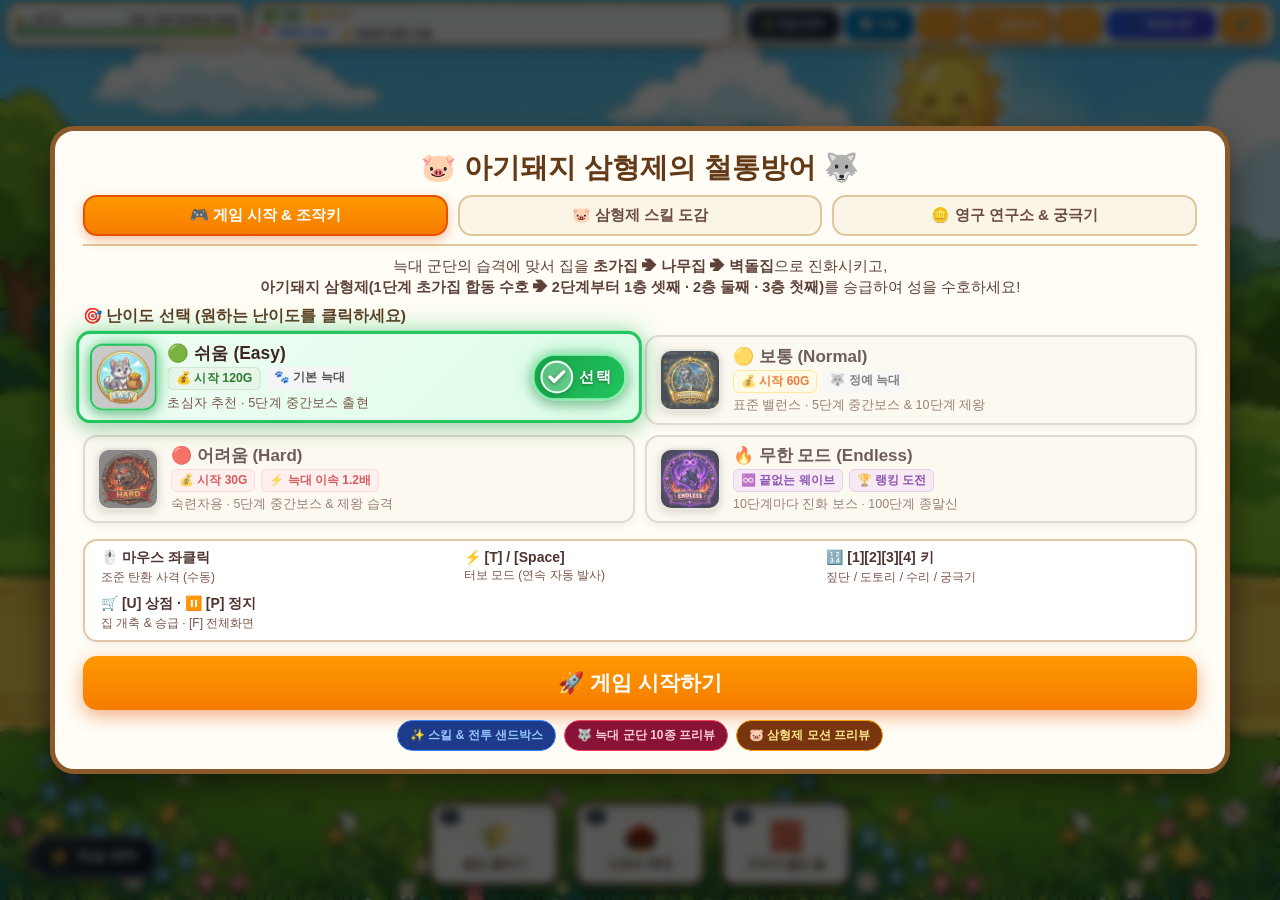
<file: index.html>
<!DOCTYPE html>
<html lang="ko">
<head>
    <meta charset="UTF-8">
    <meta name="viewport" content="width=device-width, initial-scale=1.0, maximum-scale=1.0, user-scalable=no, viewport-fit=cover">
    <title>아기돼지 삼형제의 철통방어 (Three Little Pigs: Home Defense)</title>
    <link rel="stylesheet" href="style.css">
</head>
<body>

<div id="game-container">
    <!-- 모바일 세로모드 시 가로 회전 안내 배너 -->
    <div id="mobile-rotate-notice" class="mobile-rotate-notice hidden">
        <span class="rotate-notice-text">📱 스마트폰을 <strong>가로 모드</strong>로 돌리시면 게임 화면이 훨씬 시원해집니다!</span>
        <button id="banner-landscape-btn" class="banner-rotate-btn" type="button">🔄 가로 전환</button>
    </div>

    <!-- 게임 캔버스 -->
    <canvas id="game-canvas"></canvas>

    <!-- 보스 대형 상단 체력바 -->
    <div id="boss-hud-container" class="boss-hud-container hidden">
        <div class="boss-hud-title">👑 힙스터 빅 배드 울프 제왕</div>
        <div class="boss-hud-bar-bg">
            <div id="boss-hud-bar-fill" class="boss-hud-bar-fill"></div>
        </div>
        <div id="boss-hud-hp-text" class="boss-hud-hp-text">100%</div>
    </div>

    <!-- 상단 HUD -->
    <div id="top-hud">
        <!-- 집 체력 -->
        <div class="hud-panel health-container">
            <div class="health-label">
                <span>🏡 내구도</span>
                <span id="house-hp-text">150 / 150 (따뜻한 짚집)</span>
            </div>
            <div class="health-bar-bg">
                <div id="house-hp-fill" class="health-bar-fill"></div>
            </div>
        </div>

        <!-- 골드 & 웨이브 & 난이도 -->
        <div class="hud-panel">
            <div id="diff-badge" class="diff-badge-pill diff-badge-easy">🟢 쉬움</div>
            <div id="user-title-badge" class="user-title-pill hidden"></div>
            <div class="gold-badge">
                🪙 <span id="gold-display">50</span>G
                <span id="gold-bonus-badge" class="gold-bonus-pill hidden">+0%</span>
            </div>
            <div class="wave-badge">
                🚩 <span id="wave-display">WAVE 1/10</span>
                <span id="stage-theme-display" class="stage-theme-badge">☀️ 화창한 동화 초원</span>
                <span id="stat-awakening-badge" class="stat-awakening-badge hidden" title="스탯 ALL MAX 각성! 5초 주기 50% 확률로 천벌의 벼락 자동 강타">⚡ 요새 신성 각성</span>
            </div>
        </div>

        <!-- 제어 버튼 (상점 & 사운드 & 전체화면 & 일시정지 & 터보 자동 연사) -->
        <div class="hud-panel hud-controls">
            <button id="turbo-btn" class="hud-btn turbo-hud-btn" title="도토리 연속 발사 터보 모드 [단축키: T 또는 스페이스바]" type="button">⚡ 터보 OFF</button>
            <button id="hud-landscape-btn" class="hud-btn landscape-hud-btn" title="가로모드 화면전환">🔄 가로</button>
            <button id="pause-btn" class="hud-btn" title="일시정지 [P]">⏸️</button>
            <button id="shop-btn" class="hud-btn">🔨 상점 [U]</button>
            <button id="fullscreen-btn" class="hud-btn" title="전체화면 [F]">⛶</button>
            <button id="bgm-btn" class="hud-btn bgm-hud-btn" type="button" aria-label="배경음악 끄기" aria-pressed="true" title="배경음악 켜기/끄기">🎵 BGM ON</button>
            <button id="sound-btn" class="hud-btn" type="button" aria-label="전체 사운드 켜기/끄기">🔊</button>
        </div>
    </div>

    <!-- 하단 삼형제 스킬 핫바 -->
    <div id="skills-hotbar">
        <div id="skill-1" class="skill-slot">
            <span class="skill-key">1</span>
            <div class="skill-icon">🌾</div>
            <div id="skill-1-name" class="skill-name">짚단 굴리기</div>
            <span id="skill-1-combo-tag" class="skill-combo-tag hidden">✨연계 1</span>
            <div class="skill-overlay"></div>
            <div class="skill-timer">0.0</div>
        </div>

        <div id="skill-2" class="skill-slot">
            <span class="skill-key">2</span>
            <div class="skill-icon">🌰</div>
            <div id="skill-2-name" class="skill-name">도토리 폭격</div>
            <span id="skill-2-combo-tag" class="skill-combo-tag hidden">✨연계 1</span>
            <div class="skill-overlay"></div>
            <div class="skill-timer">0.0</div>
        </div>

        <div id="skill-3" class="skill-slot">
            <span class="skill-key">3</span>
            <div class="skill-icon">🧱</div>
            <div id="skill-3-name" class="skill-name">수리 & 끓는 솥</div>
            <span id="skill-3-combo-tag" class="skill-combo-tag hidden">✨연계 1</span>
            <div class="skill-overlay"></div>
            <div class="skill-timer">0.0</div>
        </div>

        <div id="skill-4" class="skill-slot ultimate-slot hidden">
            <span class="skill-key">4</span>
            <div class="skill-icon">🌪️</div>
            <div id="skill-4-name" class="skill-name">천지개벽 대회오리</div>
            <div class="skill-overlay"></div>
            <div class="skill-timer">0.0</div>
        </div>
    </div>

    <!-- ⚡ 도토리 자동 연사 퀵 터보 플로팅 버튼 (모바일/PC 어디서나 원클릭 토글) -->
    <button id="quick-turbo-btn" class="quick-turbo-btn" title="도토리 연속 발사 터보 모드 [단축키: T 또는 스페이스바]" type="button">
        <span class="turbo-icon">⚡</span>
        <span class="turbo-label">터보 OFF</span>
    </button>

    <!-- 1. 시작 모달 -->
    <div id="start-modal" class="modal-overlay active">
        <div class="modal-card start-modal-card">
            <h1 class="modal-title" style="margin-bottom: 2px;">🐷 아기돼지 삼형제의 철통방어 🐺</h1>

            <!-- 상단 탭 네비게이션 -->
            <div class="start-tabs">
                <button id="tab-start-play-btn" class="start-tab-btn active">🎮 게임 시작 & 조작키</button>
                <button id="tab-start-pigs-btn" class="start-tab-btn">🐷 삼형제 스킬 도감</button>
                <button id="tab-start-meta-btn" class="start-tab-btn">🪙 영구 연구소 & 궁극기</button>
            </div>

            <!-- ================= [탭 1: 첫 화면 - 게임 시작 & 조작키 (세로 스크롤바 없음!)] ================= -->
            <div id="tab-start-play-content">
                <p class="splash-desc-compact">
                    늑대 군단의 습격에 맞서 집을 <strong>초가집 ➔ 나무집 ➔ 벽돌집</strong>으로 진화시키고,<br>
                    <strong>아기돼지 삼형제(1단계 초가집 합동 수호 ➔ 2단계부터 1층 셋째 · 2층 둘째 · 3층 첫째)</strong>를 승급하여 성을 수호하세요!
                </p>

                <!-- 모바일 가로모드 화면전환 버튼 배너 -->
                <div class="mobile-landscape-banner">
                    <button id="start-landscape-btn" class="landscape-action-btn" type="button">
                        <span class="btn-rotate-icon">🔄</span>
                        <span class="btn-rotate-title">가로 모드로 화면 전환</span>
                        <span class="btn-rotate-sub">📱 16:9 쾌적 플레이</span>
                    </button>
                </div>

                <!-- 난이도 선택 그리드 -->
                <div class="diff-select-box-compact">
                    <div class="diff-select-title-compact">🎯 난이도 선택 (원하는 난이도를 클릭하세요)</div>
                    <div class="diff-grid-compact">
                        <div class="diff-card active" data-diff="easy" id="diff-card-easy">
                            <div class="diff-check-badge">
                                <div class="badge-icon-circle">
                                    <svg class="badge-check-svg" viewBox="0 0 24 24">
                                        <polyline points="20 6 9 17 4 12"></polyline>
                                    </svg>
                                </div>
                                <span class="badge-text">선택</span>
                            </div>
                            <img class="diff-card-img" src="assets/diff_easy.jpg" alt="쉬움 난이도">
                            <div class="diff-card-info">
                                <div class="diff-card-name">🟢 쉬움 (Easy)</div>
                                <div class="diff-card-badges">
                                    <span class="diff-badge green">💰 시작 120G</span>
                                    <span class="diff-badge">🐾 기본 늑대</span>
                                </div>
                                <div class="diff-card-desc">초심자 추천 · 5단계 중간보스 출현</div>
                            </div>
                        </div>
                        <div class="diff-card" data-diff="normal" id="diff-card-normal">
                            <div class="diff-check-badge">
                                <div class="badge-icon-circle">
                                    <svg class="badge-check-svg" viewBox="0 0 24 24">
                                        <polyline points="20 6 9 17 4 12"></polyline>
                                    </svg>
                                </div>
                                <span class="badge-text">선택</span>
                            </div>
                            <img class="diff-card-img" src="assets/diff_normal.jpg" alt="보통 난이도">
                            <div class="diff-card-info">
                                <div class="diff-card-name">🟡 보통 (Normal)</div>
                                <div class="diff-card-badges">
                                    <span class="diff-badge amber">💰 시작 60G</span>
                                    <span class="diff-badge">🐺 정예 늑대</span>
                                </div>
                                <div class="diff-card-desc">표준 밸런스 · 5단계 중간보스 & 10단계 제왕</div>
                            </div>
                        </div>
                        <div class="diff-card" data-diff="hard" id="diff-card-hard">
                            <div class="diff-check-badge">
                                <div class="badge-icon-circle">
                                    <svg class="badge-check-svg" viewBox="0 0 24 24">
                                        <polyline points="20 6 9 17 4 12"></polyline>
                                    </svg>
                                </div>
                                <span class="badge-text">선택</span>
                            </div>
                            <img class="diff-card-img" src="assets/diff_hard.jpg" alt="어려움 난이도">
                            <div class="diff-card-info">
                                <div class="diff-card-name">🔴 어려움 (Hard)</div>
                                <div class="diff-card-badges">
                                    <span class="diff-badge red">💰 시작 30G</span>
                                    <span class="diff-badge red">⚡ 늑대 이속 1.2배</span>
                                </div>
                                <div class="diff-card-desc">숙련자용 · 5단계 중간보스 & 제왕 습격</div>
                            </div>
                        </div>
                        <div class="diff-card special-diff" data-diff="endless" id="diff-card-endless">
                            <div class="diff-check-badge">
                                <div class="badge-icon-circle">
                                    <svg class="badge-check-svg" viewBox="0 0 24 24">
                                        <polyline points="20 6 9 17 4 12"></polyline>
                                    </svg>
                                </div>
                                <span class="badge-text">선택</span>
                            </div>
                            <img class="diff-card-img" src="assets/diff_endless.jpg" alt="무한 서바이벌">
                            <div class="diff-card-info">
                                <div class="diff-card-name">🔥 무한 모드 (Endless)</div>
                                <div class="diff-card-badges">
                                    <span class="diff-badge purple">♾️ 끝없는 웨이브</span>
                                    <span class="diff-badge purple">🏆 랭킹 도전</span>
                                </div>
                                <div class="diff-card-desc">10단계마다 진화 보스 · 100단계 종말신</div>
                            </div>
                        </div>
                    </div>
                </div>

                <!-- 조작 버튼 설명 (한눈에 들어오는 컴팩트 가이드) -->
                <div class="controls-guide-compact">
                    <div class="ctrl-item">
                        <span class="ctrl-key">🖱️ 마우스 좌클릭</span>
                        <span class="ctrl-desc">조준 탄환 사격 (수동)</span>
                    </div>
                    <div class="ctrl-item">
                        <span class="ctrl-key">⚡ [T] / [Space]</span>
                        <span class="ctrl-desc">터보 모드 (연속 자동 발사)</span>
                    </div>
                    <div class="ctrl-item">
                        <span class="ctrl-key">🔢 [1][2][3][4] 키</span>
                        <span class="ctrl-desc">짚단 / 도토리 / 수리 / 궁극기</span>
                    </div>
                    <div class="ctrl-item">
                        <span class="ctrl-key">🛒 [U] 상점 · ⏸️ [P] 정지</span>
                        <span class="ctrl-desc">집 개축 & 승급 · [F] 전체화면</span>
                    </div>
                </div>

                <!-- 에셋 사전 로딩 진행바 -->
                <div id="asset-preload-container" class="asset-preload-container">
                    <div class="preload-label">
                        <span id="preload-status-text">🐷 아기돼지 삼형제가 동화마을을 준비하는 중...</span>
                        <span id="preload-percent-text">0%</span>
                    </div>
                    <div class="preload-bar-bg">
                        <div id="preload-bar-fill" class="preload-bar-fill" style="width: 0%;"></div>
                    </div>
                </div>

                <!-- 게임 시작 버튼 (첫 화면 하단에 바로 노출) -->
                <button id="start-btn" class="primary-btn start-play-btn" disabled>동화마을 준비 중... ⏳</button>

                <!-- 프리뷰 & 샌드박스 바로가기 바 -->
                <div style="display: flex; gap: 8px; justify-content: center; margin-top: 10px; flex-wrap: wrap;">
                    <a href="skills_preview.html" target="_blank" style="padding: 6px 12px; background: #1e3a8a; border: 1px solid #3b82f6; border-radius: 999px; color: #93c5fd; font-size: 12px; text-decoration: none; font-weight: 700; display: inline-flex; align-items: center; gap: 4px; transition: all 0.2s;">✨ 스킬 & 전투 샌드박스</a>
                    <a href="wolf_sprites_preview.html" target="_blank" style="padding: 6px 12px; background: #881337; border: 1px solid #f43f5e; border-radius: 999px; color: #fecdd3; font-size: 12px; text-decoration: none; font-weight: 700; display: inline-flex; align-items: center; gap: 4px; transition: all 0.2s;">🐺 늑대 군단 10종 프리뷰</a>
                    <a href="pig_sprites_preview.html" target="_blank" style="padding: 6px 12px; background: #78350f; border: 1px solid #f59e0b; border-radius: 999px; color: #fde68a; font-size: 12px; text-decoration: none; font-weight: 700; display: inline-flex; align-items: center; gap: 4px; transition: all 0.2s;">🐷 삼형제 모션 프리뷰</a>
                </div>
            </div>

            <!-- ================= [탭 2: 삼형제 스킬 도감] ================= -->
            <div id="tab-start-pigs-content" class="hidden">
                <div class="menu-pigs-spec-box" style="margin-top: 4px;">
                    <div class="menu-section-title" style="margin-bottom: 8px;">🐷 아기돼지 삼형제 층별 배치 및 스킬 도감</div>
                    <div class="menu-pigs-grid">
                        <div class="menu-pig-card">
                            <img src="assets/pig1.png" alt="첫째 돼지" style="width: 72px; height: 72px; border-radius: 16px; object-fit: contain; background: #fff8e1; border: 2.5px solid #ff9800; box-shadow: 0 3px 8px rgba(0,0,0,0.15); flex-shrink: 0; padding: 4px;">
                            <div class="menu-pig-info">
                                <div class="menu-pig-name">첫째 돼지 (짚의 명인 · 3층 옥상 / 1단계 1층)</div>
                                <div class="menu-pig-ranks">
                                    <div>★1성: 거대 짚단 굴리기 (넉백 & 감속)</div>
                                    <div>★2성: 🔥 불타는 짚단 (관통 화염 + 넉백 1.5배)</div>
                                    <div>★3성: 👑 황금 태풍 짚단 2연타 (화면 전원 넉백)</div>
                                    <div style="color: #d97706; margin-top: 2px; font-weight: bold;">✨ 연계 콤보 (상점 해금): 🌾 화염 가시밭 잔류 (1단계: 4초 화염장판 / 2단계: 8초 황금가시밭 속박 & 방어력 30% 감소)</div>
                                </div>
                            </div>
                        </div>
                        <div class="menu-pig-card">
                            <img src="assets/pig2.png" alt="둘째 돼지" style="width: 72px; height: 72px; border-radius: 16px; object-fit: contain; background: #efebe9; border: 2.5px solid #8d6e63; box-shadow: 0 3px 8px rgba(0,0,0,0.15); flex-shrink: 0; padding: 4px;">
                            <div class="menu-pig-info">
                                <div class="menu-pig-name">둘째 돼지 (도토리 명사수 · 2층 발코니 / 1단계 1층)</div>
                                <div class="menu-pig-ranks">
                                    <div>★1성: 도토리 5발 조준 폭격</div>
                                    <div>★2성: 🧨 다이너마이트 7발 (공중 풍선/우산늑대 격추) + 새총 지원사격</div>
                                    <div>★3성: 🚀 핵도토리 10발 융단폭격 + 2초 전원 기절</div>
                                    <div style="color: #8d6e63; margin-top: 2px; font-weight: bold;">✨ 연계 콤보 (상점 해금): 💣 다이너마이트 2차 클러스터 (1단계: 5발 유탄 2차폭발 / 2단계: 10발 고폭탄 + 바닥 유황 지뢰 3개)</div>
                                </div>
                            </div>
                        </div>
                        <div class="menu-pig-card">
                            <img src="assets/pig3.png" alt="셋째 돼지" style="width: 72px; height: 72px; border-radius: 16px; object-fit: contain; background: #ffebee; border: 2.5px solid #d32f2f; box-shadow: 0 3px 8px rgba(0,0,0,0.15); flex-shrink: 0; padding: 4px;">
                            <div class="menu-pig-info">
                                <div class="menu-pig-name">셋째 돼지 (철통 수호자 · 1층 성문 수리 & 방패)</div>
                                <div class="menu-pig-ranks">
                                    <div>★ 1단계: 체력 40% 즉시 수리 + 펄펄 끓는 가마솥</div>
                                    <div>👑 2단계 (마스터 MAX): 🎯 대공 요격포 & 황금 수리 (하늘 공중늑대(풍선/우산) 일제 격추 + 체력 65% 대량 복구 + 끓는 기름솥)</div>
                                    <div style="color: #dc2626; margin-top: 2px; font-weight: bold;">✨ 연계 콤보 (상점 해금): ♨️ 요새 증기 충격파 & 용암 대공포 (1단계: 고압증기 넉백+공속 50% / 2단계: 플라즈마 펄스 스턴+용암 대공포 3연발+5초 무적)</div>
                                </div>
                            </div>
                        </div>
                    </div>
                </div>
            </div>

            <!-- ================= [탭 3: 영구 연구소 & 궁극기] ================= -->
            <div id="tab-start-meta-content" class="hidden">
                <div class="menu-meta-box" style="margin-top: 4px;">
                    <div class="menu-section-header">
                        <div class="menu-section-title">🪙 영구 골드 연구소 (코인 메타 투자)</div>
                        <div class="menu-bank-display">
                            저축된 금고: 🪙 <strong id="menu-bank-gold">0</strong>G
                        </div>
                    </div>
                    <div class="menu-meta-status">
                        현재 골드 획득 배율: <span class="meta-gold-highlight">+<span id="menu-gold-bonus">0</span>% 추가 획득 중! (최대 +200%)</span>
                    </div>
                    <p class="menu-meta-desc">
                        게임 클리어 및 무한모드 종료 후 남은 골드로 영구 골드 버프에 투자하세요!<br>
                        <strong>100 골드마다 +1%</strong> 게임 중 모든 골드 획득량이 영구적으로 증가합니다. (최대 <strong>+200%</strong>)
                    </p>
                    <div class="meta-invest-grid">
                        <button class="meta-invest-btn" data-percent="1">+1% (100G)</button>
                        <button class="meta-invest-btn" data-percent="10">+10% (1,000G)</button>
                        <button class="meta-invest-btn" data-percent="50">+50% (5,000G)</button>
                        <button class="meta-invest-btn" data-percent="100">+100% (10,000G)</button>
                        <button class="meta-invest-btn" data-percent="200">+200% (20,000G)</button>
                        <button id="meta-invest-all-btn" class="meta-invest-btn all-in">💎 전액 투자 (All-in)</button>
                    </div>
                    <div style="margin-top: 6px; display: flex; gap: 8px; justify-content: flex-end; flex-wrap: wrap;">
                        <button id="meta-test-add-gold-btn" class="meta-small-btn">🎁 +500G 충전</button>
                        <button id="meta-test-add-10k-btn" class="meta-small-btn" style="background: #f3e8ff; border-color: #d8b4fe; color: #7e22ce;">🎁 +10,000G (궁극기용)</button>
                        <button id="meta-test-add-1m-btn" class="meta-small-btn" style="background: #fef3c7; border-color: #f59e0b; color: #b45309;">🎁 +100만G (칭호용)</button>
                        <button id="meta-test-add-100m-btn" class="meta-small-btn" style="background: #e0f2fe; border-color: #0284c7; color: #0369a1;">🎁 +1억G (최종칭호용)</button>
                        <button id="meta-test-clear-100w-btn" class="meta-small-btn" style="background: #fdf2f8; border-color: #ec4899; color: #be185d;">👑 100W 클리어(핵초보 해금)</button>
                        <button id="meta-test-max-all-btn" class="meta-small-btn" style="background: #ecfdf5; border-color: #10b981; color: #047857;">⚡ 모든 능력 MAX 플래그</button>
                    </div>

                    <!-- 일반공격 적 밀치기 (넉백) 연구: 750G당 +1%, 최대 15% -->
                    <div class="menu-knockback-skill-box" id="menu-knockback-box" style="margin-top: 10px; padding: 12px 14px; background: #f0f9ff; border: 1.5px solid #0284c7; border-radius: 12px;">
                        <div class="menu-section-header">
                            <div class="menu-section-title" style="color: #0284c7;">💨 일반공격 적 밀치기 (넉백) 연구</div>
                            <div class="menu-bank-display">
                                현재 밀치기 확률: 💨 <strong id="menu-knockback-val" style="color: #0284c7;">0</strong>% / 15% (MAX)
                            </div>
                        </div>
                        <p class="menu-meta-desc" style="margin: 6px 0 10px;">
                            일반 공격(도토리 새총) 적중 시 적을 <strong>맵의 20분의 1 (64px)</strong> 만큼 뒤로 밀쳐냅니다!<br>
                            <strong>750 금고 골드마다 +1%</strong> 확률이 증가합니다. (메뉴에서 최대 <strong>15%</strong>까지 강화 가능)
                        </p>
                        <div style="display: flex; gap: 10px; align-items: center; justify-content: space-between; flex-wrap: wrap;">
                            <div style="font-size: 13px; color: #444; line-height: 1.5;">
                                • 강화 비용: <strong style="color: #d97706;">750G</strong> (1회당 +1% 상승)<br>
                                • 현재 효과: <strong id="menu-knockback-effect-text" style="color: #0284c7;">0% 확률로 적을 64px 밀침</strong>
                            </div>
                            <button id="menu-buy-knockback-btn" class="meta-knockback-btn">
                                💨 밀치기 확률 +1% 강화 (750G)
                            </button>
                        </div>
                    </div>

                    <!-- 궁극기: 모든 능력치 MAX & 메뉴 10,000 코인 해금 스킬 -->
                    <div class="menu-ultimate-skill-box" id="menu-ultimate-box">
                        <div class="menu-section-header">
                            <div class="menu-section-title" style="color: #9c27b0;">🌪️ 전설의 궁극기: 천지개벽 대회오리 폭풍</div>
                            <div id="menu-ultimate-badge" class="ultimate-badge-locked">🔒 잠김</div>
                        </div>
                        <p class="menu-ultimate-desc" style="font-size: 13px; line-height: 1.5; color: #555; margin: 6px 0 10px;">
                            <strong>해금 조건:</strong> 모든 능력을 MAX로 찍고 + 메뉴 금고에 <strong>10,000 코인</strong> 수집 시 해금!<br>
                            <strong>전투 효과:</strong> 인게임에서 <strong>35초 쿨타임으로 [4] 키를 눌러 수동 발사!</strong> 화면 전체를 뒤덮는 초거대 대회오리가 <strong>하늘의 풍선늑대 풍선까지 단숨에 폭파</strong>시키고 <strong>늑대들을 하늘 높이 날려 360도 회전시키며 날려버립니다!</strong>
                        </p>
                        <div style="display: flex; gap: 12px; align-items: center; justify-content: space-between; flex-wrap: wrap;">
                            <div style="font-size: 13px; color: #444; line-height: 1.6;">
                                • 모든 능력 MAX 달성: <strong id="menu-max-check" style="color: #dc2626;">❌ 미달성</strong><br>
                                • 금고 코인: <strong id="menu-coin-check" style="color: #ea580c;">0 / 10,000G</strong>
                            </div>
                            <button id="menu-buy-ultimate-btn" class="ultimate-buy-btn" disabled>
                                ⚡ 10,000 코인으로 궁극기 해금
                            </button>
                        </div>
                    </div>

                    <!-- 🔥 무한 모드 전용 투사체 데미지 강화: 1%당 5,000G, 최대 +1000% -->
                    <div class="menu-endless-dmg-box" id="menu-endless-dmg-box" style="margin-top: 10px; padding: 12px 14px; background: #fff7ed; border: 1.5px solid #ea580c; border-radius: 12px;">
                        <div class="menu-section-header">
                            <div class="menu-section-title" style="color: #ea580c;">🔥 무한 모드 전용 투사체 데미지 강화 (최대 +1,000%)</div>
                            <div class="menu-bank-display">
                                무한 공격력: 🔥 <strong id="menu-endless-dmg-val" style="color: #ea580c;">+0%</strong> / +1,000% (MAX)
                            </div>
                        </div>
                        <p class="menu-meta-desc" style="margin: 6px 0 10px;">
                            <strong>무한 모드(Endless)</strong>에서만 삼형제의 모든 일반 투사체 데미지가 곱연산으로 대폭 증폭됩니다!<br>
                            <strong>5,000 금고 골드마다 +1%</strong> 데미지가 영구 강화됩니다. (최대 <strong>+1,000%</strong>까지 강화 가능, 스토리 모드는 밸런스 유지)
                        </p>
                        <div class="meta-invest-grid" style="margin-bottom: 6px;">
                            <button class="meta-endless-dmg-btn" data-amount="1">+1% (5,000G)</button>
                            <button class="meta-endless-dmg-btn" data-amount="10">+10% (50,000G)</button>
                            <button class="meta-endless-dmg-btn" data-amount="100">+100% (500,000G)</button>
                            <button id="meta-endless-dmg-all-btn" class="meta-invest-btn all-in" style="background: linear-gradient(135deg, #ea580c, #c2410c);">💎 전액 강화 (All-in)</button>
                        </div>
                    </div>

                    <!-- 👑 전설의 명예 칭호 상점 -->
                    <div class="menu-titles-shop-box" id="menu-titles-shop-box" style="margin-top: 10px; padding: 12px 14px; background: #faf5ff; border: 1.5px solid #a855f7; border-radius: 12px;">
                        <div class="menu-section-header">
                            <div class="menu-section-title" style="color: #9333ea;">👑 전설의 명예 칭호 상점 (칭호 승급 트리)</div>
                            <div class="menu-bank-display">
                                현재 장착 칭호: <span id="menu-current-title-badge" class="current-title-tag">없음</span>
                            </div>
                        </div>
                        <p class="menu-meta-desc" style="margin: 6px 0 10px;">
                            무한 모드 100웨이브를 최종 돌파하면 <strong>【핵초보】</strong> 칭호가 무료로 해금됩니다!<br>
                            이후 금고 골드로 차례대로 승급하여 전설의 칭호들을 장착하고 상단 HUD 및 전장에 뽐내보세요.
                        </p>
                        <div id="titles-cards-container" class="titles-cards-grid">
                            <!-- JS renderMenuMetaUI에서 실시간 렌더링 -->
                        </div>
                    </div>
                </div>
            </div>
        </div>
    </div>

    <!-- 2. 상점 모달 (집 개축 & 삼형제 승급 탭) -->
    <div id="shop-modal" class="modal-overlay">
        <div class="modal-card">
            <h2 class="modal-title">🔨 집 개축 및 삼형제 승급 상점</h2>
            <div style="font-size: 17px; font-weight: 900; color: #d97706; margin-bottom: 8px;">
                보유 골드: 🪙 <span id="shop-gold-text">0</span>G
            </div>
            <!-- 테스트용 원클릭 빠른 버튼 -->
            <div style="margin-bottom: 8px; display: flex; gap: 6px; justify-content: center; flex-wrap: wrap;">
                <button id="shop-test-add-gold-btn" class="meta-small-btn" style="padding: 3px 8px; font-size: 11px;">🎁 +1,000G</button>
                <button id="shop-test-max-stats-btn" class="meta-small-btn" style="padding: 3px 8px; font-size: 11px; background: #fef08a; border-color: #eab308; color: #854d0e;">⚡ 4대 스탯 ALL MAX</button>
                <button id="shop-test-max-pigs-btn" class="meta-small-btn" style="padding: 3px 8px; font-size: 11px; background: #e0f2fe; border-color: #0284c7; color: #0369a1;">🐷 삼형제 기본 MAX</button>
            </div>

            <!-- 상점 상단 탭 -->
            <div class="shop-tabs">
                <button id="tab-house-btn" class="shop-tab-btn active">🏡 집 개축 & 스탯</button>
                <button id="tab-pigs-btn" class="shop-tab-btn">👑 삼형제 개별 승급</button>
            </div>

            <!-- 탭 1: 집 개축 & 기본 스탯 강화 -->
            <div id="shop-tab-house-content">
                <!-- 집 진화 배너 -->
                <div class="house-evolve-card">
                    <div class="house-evolve-info">
                        <h4 id="evolve-title">2단계: 아늑한 통나무집</h4>
                        <p id="evolve-desc">체력 350, 방어력 대폭 증가, 2층 발코니 사격 지원 개방 (비용: 150G)</p>
                    </div>
                    <button id="evolve-house-btn" class="shop-buy-btn" style="padding: 10px 18px; font-size: 14px;">
                        통나무집 신축 (150G)
                    </button>
                </div>

                <!-- 스탯 업그레이드 그리드 -->
                <div class="shop-grid">
                    <div id="upg-damage" class="shop-item">
                        <div class="shop-item-icon">🍎</div>
                        <div class="shop-item-info">
                            <div class="shop-item-name">투사체 데미지</div>
                            <div class="shop-item-desc">사과/돌멩이 공격력 증가</div>
                            <div class="shop-item-level">Lv. 1 / 5</div>
                        </div>
                        <button class="shop-buy-btn" data-upg-key="damageLevel">70G</button>
                    </div>

                    <div id="upg-speed" class="shop-item">
                        <div class="shop-item-icon">⚡</div>
                        <div class="shop-item-info">
                            <div class="shop-item-name">사격 속도</div>
                            <div class="shop-item-desc">투사체 발사 딜레이 감소</div>
                            <div class="shop-item-level">Lv. 1 / 5</div>
                        </div>
                        <button class="shop-buy-btn" data-upg-key="attackSpeedLevel">80G</button>
                    </div>

                    <div id="upg-cd" class="shop-item">
                        <div class="shop-item-icon">⏳</div>
                        <div class="shop-item-info">
                            <div class="shop-item-name">스킬 쿨다운</div>
                            <div class="shop-item-desc">삼형제 스킬 쿨타임 단축</div>
                            <div class="shop-item-level">Lv. 1 / 5</div>
                        </div>
                        <button class="shop-buy-btn" data-upg-key="cooldownLevel">90G</button>
                    </div>

                    <div id="upg-repair" class="shop-item">
                        <div class="shop-item-icon">🔧</div>
                        <div class="shop-item-info">
                            <div class="shop-item-name">자동 수리</div>
                            <div class="shop-item-desc">집 체력 초당 자동 회복</div>
                            <div class="shop-item-level">Lv. 0 / 5</div>
                        </div>
                        <button class="shop-buy-btn" data-upg-key="autoRepairLevel">60G</button>
                    </div>
                </div>
            </div>

            <!-- 탭 2: 아기돼지 삼형제 개별 승급 -->
            <div id="shop-tab-pigs-content" class="pigs-upgrade-container hidden">
                <!-- 첫째 돼지 -->
                <div class="pig-upgrade-card" id="pig-card-1">
                    <div class="pig-card-main">
                        <div class="pig-avatar-wrap">
                            <img src="assets/pig1.png" alt="첫째 돼지" style="width: 52px; height: 52px; border-radius: 12px; object-fit: contain; background: #fff8e1; border: 2.5px solid #ff9800; display: block; padding: 2px;">
                            <div class="pig-rank-badge" id="pig-1-badge">★ 1성</div>
                        </div>
                        <div class="pig-upgrade-info">
                            <div class="pig-upgrade-header">
                                <span class="pig-upgrade-name">첫째 돼지 (짚의 명인 · 1층)</span>
                                <span class="pig-current-skill" id="pig-1-skill-name">스킬: 일반 짚단</span>
                            </div>
                            <div class="pig-upgrade-desc" id="pig-1-desc">직선으로 거대 짚단을 굴려 늑대를 넉백시키고 3초 감속을 겁니다.</div>
                            <div class="pig-upgrade-next" id="pig-1-next">다음 승급: ★★ 불타는 짚단 (화염 관통 피해 + 넉백 1.5배)</div>
                        </div>
                        <button class="shop-buy-btn" id="pig-1-upg-btn" data-pig-id="1">120G</button>
                    </div>
                    <!-- 🌾 첫째 돼지 2단계 연계 콤보 스킬 -->
                    <div class="pig-combo-row" id="pig-1-combo-row" style="display: none;">
                        <div class="pig-combo-badge" id="pig-1-combo-badge">✨ 콤보 1단계 미습득</div>
                        <div class="pig-combo-info">
                            <div class="pig-combo-title" id="pig-1-combo-title">🌾 화염 가시밭 잔류 (1번 연계)</div>
                            <div class="pig-combo-desc" id="pig-1-combo-desc">짚단 궤적에 4초간 화염 장판 잔류 (초당 40 피해 + 35% 감속)</div>
                        </div>
                        <button class="shop-buy-btn pig-combo-btn" id="pig-1-combo-btn" data-combo-pig="1">220G</button>
                    </div>
                </div>

                <!-- 둘째 돼지 -->
                <div class="pig-upgrade-card" id="pig-card-2">
                    <div class="pig-card-main">
                        <div class="pig-avatar-wrap">
                            <img src="assets/pig2.png" alt="둘째 돼지" style="width: 52px; height: 52px; border-radius: 12px; object-fit: contain; background: #efebe9; border: 2.5px solid #8d6e63; display: block; padding: 2px;">
                            <div class="pig-rank-badge" id="pig-2-badge">★ 1성</div>
                        </div>
                        <div class="pig-upgrade-info">
                            <div class="pig-upgrade-header">
                                <span class="pig-upgrade-name">둘째 돼지 (도토리 명사수 · 2층)</span>
                                <span class="pig-current-skill" id="pig-2-skill-name">스킬: 5연발 도토리</span>
                            </div>
                            <div class="pig-upgrade-desc" id="pig-2-desc">지정한 마우스 좌표에 5발의 도토리 폭탄을 투하합니다.</div>
                            <div class="pig-upgrade-next" id="pig-2-next">다음 승급: ★★ 다이너마이트 도토리 (7발 폭격 + 공중 늑대(풍선/우산) 폭파 격추 + 폭발 반경 1.4배)</div>
                        </div>
                        <button class="shop-buy-btn" id="pig-2-upg-btn" data-pig-id="2">140G</button>
                    </div>
                    <!-- 💣 둘째 돼지 2단계 연계 콤보 스킬 -->
                    <div class="pig-combo-row" id="pig-2-combo-row" style="display: none;">
                        <div class="pig-combo-badge" id="pig-2-combo-badge">✨ 콤보 1단계 미습득</div>
                        <div class="pig-combo-info">
                            <div class="pig-combo-title" id="pig-2-combo-title">💣 다이너마이트 2차 클러스터 (2번 연계)</div>
                            <div class="pig-combo-desc" id="pig-2-combo-desc">폭발 시 5개 유탄 파편이 공중/지상으로 튀어 2차 연쇄 폭발</div>
                        </div>
                        <button class="shop-buy-btn pig-combo-btn" id="pig-2-combo-btn" data-combo-pig="2">250G</button>
                    </div>
                </div>

                <!-- 셋째 돼지 -->
                <div class="pig-upgrade-card" id="pig-card-3">
                    <div class="pig-card-main">
                        <div class="pig-avatar-wrap">
                            <img src="assets/pig3.png" alt="셋째 돼지" style="width: 52px; height: 52px; border-radius: 12px; object-fit: contain; background: #ffebee; border: 2.5px solid #d32f2f; display: block; padding: 2px;">
                            <div class="pig-rank-badge" id="pig-3-badge">★ 1단계</div>
                        </div>
                        <div class="pig-upgrade-info">
                            <div class="pig-upgrade-header">
                                <span class="pig-upgrade-name">셋째 돼지 (벽돌의 마스터 · 3층)</span>
                                <span class="pig-current-skill" id="pig-3-skill-name">스킬: 수리 & 가마솥</span>
                            </div>
                            <div class="pig-upgrade-desc" id="pig-3-desc">집 체력을 즉시 40% 회복하고 집 앞 늑대들에게 끓는 물을 붓습니다.</div>
                            <div class="pig-upgrade-next" id="pig-3-next">다음 승급: 👑 마스터 [2단계] 대공 요격포 & 황금 수리 (하늘 공중늑대(풍선/우산) 일제 격추 + 65% 회복 + 끓는 기름 솥)</div>
                        </div>
                        <button class="shop-buy-btn" id="pig-3-upg-btn" data-pig-id="3">160G</button>
                    </div>
                    <!-- ♨️ 셋째 돼지 2단계 연계 콤보 스킬 -->
                    <div class="pig-combo-row" id="pig-3-combo-row" style="display: none;">
                        <div class="pig-combo-badge" id="pig-3-combo-badge">✨ 콤보 1단계 미습득</div>
                        <div class="pig-combo-info">
                            <div class="pig-combo-title" id="pig-3-combo-title">♨️ 요새 증기 충격파 & 용암포 (3번 연계)</div>
                            <div class="pig-combo-desc" id="pig-3-combo-desc">수리 가동 시 요새 고압 증기 방출 (접근 적 전원 넉백 + 공속 +50% 버프)</div>
                        </div>
                        <button class="shop-buy-btn pig-combo-btn" id="pig-3-combo-btn" data-combo-pig="3">280G</button>
                    </div>
                </div>
            </div>

            <!-- 모든 스펙 MAX 시 남은 골드 메타 투자 / 금고 입금 박스 -->
            <div id="shop-all-max-box" class="saved-gold-box hidden" style="margin-top: 14px; text-align: center;">
                👑 <strong>모든 스펙 ALL MAX 달성!</strong><br>
                남은 인게임 골드로 즉시 영구 골드/밀치기 강화에 투자하거나 메뉴 금고로 안전하게 저금하세요!<br>
                <div style="margin-top: 8px; display: flex; gap: 8px; justify-content: center; flex-wrap: wrap;">
                    <button id="shop-meta-invest-btn" class="shop-buy-btn" style="background: linear-gradient(135deg, #f59e0b, #d97706); padding: 8px 14px; font-size: 13px;">
                        🔥 +1% 영구 골드 (100G)
                    </button>
                    <button id="shop-knockback-invest-btn" class="shop-buy-btn" style="background: linear-gradient(135deg, #0ea5e9, #0284c7); padding: 8px 14px; font-size: 13px;">
                        💨 +1% 적 밀치기 (750G)
                    </button>
                    <button id="shop-bank-deposit-btn" class="shop-buy-btn" style="background: linear-gradient(135deg, #4caf50, #2e7d32); padding: 8px 14px; font-size: 13px;">
                        🏛️ 남은 골드 금고로 저금
                    </button>
                </div>

                <!-- 상점 궁극기 해금 & 장착 현황 -->
                <div id="shop-ultimate-status-box" style="margin-top: 10px; padding: 10px; background: #faf5ff; border: 1.5px solid #d946ef; border-radius: 12px; text-align: left;">
                    <div style="display: flex; justify-content: space-between; align-items: center;">
                        <span style="font-weight: bold; color: #9c27b0;">🌪️ 전설의 궁극기: 천지개벽 대회오리 폭풍</span>
                        <span id="shop-ultimate-badge" class="ultimate-badge-locked">🔒 잠김</span>
                    </div>
                    <div id="shop-ultimate-status-text" style="font-size: 13px; color: #555; margin: 4px 0;">
                        메뉴 금고에 10,000 코인 보유 시 해금됩니다! (35초 쿨타임 [4] 키 수동 발사)
                    </div>
                    <div style="display: flex; gap: 8px; align-items: center; justify-content: space-between; margin-top: 6px;">
                        <span id="shop-ultimate-coin-count" style="font-size: 12px; color: #666;">금고: 0 / 10,000G</span>
                        <button id="shop-buy-ultimate-btn" class="ultimate-buy-btn" style="padding: 6px 14px; font-size: 13px;" disabled>
                            ⚡ 10,000 코인으로 해금
                        </button>
                    </div>
                </div>
            </div>

            <button id="close-shop-btn" class="primary-btn" style="padding: 10px 32px; font-size: 16px; margin-top: 14px;">
                전투로 복귀하기
            </button>
        </div>
    </div>

    <!-- 3. 엔딩 및 난이도 정복 모달 -->
    <div id="ending-modal" class="modal-overlay">
        <div class="modal-card">
            <div id="ending-badge" class="ending-badge">👑 VICTORY 👑</div>
            <h2 id="ending-modal-title" class="modal-title">🎉 축하합니다! 늑대 격퇴 성공! 🎉</h2>
            <div id="ending-anim-frame" class="ending-anim-frame">
                🐺🔥🧱💨
            </div>
            <p id="ending-desc-text" style="font-size: 15px; line-height: 1.6; color: #444; margin-bottom: 14px;">
                거대 보스 <strong>'빅 배드 울프'</strong>가 벽돌집 굴뚝으로 뛰어들었다가<br>
                펄펄 끓는 가마솥에 엉덩이를 덴 채 비명을 지르며 도망쳤습니다!<br>
                아기돼지 삼형제는 평화로운 보금자리를 지켜냈습니다!
            </p>
            <div class="ending-stats-box">
                <div>진행 난이도: <span id="ending-diff-name" style="color: #2e7d32; font-weight: bold;">쉬움</span></div>
                <div id="ending-score-text" style="font-size: 16px; font-weight: bold; color: #1976d2; margin-top: 3px;">
                    최종 점수: 0점
                </div>
                <div id="ending-rank-row" class="hidden" style="margin-top: 5px;">
                    🏆 달성 랭크: <span class="rank-pill">SSS (전설의 건축가 & 수호자)</span>
                </div>
            </div>

            <div id="ending-unlock-notice" class="unlock-notice-box hidden">
                ✨ <strong>특전 해금: [무한 서바이벌 모드]가 개방되었습니다!</strong> ✨
            </div>

            <div id="ending-gold-saved-box" class="saved-gold-box" style="margin-bottom: 14px;">
                🪙 남은 골드 <strong id="ending-saved-gold-val" style="color: #e65100;">0G</strong>가 메뉴 메타 금고로 안전하게 저축되었습니다!
            </div>

            <div style="display: flex; gap: 12px; justify-content: center; flex-wrap: wrap;">
                <button id="ending-menu-btn" class="primary-btn" style="background: linear-gradient(180deg, #4caf50, #2e7d32); box-shadow: 0 4px 12px rgba(46, 125, 50, 0.4);">
                    🏠 메뉴로 돌아가기
                </button>
                <button id="next-diff-btn" class="primary-btn" style="background: linear-gradient(180deg, #ff9800, #f57c00);">
                    다음 난이도 도전! ⚔️
                </button>
                <button id="endless-btn" class="primary-btn hidden" style="background: linear-gradient(180deg, #e91e63, #c2185b);">
                    무한 서바이벌 모드 도전! 🔥
                </button>
            </div>
        </div>
    </div>

    <!-- 4. 게임오버 모달 -->
    <div id="gameover-modal" class="modal-overlay">
        <div class="modal-card">
            <h2 class="modal-title" style="color: #c62828;">🏚️ 집이 무너졌습니다! 😭</h2>
            <div style="font-size: 54px; margin: 15px 0;">🐷💨 🐺💨</div>
            <p style="font-size: 15px; color: #666; margin-bottom: 14px;">
                늑대들의 끈질긴 공격에 집이 버티지 못했습니다.<br>
                집을 더 빠르게 업그레이드하고 스킬을 적재적소에 활용해보세요!
            </p>
            <div id="gameover-score-text" style="font-size: 16px; font-weight: bold; color: #555; margin-bottom: 12px;">
                도달 웨이브: 1
            </div>
            <div id="gameover-gold-saved-box" class="saved-gold-box" style="margin-bottom: 18px; line-height: 1.5;">
                🔥 <strong>영구 골드 버프 보존:</strong> 현재 보유 중인 <strong>골드 획득 +<span id="gameover-bonus-val" style="color: #e65100; font-size: 18px;">0</span>%</strong> 보너스는 그대로 유지됩니다!<br>
                <span style="font-size: 13px; color: #c62828;">(골드, 집 등급, 스탯 업그레이드, 아기돼지 승급은 모두 초기화되었습니다)</span>
            </div>
            <div style="display: flex; gap: 12px; justify-content: center; flex-wrap: wrap;">
                <button id="retry-btn" class="primary-btn">다시 도전하기 🔄</button>
                <button id="gameover-menu-btn" class="hud-btn" style="padding: 12px 24px; font-size: 16px;">🏠 메뉴로 돌아가기</button>
            </div>
        </div>
    </div>

    <!-- 5. 일시정지 모달 -->
    <div id="pause-modal" class="modal-overlay">
        <div class="modal-card pause-modal-card">
            <h2 class="modal-title" style="color: #d97706;">⏸️ 게임 일시정지</h2>
            <div style="font-size: 50px; margin: 12px 0;">🐷 ☕ 🐺</div>
            <p style="font-size: 15px; color: #555; margin-bottom: 20px; line-height: 1.5;">
                잠시 게임을 멈췄습니다.<br>
                준비가 되면 계속하기를 눌러 전투를 재개하세요!
            </p>
            <div style="display: flex; flex-direction: column; gap: 10px; width: 280px; max-width: 90%; margin: 0 auto;">
                <button id="resume-btn" class="primary-btn" style="padding: 12px 28px; font-size: 17px;">
                    ▶️ 게임 계속하기
                </button>
                <button id="pause-landscape-btn" class="hud-btn landscape-hud-btn" style="padding: 11px 20px; font-size: 15px;">
                    🔄 가로모드 화면전환
                </button>
                <button id="pause-shop-btn" class="hud-btn" style="padding: 11px 20px; font-size: 15px;">
                    🔨 상점 열기
                </button>
                <button id="pause-menu-btn" class="hud-btn" style="padding: 11px 20px; font-size: 15px;">
                    🏠 메인 메뉴로
                </button>
            </div>
        </div>
    </div>

    <!-- 6. 모바일 가로모드 화면 회전 안내 모달 -->
    <div id="orientation-guide-modal" class="modal-overlay hidden">
        <div class="modal-card orientation-guide-card">
            <div class="guide-rotate-anim">📱 ➔ 🔄 ➔ 📱</div>
            <h2 class="guide-title">가로 화면 모드 안내</h2>
            <p class="guide-desc">
                본 게임은 <strong>16:9 가로 화면</strong>에 최적화되어 있습니다.<br><br>
                스마트폰의 <strong>'화면 회전(자동 회전)'</strong>을 켜신 후<br>
                <strong>기기를 가로로 회전</strong>해주세요!
            </p>
            <button id="guide-confirm-btn" class="primary-btn" style="padding: 10px 24px; font-size: 16px;">
                확인했습니다 👍
            </button>
        </div>
    </div>
</div>

<!-- 모듈화된 고성능 스크립트 로드 -->
<script src="constants.js"></script>
<script src="assets.js"></script>
<script src="performance.js"></script>
<script src="music.js"></script>
<script src="audio.js"></script>
<script src="pig_sprites.js"></script>
<script src="wolf_sprites.js"></script>
<script src="background.js"></script>
<script src="house.js"></script>
<script src="enemies.js"></script>
<script src="effects.js"></script>
<script src="game.js"></script>

</body>
</html>
</file>
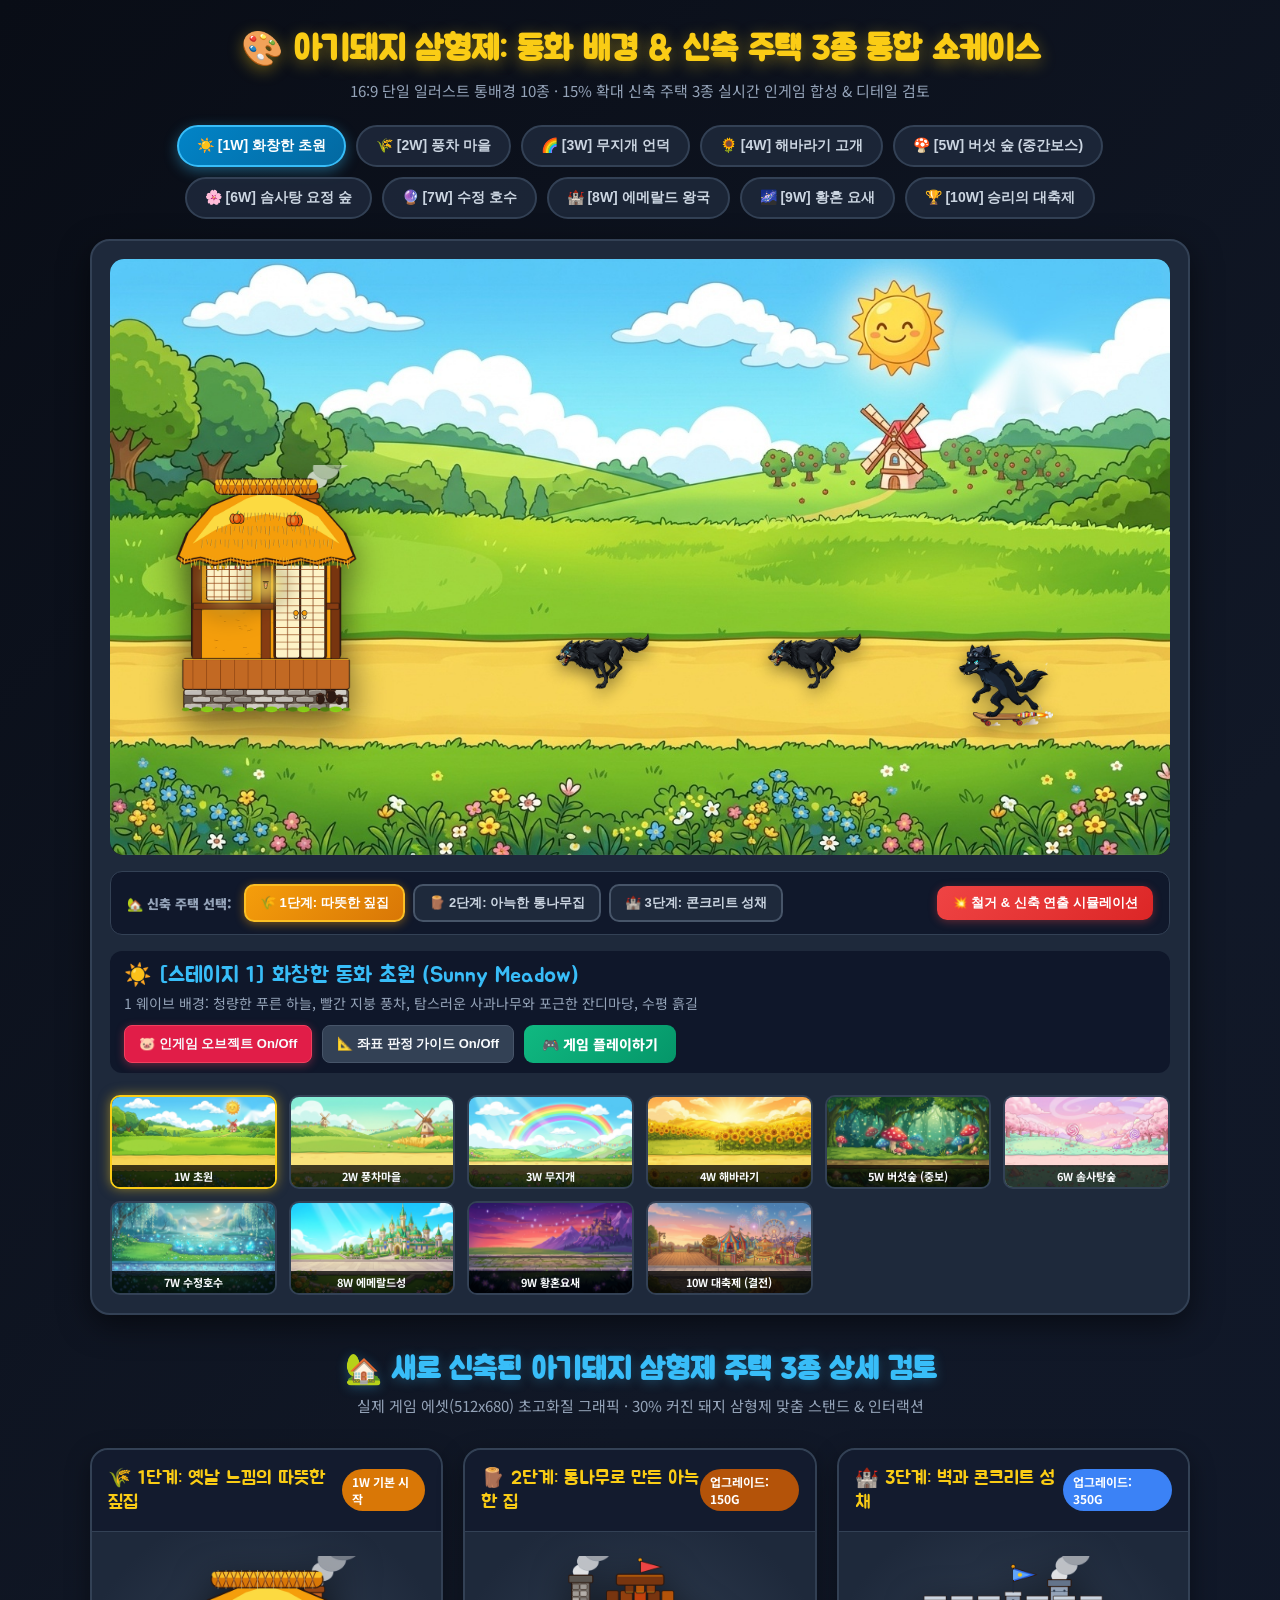
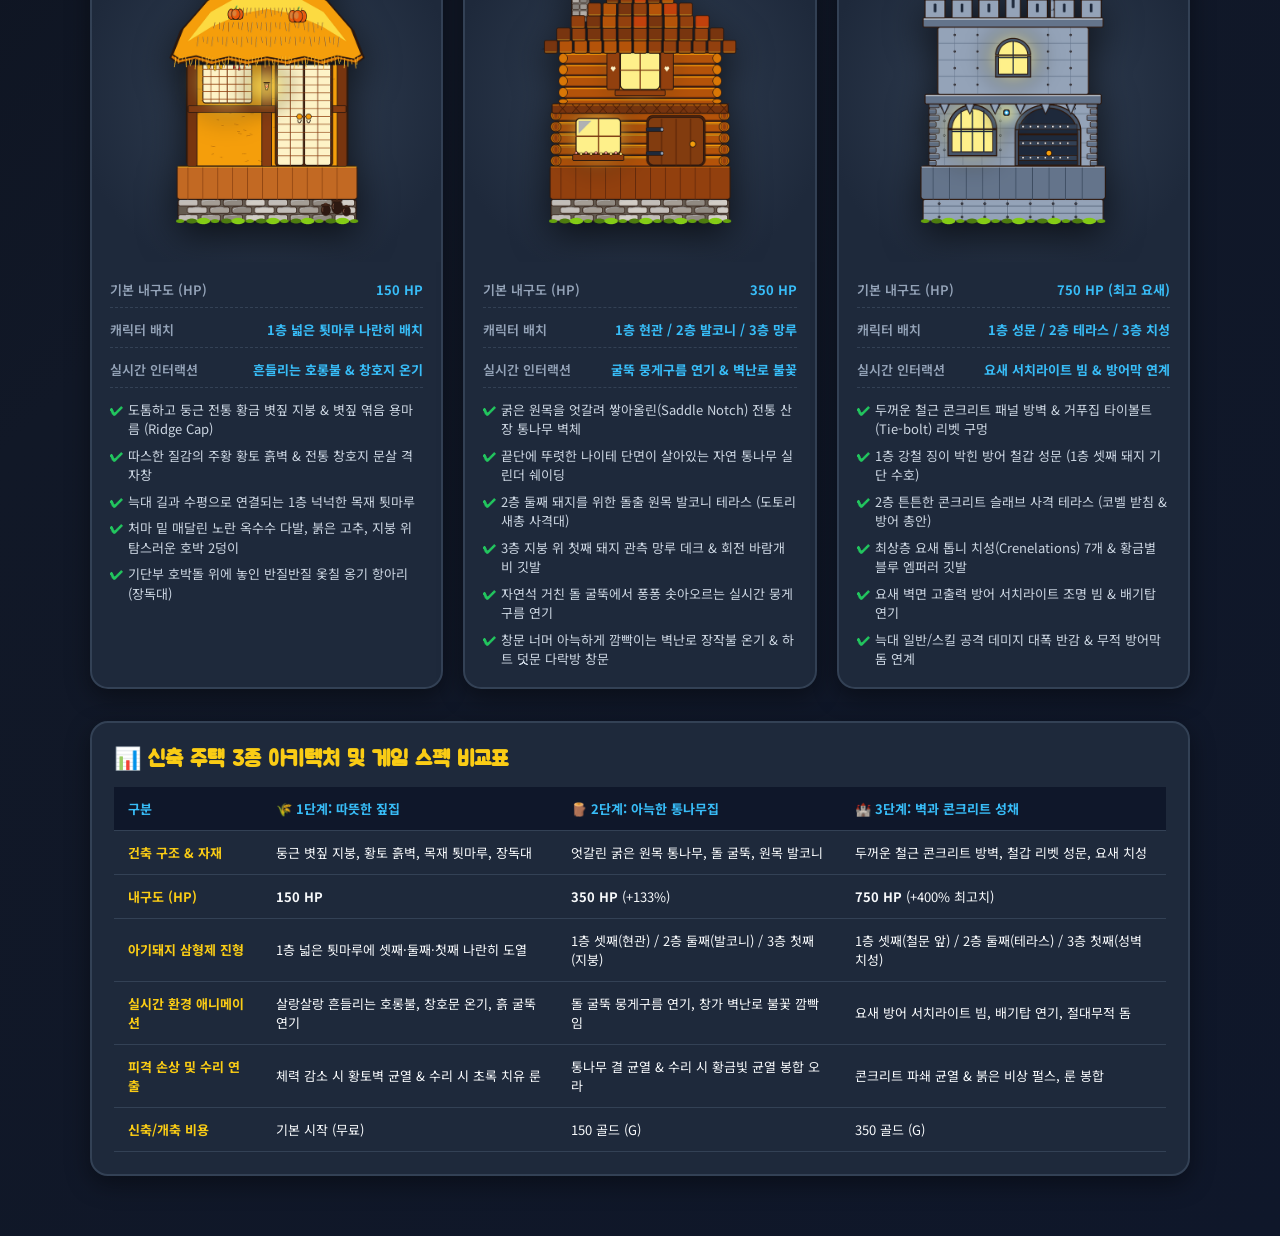
<file: fairytale_stage_backgrounds_showcase.html>
<!DOCTYPE html>
<html lang="ko">
<head>
    <meta charset="UTF-8">
    <meta name="viewport" content="width=device-width, initial-scale=1.0">
    <title>🐷 아기돼지 삼형제: 동화 배경 & 신축 주택 3종 통합 쇼케이스 🐺</title>
    <link href="https://fonts.googleapis.com/css2?family=Jua&family=Noto+Sans+KR:wght@400;600;700;900&display=swap" rel="stylesheet">
    <style>
        * { box-sizing: border-box; margin: 0; padding: 0; }
        body {
            font-family: 'Noto Sans KR', sans-serif;
            background: linear-gradient(135deg, #090d16, #111827, #0f172a);
            color: #f8fafc;
            min-height: 100vh;
            padding: 28px 16px 60px;
            display: flex;
            flex-direction: column;
            align-items: center;
        }

        .header {
            text-align: center;
            margin-bottom: 24px;
        }
        .header h1 {
            font-family: 'Jua', sans-serif;
            font-size: 34px;
            color: #facc15;
            text-shadow: 0 4px 16px rgba(250, 204, 21, 0.4);
            margin-bottom: 8px;
        }
        .header p {
            font-size: 15px;
            color: #94a3b8;
        }

        /* 탭 네비게이션 */
        .tabs-container {
            display: flex;
            flex-wrap: wrap;
            gap: 10px;
            justify-content: center;
            max-width: 1100px;
            margin-bottom: 20px;
        }
        .stage-tab-btn {
            background: rgba(30, 41, 59, 0.85);
            border: 2px solid #334155;
            color: #cbd5e1;
            padding: 10px 18px;
            border-radius: 9999px;
            font-size: 14px;
            font-weight: 700;
            cursor: pointer;
            transition: all 0.2s ease;
            display: flex;
            align-items: center;
            gap: 6px;
        }
        .stage-tab-btn:hover {
            border-color: #38bdf8;
            color: #fff;
            transform: translateY(-2px);
        }
        .stage-tab-btn.active {
            background: linear-gradient(135deg, #0284c7, #0369a1);
            border-color: #38bdf8;
            color: #fff;
            box-shadow: 0 4px 14px rgba(56, 189, 248, 0.4);
        }

        /* 뷰어 컨테이너 */
        .viewer-card {
            width: 100%;
            max-width: 1100px;
            background: #1e293b;
            border: 2px solid #334155;
            border-radius: 20px;
            padding: 18px;
            box-shadow: 0 10px 30px rgba(0, 0, 0, 0.5);
            display: flex;
            flex-direction: column;
            gap: 16px;
            margin-bottom: 36px;
        }

        /* 캔버스 / 이미지 뷰어 래퍼 (16:9 비율 유지) */
        .stage-display-wrapper {
            position: relative;
            width: 100%;
            aspect-ratio: 16 / 9;
            background: #000;
            border-radius: 14px;
            overflow: hidden;
            box-shadow: inset 0 0 20px rgba(0,0,0,0.6);
        }
        .stage-img {
            width: 100%;
            height: 100%;
            object-fit: cover;
            display: block;
            transition: opacity 0.25s ease;
        }

        /* 게임 가이드라인 오버레이 */
        .guideline-overlay {
            position: absolute;
            inset: 0;
            pointer-events: none;
            display: none;
        }
        .guideline-overlay.active {
            display: block;
        }
        .guide-pig-house {
            position: absolute;
            left: 5.5%;
            top: 36%;
            width: 18.5%;
            height: 44%;
            border: 3px dashed #ec4899;
            background: rgba(236, 72, 153, 0.22);
            border-radius: 12px;
            display: flex;
            align-items: center;
            justify-content: center;
            color: #fff;
            font-weight: 900;
            font-size: 15px;
            text-shadow: 0 2px 4px #000;
            text-align: center;
        }
        .guide-wolf-runway {
            position: absolute;
            left: 23%;
            right: 0%;
            top: 65%;
            height: 15%;
            border: 3px dashed #f59e0b;
            background: rgba(245, 158, 11, 0.2);
            border-radius: 12px;
            display: flex;
            align-items: center;
            justify-content: center;
            color: #fff;
            font-weight: 900;
            font-size: 15px;
            text-shadow: 0 2px 4px #000;
        }

        /* 인게임 오브젝트 실시간 합성 프리뷰 오버레이 */
        .preview-sprites-overlay {
            position: absolute;
            inset: 0;
            pointer-events: none;
            display: block;
            transition: opacity 0.2s ease;
        }
        .preview-sprites-overlay.hidden {
            display: none;
        }
        .preview-house-img {
            position: absolute;
            left: 5.5%;
            top: 34.5%;
            width: 18.5%;
            filter: drop-shadow(0 12px 18px rgba(0, 0, 0, 0.6));
            transition: transform 0.25s cubic-bezier(0.34, 1.56, 0.64, 1), filter 0.2s ease;
            transform-origin: bottom center;
        }
        .preview-house-img.shaking {
            animation: houseShake 0.1s infinite alternate;
        }
        @keyframes houseShake {
            0% { transform: translate(-3px, 1px) rotate(-1deg); }
            100% { transform: translate(3px, -1px) rotate(1deg); }
        }
        .preview-house-img.popping {
            animation: housePop 0.4s ease-out;
        }
        @keyframes housePop {
            0% { transform: scale(0.9); }
            50% { transform: scale(1.08); }
            100% { transform: scale(1); }
        }

        .preview-wolf-img {
            position: absolute;
            width: 95px;
            top: 62.5%;
            filter: drop-shadow(0 6px 8px rgba(0, 0, 0, 0.45));
        }

        /* 공사 연출 파티클 캔버스 */
        #recon-canvas {
            position: absolute;
            inset: 0;
            pointer-events: none;
        }

        /* 집 선택 컨트롤 바 */
        .house-control-bar {
            display: flex;
            align-items: center;
            justify-content: space-between;
            flex-wrap: wrap;
            gap: 12px;
            padding: 12px 16px;
            background: rgba(15, 23, 42, 0.9);
            border-radius: 12px;
            border: 1px solid #334155;
        }
        .house-btn-group {
            display: flex;
            align-items: center;
            gap: 8px;
            flex-wrap: wrap;
        }
        .house-btn-title {
            font-size: 13px;
            font-weight: 900;
            color: #94a3b8;
            margin-right: 4px;
        }
        .house-select-btn {
            background: #1e293b;
            border: 2px solid #475569;
            color: #cbd5e1;
            padding: 8px 14px;
            border-radius: 10px;
            font-size: 13px;
            font-weight: 700;
            cursor: pointer;
            transition: all 0.2s ease;
            display: inline-flex;
            align-items: center;
            gap: 6px;
        }
        .house-select-btn:hover {
            border-color: #38bdf8;
            color: #fff;
            transform: translateY(-1px);
        }
        .house-select-btn.active {
            background: linear-gradient(135deg, #f59e0b, #d97706);
            border-color: #fbbf24;
            color: #fff;
            box-shadow: 0 2px 10px rgba(245, 158, 11, 0.45);
        }
        .recon-test-btn {
            background: linear-gradient(135deg, #ef4444, #dc2626);
            border: none;
            color: #fff;
            padding: 8px 15px;
            border-radius: 10px;
            font-size: 13px;
            font-weight: 800;
            cursor: pointer;
            transition: all 0.2s ease;
            display: inline-flex;
            align-items: center;
            gap: 6px;
            box-shadow: 0 2px 8px rgba(239, 68, 68, 0.35);
        }
        .recon-test-btn:hover {
            transform: translateY(-2px);
            box-shadow: 0 4px 14px rgba(239, 68, 68, 0.55);
        }

        /* 컨트롤 & 설명 패널 */
        .info-panel {
            display: flex;
            justify-content: space-between;
            align-items: center;
            flex-wrap: wrap;
            gap: 12px;
            padding: 10px 14px;
            background: #0f172a;
            border-radius: 12px;
        }
        .stage-title {
            font-family: 'Jua', sans-serif;
            font-size: 22px;
            color: #38bdf8;
            display: flex;
            align-items: center;
            gap: 8px;
        }
        .stage-desc {
            font-size: 14px;
            color: #94a3b8;
            margin-top: 4px;
        }

        .controls {
            display: flex;
            gap: 10px;
            flex-wrap: wrap;
        }
        .toggle-btn {
            background: #334155;
            border: 1px solid #475569;
            color: #f8fafc;
            padding: 8px 14px;
            border-radius: 8px;
            font-size: 13px;
            font-weight: 700;
            cursor: pointer;
            transition: all 0.2s ease;
        }
        .toggle-btn:hover { background: #475569; }
        .toggle-btn.active {
            background: #e11d48;
            border-color: #f43f5e;
            box-shadow: 0 2px 8px rgba(244, 63, 94, 0.4);
        }

        .play-game-btn {
            background: linear-gradient(135deg, #10b981, #059669);
            border: none;
            color: #fff;
            padding: 9px 18px;
            border-radius: 9px;
            font-size: 14px;
            font-weight: 800;
            cursor: pointer;
            text-decoration: none;
            display: inline-flex;
            align-items: center;
            gap: 6px;
            transition: all 0.2s ease;
        }
        .play-game-btn:hover {
            transform: translateY(-2px);
            box-shadow: 0 4px 14px rgba(16, 185, 129, 0.4);
        }

        /* 썸네일 그리드 */
        .thumb-grid {
            display: grid;
            grid-template-columns: repeat(auto-fit, minmax(150px, 1fr));
            gap: 12px;
            margin-top: 6px;
        }
        .thumb-item {
            aspect-ratio: 16 / 9;
            border-radius: 10px;
            overflow: hidden;
            border: 2px solid #334155;
            cursor: pointer;
            position: relative;
            transition: all 0.2s ease;
        }
        .thumb-item:hover {
            border-color: #38bdf8;
            transform: scale(1.03);
        }
        .thumb-item.active {
            border-color: #facc15;
            box-shadow: 0 0 12px rgba(250, 204, 21, 0.5);
        }
        .thumb-img {
            width: 100%;
            height: 100%;
            object-fit: cover;
            display: block;
        }
        .thumb-label {
            position: absolute;
            bottom: 0;
            left: 0;
            right: 0;
            background: rgba(0, 0, 0, 0.75);
            font-size: 11px;
            padding: 3px 6px;
            text-align: center;
            font-weight: 700;
        }

        /* ========================================================= */
        /* 신축 주택 3종 심층 리뷰 갤러리 섹션 */
        /* ========================================================= */
        .houses-review-section {
            width: 100%;
            max-width: 1100px;
            display: flex;
            flex-direction: column;
            gap: 24px;
        }
        .section-header {
            text-align: center;
            margin-bottom: 8px;
        }
        .section-header h2 {
            font-family: 'Jua', sans-serif;
            font-size: 30px;
            color: #38bdf8;
            margin-bottom: 6px;
            text-shadow: 0 2px 12px rgba(56, 189, 248, 0.3);
        }
        .section-header p {
            font-size: 15px;
            color: #94a3b8;
        }

        .houses-grid {
            display: grid;
            grid-template-columns: repeat(3, 1fr);
            gap: 20px;
        }
        @media (max-width: 900px) {
            .houses-grid {
                grid-template-columns: 1fr;
            }
        }

        .house-card {
            background: #1e293b;
            border: 2px solid #334155;
            border-radius: 18px;
            overflow: hidden;
            box-shadow: 0 8px 24px rgba(0,0,0,0.4);
            display: flex;
            flex-direction: column;
            transition: all 0.25s ease;
        }
        .house-card:hover {
            border-color: #facc15;
            transform: translateY(-4px);
            box-shadow: 0 12px 30px rgba(0,0,0,0.5);
        }
        .house-card-header {
            padding: 16px;
            background: rgba(15, 23, 42, 0.75);
            border-bottom: 1px solid #334155;
            display: flex;
            justify-content: space-between;
            align-items: center;
        }
        .house-card-title {
            font-family: 'Jua', sans-serif;
            font-size: 19px;
            color: #facc15;
        }
        .house-card-badge {
            background: #0284c7;
            color: #fff;
            padding: 4px 10px;
            border-radius: 9999px;
            font-size: 12px;
            font-weight: 700;
        }
        .badge-straw { background: #d97706; }
        .badge-wood { background: #b45309; }
        .badge-brick { background: #3b82f6; }

        .house-img-box {
            position: relative;
            background: radial-gradient(circle, #334155 0%, #1e293b 80%);
            padding: 24px 20px;
            display: flex;
            justify-content: center;
            align-items: center;
            height: 330px;
            overflow: hidden;
        }
        .house-detail-img {
            max-height: 100%;
            max-width: 100%;
            object-fit: contain;
            filter: drop-shadow(0 12px 18px rgba(0, 0, 0, 0.65));
            transition: transform 0.3s ease;
        }
        .house-card:hover .house-detail-img {
            transform: scale(1.04);
        }

        .house-card-body {
            padding: 18px;
            display: flex;
            flex-direction: column;
            gap: 12px;
            flex: 1;
        }
        .stat-row {
            display: flex;
            justify-content: space-between;
            padding-bottom: 8px;
            border-bottom: 1px dashed #334155;
            font-size: 13px;
        }
        .stat-label { color: #94a3b8; font-weight: 600; }
        .stat-val { color: #38bdf8; font-weight: 700; }

        .feature-list {
            list-style: none;
            font-size: 13px;
            color: #cbd5e1;
            display: flex;
            flex-direction: column;
            gap: 7px;
            line-height: 1.5;
        }
        .feature-list li {
            position: relative;
            padding-left: 18px;
        }
        .feature-list li::before {
            content: "✔";
            position: absolute;
            left: 0;
            color: #22c55e;
            font-weight: 900;
        }

        /* 비교 스펙 테이블 카드 */
        .spec-table-card {
            background: #1e293b;
            border: 2px solid #334155;
            border-radius: 18px;
            padding: 22px;
            box-shadow: 0 8px 24px rgba(0,0,0,0.4);
            margin-top: 8px;
            overflow-x: auto;
        }
        .spec-table-card h3 {
            font-family: 'Jua', sans-serif;
            font-size: 22px;
            color: #facc15;
            margin-bottom: 14px;
            display: flex;
            align-items: center;
            gap: 8px;
        }
        .spec-table {
            width: 100%;
            border-collapse: collapse;
            font-size: 13px;
            text-align: left;
        }
        .spec-table th, .spec-table td {
            padding: 12px 14px;
            border-bottom: 1px solid #334155;
        }
        .spec-table th {
            background: #0f172a;
            color: #38bdf8;
            font-weight: 700;
        }
        .spec-table tr:hover td {
            background: rgba(56, 189, 248, 0.05);
        }
    </style>
</head>
<body>

    <div class="header">
        <h1>🎨 아기돼지 삼형제: 동화 배경 & 신축 주택 3종 통합 쇼케이스</h1>
        <p>16:9 단일 일러스트 통배경 10종 · 15% 확대 신축 주택 3종 실시간 인게임 합성 & 디테일 검토</p>
    </div>

    <!-- 10대 스테이지 탭 네비게이션 -->
    <div class="tabs-container">
        <button class="stage-tab-btn active" onclick="switchStage('meadow')">☀️ [1W] 화창한 초원</button>
        <button class="stage-tab-btn" onclick="switchStage('windmill')">🌾 [2W] 풍차 마을</button>
        <button class="stage-tab-btn" onclick="switchStage('rainbow')">🌈 [3W] 무지개 언덕</button>
        <button class="stage-tab-btn" onclick="switchStage('sunflower')">🌻 [4W] 해바라기 고개</button>
        <button class="stage-tab-btn" onclick="switchStage('mushroom')">🍄 [5W] 버섯 숲 (중간보스)</button>
        <button class="stage-tab-btn" onclick="switchStage('cottoncandy')">🌸 [6W] 솜사탕 요정 숲</button>
        <button class="stage-tab-btn" onclick="switchStage('crystal')">🔮 [7W] 수정 호수</button>
        <button class="stage-tab-btn" onclick="switchStage('emerald')">🏰 [8W] 에메랄드 왕국</button>
        <button class="stage-tab-btn" onclick="switchStage('twilight')">🌌 [9W] 황혼 요새</button>
        <button class="stage-tab-btn" onclick="switchStage('carnival')">🏆 [10W] 승리의 대축제</button>
    </div>

    <!-- 메인 뷰어 카드 -->
    <div class="viewer-card">
        <div class="stage-display-wrapper">
            <img id="main-stage-img" class="stage-img" src="bg_stage1_meadow.jpg" alt="Stage Background">

            <!-- 실시간 게임 오브젝트 합성 프리뷰 -->
            <div id="preview-sprites-overlay" class="preview-sprites-overlay">
                <img id="preview-house-img" class="preview-house-img" src="assets/house_straw.png" alt="House">
                <img class="preview-wolf-img" src="assets/wolf_normal.png" style="left: 42%;" alt="Wolf 1">
                <img class="preview-wolf-img" src="assets/wolf_normal.png" style="left: 62%;" alt="Wolf 2">
                <img class="preview-wolf-img" src="assets/wolf_skater.png" style="left: 80%;" alt="Wolf 3">
            </div>

            <!-- 공사 연출 파티클 캔버스 -->
            <canvas id="recon-canvas"></canvas>

            <!-- 게임 판정 가이드라인 오버레이 -->
            <div id="guideline-overlay" class="guideline-overlay">
                <div class="guide-pig-house">🐷 신축 돼지삼형제 집 마당<br>(X: 65~320, Y: 211~550)</div>
                <div class="guide-wolf-runway">🐺 늑대 군단 진격 런웨이 (X: 278~1200, Y: 440~540)</div>
            </div>
        </div>

        <!-- 🏡 신축 주택 교체 & 공사 연출 컨트롤 바 -->
        <div class="house-control-bar">
            <div class="house-btn-group">
                <span class="house-btn-title">🏡 신축 주택 선택:</span>
                <button id="house-btn-straw" class="house-select-btn active" onclick="switchHouse('straw')">🌾 1단계: 따뜻한 짚집</button>
                <button id="house-btn-wood" class="house-select-btn" onclick="switchHouse('wood')">🪵 2단계: 아늑한 통나무집</button>
                <button id="house-btn-brick" class="house-select-btn" onclick="switchHouse('brick')">🏰 3단계: 콘크리트 성채</button>
            </div>
            <button class="recon-test-btn" onclick="playReconstructionDemo()">💥 철거 & 신축 연출 시뮬레이션</button>
        </div>

        <!-- 하단 정보 및 컨트롤 -->
        <div class="info-panel">
            <div>
                <div id="stage-title" class="stage-title">☀️ [스테이지 1] 화창한 동화 초원 (Sunny Meadow)</div>
                <div id="stage-desc" class="stage-desc">1 웨이브 배경: 청량한 푸른 하늘, 빨간 지붕 풍차, 탐스러운 사과나무와 포근한 잔디마당, 수평 흙길</div>
            </div>
            <div class="controls">
                <button id="sprite-toggle-btn" class="toggle-btn active" onclick="toggleSprites()">🐷 인게임 오브젝트 On/Off</button>
                <button id="guide-toggle-btn" class="toggle-btn" onclick="toggleGuideline()">📐 좌표 판정 가이드 On/Off</button>
                <a href="index.html" class="play-game-btn">🎮 게임 플레이하기</a>
            </div>
        </div>

        <!-- 10종 썸네일 그리드 -->
        <div class="thumb-grid">
            <div class="thumb-item active" onclick="switchStage('meadow')">
                <img class="thumb-img" src="bg_stage1_meadow.jpg">
                <div class="thumb-label">1W 초원</div>
            </div>
            <div class="thumb-item" onclick="switchStage('windmill')">
                <img class="thumb-img" src="bg_stage2_windmill.jpg">
                <div class="thumb-label">2W 풍차마을</div>
            </div>
            <div class="thumb-item" onclick="switchStage('rainbow')">
                <img class="thumb-img" src="bg_stage3_rainbow.jpg">
                <div class="thumb-label">3W 무지개</div>
            </div>
            <div class="thumb-item" onclick="switchStage('sunflower')">
                <img class="thumb-img" src="bg_stage4_sunflower.jpg">
                <div class="thumb-label">4W 해바라기</div>
            </div>
            <div class="thumb-item" onclick="switchStage('mushroom')">
                <img class="thumb-img" src="bg_stage5_mushroom.jpg">
                <div class="thumb-label">5W 버섯숲 (중보)</div>
            </div>
            <div class="thumb-item" onclick="switchStage('cottoncandy')">
                <img class="thumb-img" src="bg_stage6_cottoncandy.jpg">
                <div class="thumb-label">6W 솜사탕숲</div>
            </div>
            <div class="thumb-item" onclick="switchStage('crystal')">
                <img class="thumb-img" src="bg_stage7_crystal.jpg">
                <div class="thumb-label">7W 수정호수</div>
            </div>
            <div class="thumb-item" onclick="switchStage('emerald')">
                <img class="thumb-img" src="bg_stage8_emerald.jpg">
                <div class="thumb-label">8W 에메랄드성</div>
            </div>
            <div class="thumb-item" onclick="switchStage('twilight')">
                <img class="thumb-img" src="bg_stage9_twilight.jpg">
                <div class="thumb-label">9W 황혼요새</div>
            </div>
            <div class="thumb-item" onclick="switchStage('carnival')">
                <img class="thumb-img" src="bg_stage10_carnival.jpg">
                <div class="thumb-label">10W 대축제 (결전)</div>
            </div>
        </div>
    </div>

    <!-- ========================================================= -->
    <!-- 🏡 신축 주택 3종 상세 검토 갤러리 섹션 -->
    <!-- ========================================================= -->
    <div class="houses-review-section">
        <div class="section-header">
            <h2>🏡 새로 신축된 아기돼지 삼형제 주택 3종 상세 검토</h2>
            <p>실제 게임 에셋(512x680) 초고화질 그래픽 · 30% 커진 돼지 삼형제 맞춤 스탠드 & 인터랙션</p>
        </div>

        <div class="houses-grid">
            <!-- 1단계 카드 -->
            <div class="house-card">
                <div class="house-card-header">
                    <div class="house-card-title">🌾 1단계: 옛날 느낌의 따뜻한 짚집</div>
                    <span class="house-card-badge badge-straw">1W 기본 시작</span>
                </div>
                <div class="house-img-box">
                    <img class="house-detail-img" src="assets/house_straw.png" alt="Straw House">
                </div>
                <div class="house-card-body">
                    <div class="stat-row">
                        <span class="stat-label">기본 내구도 (HP)</span>
                        <span class="stat-val">150 HP</span>
                    </div>
                    <div class="stat-row">
                        <span class="stat-label">캐릭터 배치</span>
                        <span class="stat-val">1층 넓은 툇마루 나란히 배치</span>
                    </div>
                    <div class="stat-row">
                        <span class="stat-label">실시간 인터랙션</span>
                        <span class="stat-val">흔들리는 호롱불 & 창호지 온기</span>
                    </div>
                    <ul class="feature-list">
                        <li>도톰하고 둥근 전통 황금 볏짚 지붕 & 볏짚 엮음 용마름 (Ridge Cap)</li>
                        <li>따스한 질감의 주황 황토 흙벽 & 전통 창호지 문살 격자창</li>
                        <li>늑대 길과 수평으로 연결되는 1층 넉넉한 목재 툇마루</li>
                        <li>처마 밑 매달린 노란 옥수수 다발, 붉은 고추, 지붕 위 탐스러운 호박 2덩이</li>
                        <li>기단부 호박돌 위에 놓인 반질반질 옻칠 옹기 항아리 (장독대)</li>
                    </ul>
                </div>
            </div>

            <!-- 2단계 카드 -->
            <div class="house-card">
                <div class="house-card-header">
                    <div class="house-card-title">🪵 2단계: 통나무로 만든 아늑한 집</div>
                    <span class="house-card-badge badge-wood">업그레이드: 150G</span>
                </div>
                <div class="house-img-box">
                    <img class="house-detail-img" src="assets/house_wood.png" alt="Log Cabin">
                </div>
                <div class="house-card-body">
                    <div class="stat-row">
                        <span class="stat-label">기본 내구도 (HP)</span>
                        <span class="stat-val">350 HP</span>
                    </div>
                    <div class="stat-row">
                        <span class="stat-label">캐릭터 배치</span>
                        <span class="stat-val">1층 현관 / 2층 발코니 / 3층 망루</span>
                    </div>
                    <div class="stat-row">
                        <span class="stat-label">실시간 인터랙션</span>
                        <span class="stat-val">굴뚝 뭉게구름 연기 & 벽난로 불꽃</span>
                    </div>
                    <ul class="feature-list">
                        <li>굵은 원목을 엇갈려 쌓아올린(Saddle Notch) 전통 산장 통나무 벽체</li>
                        <li>끝단에 뚜렷한 나이테 단면이 살아있는 자연 통나무 실린더 쉐이딩</li>
                        <li>2층 둘째 돼지를 위한 돌출 원목 발코니 테라스 (도토리 새총 사격대)</li>
                        <li>3층 지붕 위 첫째 돼지 관측 망루 데크 & 회전 바람개비 깃발</li>
                        <li>자연석 거친 돌 굴뚝에서 퐁퐁 솟아오르는 실시간 뭉게구름 연기</li>
                        <li>창문 너머 아늑하게 깜빡이는 벽난로 장작불 온기 & 하트 덧문 다락방 창문</li>
                    </ul>
                </div>
            </div>

            <!-- 3단계 카드 -->
            <div class="house-card">
                <div class="house-card-header">
                    <div class="house-card-title">🏰 3단계: 벽과 콘크리트 성채</div>
                    <span class="house-card-badge badge-brick">업그레이드: 350G</span>
                </div>
                <div class="house-img-box">
                    <img class="house-detail-img" src="assets/house_brick.png" alt="Concrete Castle">
                </div>
                <div class="house-card-body">
                    <div class="stat-row">
                        <span class="stat-label">기본 내구도 (HP)</span>
                        <span class="stat-val">750 HP (최고 요새)</span>
                    </div>
                    <div class="stat-row">
                        <span class="stat-label">캐릭터 배치</span>
                        <span class="stat-val">1층 성문 / 2층 테라스 / 3층 치성</span>
                    </div>
                    <div class="stat-row">
                        <span class="stat-label">실시간 인터랙션</span>
                        <span class="stat-val">요새 서치라이트 빔 & 방어막 연계</span>
                    </div>
                    <ul class="feature-list">
                        <li>두꺼운 철근 콘크리트 패널 방벽 & 거푸집 타이볼트(Tie-bolt) 리벳 구멍</li>
                        <li>1층 강철 징이 박힌 방어 철갑 성문 (1층 셋째 돼지 기단 수호)</li>
                        <li>2층 튼튼한 콘크리트 슬래브 사격 테라스 (코벨 받침 & 방어 총안)</li>
                        <li>최상층 요새 톱니 치성(Crenelations) 7개 & 황금별 블루 엠퍼러 깃발</li>
                        <li>요새 벽면 고출력 방어 서치라이트 조명 빔 & 배기탑 연기</li>
                        <li>늑대 일반/스킬 공격 데미지 대폭 반감 & 무적 방어막 돔 연계</li>
                    </ul>
                </div>
            </div>
        </div>

        <!-- 비교 스펙 테이블 -->
        <div class="spec-table-card">
            <h3>📊 신축 주택 3종 아키텍처 및 게임 스펙 비교표</h3>
            <table class="spec-table">
                <thead>
                    <tr>
                        <th>구분</th>
                        <th>🌾 1단계: 따뜻한 짚집</th>
                        <th>🪵 2단계: 아늑한 통나무집</th>
                        <th>🏰 3단계: 벽과 콘크리트 성채</th>
                    </tr>
                </thead>
                <tbody>
                    <tr>
                        <td style="font-weight: 700; color: #facc15;">건축 구조 & 자재</td>
                        <td>둥근 볏짚 지붕, 황토 흙벽, 목재 툇마루, 장독대</td>
                        <td>엇갈린 굵은 원목 통나무, 돌 굴뚝, 원목 발코니</td>
                        <td>두꺼운 철근 콘크리트 방벽, 철갑 리벳 성문, 요새 치성</td>
                    </tr>
                    <tr>
                        <td style="font-weight: 700; color: #facc15;">내구도 (HP)</td>
                        <td><strong>150 HP</strong></td>
                        <td><strong>350 HP</strong> (+133%)</td>
                        <td><strong>750 HP</strong> (+400% 최고치)</td>
                    </tr>
                    <tr>
                        <td style="font-weight: 700; color: #facc15;">아기돼지 삼형제 진형</td>
                        <td>1층 넓은 툇마루에 셋째·둘째·첫째 나란히 도열</td>
                        <td>1층 셋째(현관) / 2층 둘째(발코니) / 3층 첫째(지붕)</td>
                        <td>1층 셋째(철문 앞) / 2층 둘째(테라스) / 3층 첫째(성벽 치성)</td>
                    </tr>
                    <tr>
                        <td style="font-weight: 700; color: #facc15;">실시간 환경 애니메이션</td>
                        <td>살랑살랑 흔들리는 호롱불, 창호문 온기, 흙 굴뚝 연기</td>
                        <td>돌 굴뚝 뭉게구름 연기, 창가 벽난로 불꽃 깜빡임</td>
                        <td>요새 방어 서치라이트 빔, 배기탑 연기, 절대무적 돔</td>
                    </tr>
                    <tr>
                        <td style="font-weight: 700; color: #facc15;">피격 손상 및 수리 연출</td>
                        <td>체력 감소 시 황토벽 균열 & 수리 시 초록 치유 룬</td>
                        <td>통나무 결 균열 & 수리 시 황금빛 균열 봉합 오라</td>
                        <td>콘크리트 파쇄 균열 & 붉은 비상 펄스, 룬 봉합</td>
                    </tr>
                    <tr>
                        <td style="font-weight: 700; color: #facc15;">신축/개축 비용</td>
                        <td>기본 시작 (무료)</td>
                        <td>150 골드 (G)</td>
                        <td>350 골드 (G)</td>
                    </tr>
                </tbody>
            </table>
        </div>
    </div>

    <script>
        const stages = {
            meadow: {
                title: "☀️ [스테이지 1] 화창한 동화 초원 (Sunny Meadow)",
                desc: "1 웨이브 배경: 청량한 푸른 하늘, 빨간 지붕 풍차, 탐스러운 사과나무와 포근한 잔디마당, 수평 흙길",
                file: "bg_stage1_meadow.jpg"
            },
            windmill: {
                title: "🌾 [스테이지 2] 살랑이는 바람의 풍차 마을 (Windmill Valley)",
                desc: "2 웨이브 배경: 언덕 위 돌아가는 풍차들, 바람에 흔들리는 황금 밀밭, 민들레 홀씨와 산뜻한 흙길",
                file: "bg_stage2_windmill.jpg"
            },
            rainbow: {
                title: "🌈 [스테이지 3] 찬란한 무지개 언덕 (Rainbow Valley)",
                desc: "3 웨이브 배경: 하늘을 수놓은 거대한 7색 무지개, 축제 가랜드 깃발과 파스텔톤 언덕, 수평 흙길",
                file: "bg_stage3_rainbow.jpg"
            },
            sunflower: {
                title: "🌻 [스테이지 4] 황금빛 해바라기 고개 (Golden Sunflower Hill)",
                desc: "4 웨이브 배경: 눈부신 태양빛 아래 활짝 핀 거대 해바라기 밭과 황금빛 모래 런웨이",
                file: "bg_stage4_sunflower.jpg"
            },
            mushroom: {
                title: "🍄 [스테이지 5] 신비로운 요정 버섯 숲 (Mushroom Forest - 중간보스전)",
                desc: "5 웨이브 (중간보스 돌격대장전): 발광하는 신비한 마법 버섯들과 반딧불이, 고요한 숲속 수평 오솔길",
                file: "bg_stage5_mushroom.jpg"
            },
            cottoncandy: {
                title: "🌸 [스테이지 6] 달콤한 솜사탕 요정 숲 (Cotton Candy Dreamland)",
                desc: "6 웨이브 배경: 딸기 핑크빛 하늘, 몽환적인 솜사탕 구름, 롤리팝과 벚꽃이 어우러진 핑크빛 모래길",
                file: "bg_stage6_cottoncandy.jpg"
            },
            crystal: {
                title: "🔮 [스테이지 7] 푸른 수정 반딧불 호수 (Crystal Firefly Lake)",
                desc: "7 웨이브 배경: 빛나는 청록 크리스탈과 반딧불이, 맑은 호숫가와 정갈한 조약돌 수평 산책로",
                file: "bg_stage7_crystal.jpg"
            },
            emerald: {
                title: "🏰 [스테이지 8] 고귀한 에메랄드 왕국 (Emerald Kingdom Palace)",
                desc: "8 웨이브 배경: 웅장한 에메랄드 보석 왕궁 성채, 청록빛 맑은 하늘, 황금 장미 정원과 석조 도로",
                file: "bg_stage8_emerald.jpg"
            },
            twilight: {
                title: "🌌 [스테이지 9] 신비로운 보랏빛 황혼 요새 (Twilight Magic Fortress)",
                desc: "9 웨이브 배경: 보랏빛 황혼 노을과 별무리, 마법 룬 문자와 요새 성채, 견고한 수평 성벽길",
                file: "bg_stage9_twilight.jpg"
            },
            carnival: {
                title: "🏆 [스테이지 10] 승리의 동화 대축제 (Grand Carnival Finale - 최종결전)",
                desc: "10 웨이브 (빅 배드 울프 제왕 결전) & 무한 모드: 축제 서커스 빅탑 텐트, 밤하늘 팡파르 폭죽, 화려한 레드카펫 런웨이",
                file: "bg_stage10_carnival.jpg"
            }
        };

        const keys = ['meadow', 'windmill', 'rainbow', 'sunflower', 'mushroom', 'cottoncandy', 'crystal', 'emerald', 'twilight', 'carnival'];
        let currentStageKey = 'meadow';
        let guidelineActive = false;
        let currentHouse = 'straw';

        function switchStage(key) {
            currentStageKey = key;
            const data = stages[key];
            if (!data) return;

            document.getElementById('main-stage-img').src = data.file;
            document.getElementById('stage-title').innerText = data.title;
            document.getElementById('stage-desc').innerText = data.desc;

            // 탭 버튼 활성화 업데이트
            const tabs = document.querySelectorAll('.stage-tab-btn');
            tabs.forEach((tab, idx) => {
                tab.classList.toggle('active', keys[idx] === key);
            });

            // 썸네일 활성화 업데이트
            const thumbs = document.querySelectorAll('.thumb-item');
            thumbs.forEach((th, idx) => {
                th.classList.toggle('active', keys[idx] === key);
            });
        }

        // 🏡 주택 전환 함수
        function switchHouse(houseKey) {
            currentHouse = houseKey;
            const houseImg = document.getElementById('preview-house-img');
            const files = {
                straw: 'assets/house_straw.png',
                wood: 'assets/house_wood.png',
                brick: 'assets/house_brick.png'
            };
            houseImg.src = files[houseKey];

            // 버튼 활성화 토글
            document.getElementById('house-btn-straw').classList.toggle('active', houseKey === 'straw');
            document.getElementById('house-btn-wood').classList.toggle('active', houseKey === 'wood');
            document.getElementById('house-btn-brick').classList.toggle('active', houseKey === 'brick');

            // 팝업 애니메이션
            houseImg.classList.remove('popping');
            void houseImg.offsetWidth;
            houseImg.classList.add('popping');
        }

        // 💥 철거 & 신축 연출 시뮬레이션
        let isReconRunning = false;
        function playReconstructionDemo() {
            if (isReconRunning) return;
            isReconRunning = true;

            const houseImg = document.getElementById('preview-house-img');
            const canvas = document.getElementById('recon-canvas');
            const wrapper = document.querySelector('.stage-display-wrapper');
            canvas.width = wrapper.clientWidth;
            canvas.height = wrapper.clientHeight;
            const ctx = canvas.getContext('2d');

            // 1. 철거 진동
            houseImg.classList.add('shaking');

            // 파편 생성
            const debris = [];
            const hRect = houseImg.getBoundingClientRect();
            const wRect = wrapper.getBoundingClientRect();
            const startX = (hRect.left - wRect.left) + hRect.width * 0.5;
            const startY = (hRect.top - wRect.top) + hRect.height * 0.6;

            const cols = ['#f59e0b', '#b45309', '#78350f', '#94a3b8', '#e2e8f0', '#ef4444'];
            for (let i = 0; i < 40; i++) {
                debris.push({
                    x: startX + (Math.random() - 0.5) * 60,
                    y: startY + (Math.random() - 0.5) * 60,
                    vx: (Math.random() - 0.5) * 12,
                    vy: -Math.random() * 10 - 3,
                    rot: Math.random() * Math.PI * 2,
                    vrot: (Math.random() - 0.5) * 0.4,
                    size: 6 + Math.random() * 8,
                    color: cols[Math.floor(Math.random() * cols.length)]
                });
            }

            const dustClouds = [];
            let elapsed = 0;
            const duration = 1200;

            const nextHouse = currentHouse === 'straw' ? 'wood' : (currentHouse === 'wood' ? 'brick' : 'straw');

            const animLoop = () => {
                elapsed += 16.6;
                ctx.clearRect(0, 0, canvas.width, canvas.height);

                // 파편 업데이트
                debris.forEach(d => {
                    d.x += d.vx;
                    d.y += d.vy;
                    d.vy += 0.45;
                    d.rot += d.vrot;
                    ctx.save();
                    ctx.translate(d.x, d.y);
                    ctx.rotate(d.rot);
                    ctx.fillStyle = d.color;
                    ctx.fillRect(-d.size/2, -d.size/2, d.size, d.size * 0.7);
                    ctx.restore();
                });

                // 먼지 구름 생성
                if (elapsed < 800 && Math.random() < 0.5) {
                    dustClouds.push({
                        x: startX + (Math.random() - 0.5) * 100,
                        y: startY + 40 - Math.random() * 80,
                        size: 15,
                        maxSize: 45 + Math.random() * 20,
                        alpha: 0.75,
                        vx: (Math.random() - 0.5) * 2,
                        vy: -Math.random() * 2 - 0.5
                    });
                }
                for (let i = dustClouds.length - 1; i >= 0; i--) {
                    const dc = dustClouds[i];
                    dc.x += dc.vx;
                    dc.y += dc.vy;
                    dc.size += 0.7;
                    dc.alpha -= 0.018;
                    if (dc.alpha <= 0) {
                        dustClouds.splice(i, 1);
                    } else {
                        ctx.fillStyle = `rgba(241, 245, 249, ${dc.alpha})`;
                        ctx.beginPath();
                        ctx.arc(dc.x, dc.y, dc.size, 0, Math.PI * 2);
                        ctx.fill();
                    }
                }

                // 300ms 시점: 진동 멈추고 새 건물로 교체
                if (elapsed >= 300 && houseImg.classList.contains('shaking')) {
                    houseImg.classList.remove('shaking');
                    switchHouse(nextHouse);
                }

                // 망치 스파크
                if (elapsed >= 300 && elapsed <= 800 && Math.random() < 0.4) {
                    const sx = startX + (Math.random() - 0.5) * 80;
                    const sy = startY + (Math.random() - 0.5) * 80;
                    ctx.fillStyle = '#ffeb3b';
                    ctx.beginPath();
                    ctx.arc(sx, sy, 5, 0, Math.PI * 2);
                    ctx.fill();
                }

                // 완공 황금 별빛
                if (elapsed >= 800) {
                    const p = (elapsed - 800) / 400;
                    ctx.fillStyle = `rgba(255, 215, 0, ${Math.max(0, 1 - p)})`;
                    for (let s = 0; s < 8; s++) {
                        const a = (s / 8) * Math.PI * 2;
                        const dist = p * 60;
                        ctx.beginPath();
                        ctx.arc(startX + Math.cos(a) * dist, startY + Math.sin(a) * dist, 4, 0, Math.PI * 2);
                        ctx.fill();
                    }
                }

                if (elapsed < duration) {
                    requestAnimationFrame(animLoop);
                } else {
                    ctx.clearRect(0, 0, canvas.width, canvas.height);
                    isReconRunning = false;
                }
            };
            requestAnimationFrame(animLoop);
        }

        let spritesActive = true;
        function toggleSprites() {
            spritesActive = !spritesActive;
            const overlay = document.getElementById('preview-sprites-overlay');
            const btn = document.getElementById('sprite-toggle-btn');
            overlay.classList.toggle('hidden', !spritesActive);
            btn.classList.toggle('active', spritesActive);
        }

        function toggleGuideline() {
            guidelineActive = !guidelineActive;
            const overlay = document.getElementById('guideline-overlay');
            const btn = document.getElementById('guide-toggle-btn');
            overlay.classList.toggle('active', guidelineActive);
            btn.classList.toggle('active', guidelineActive);
        }
    </script>
</body>
</html>
</file>
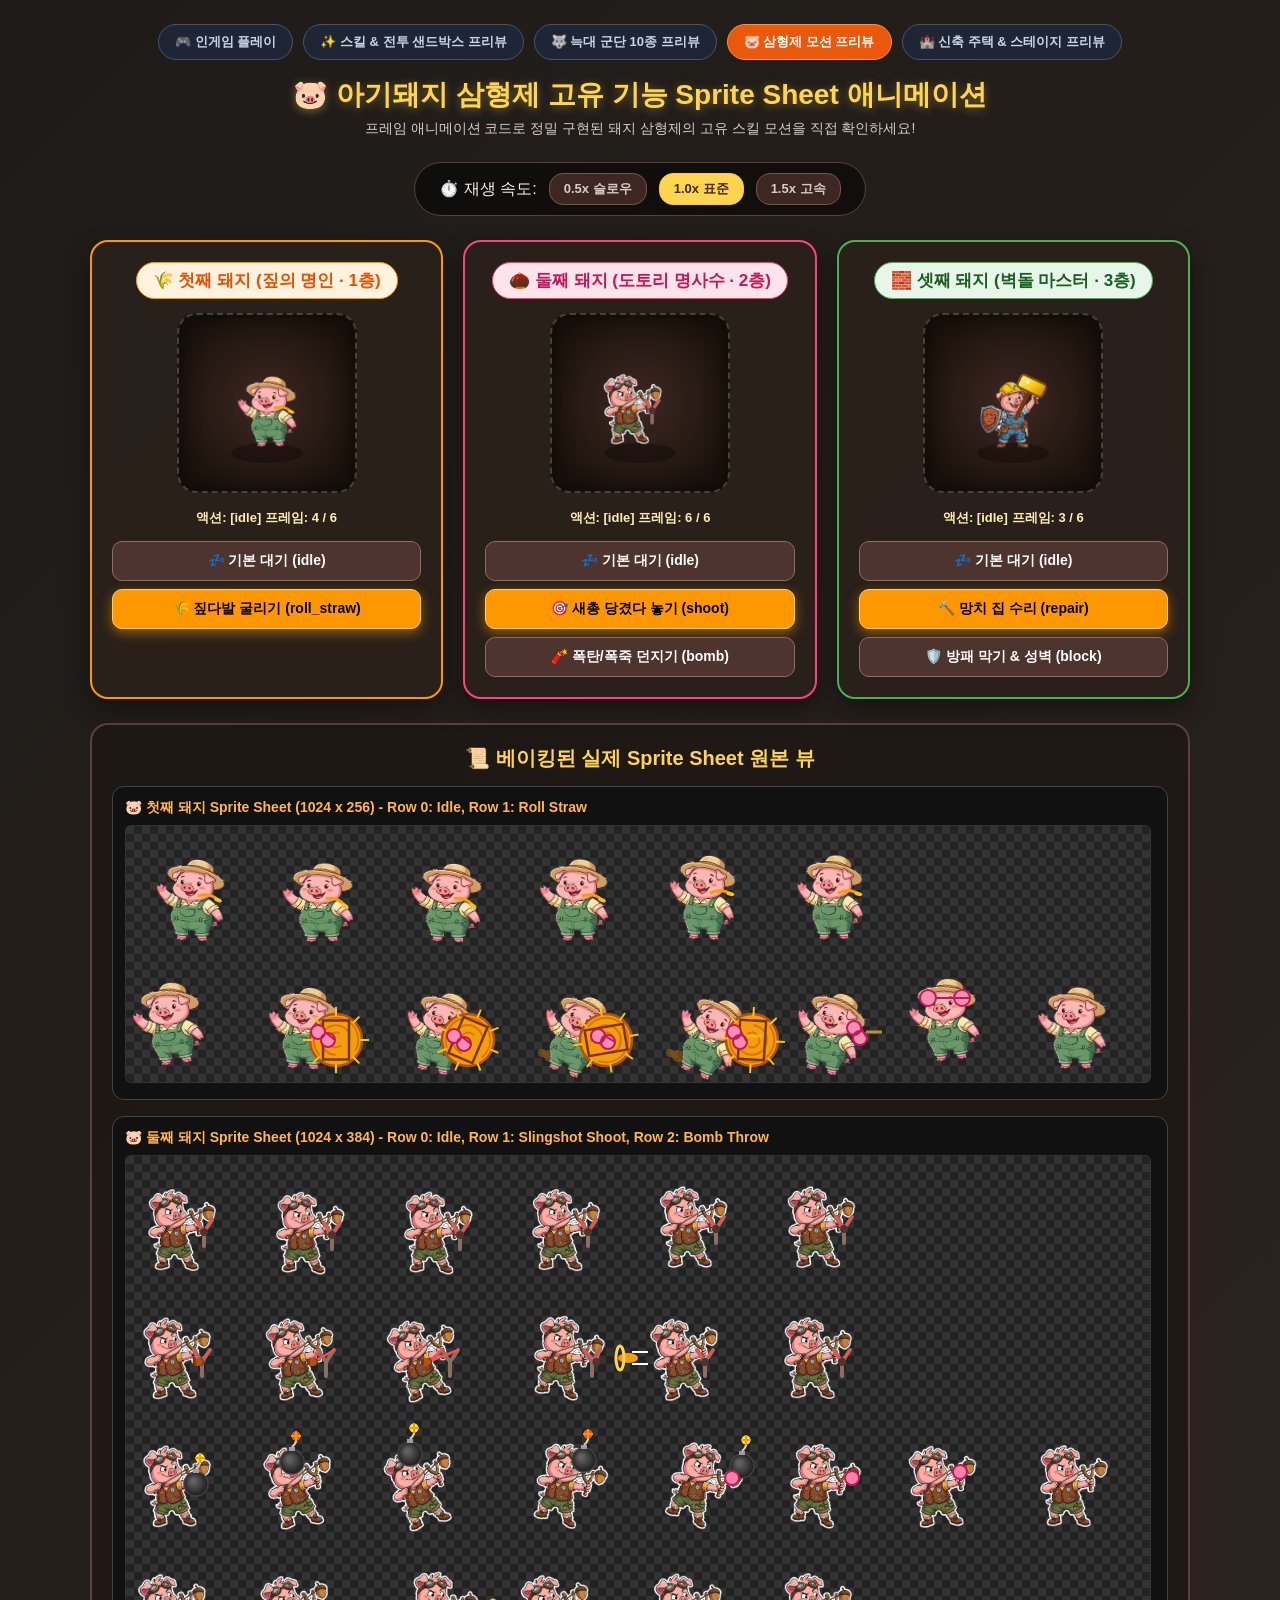
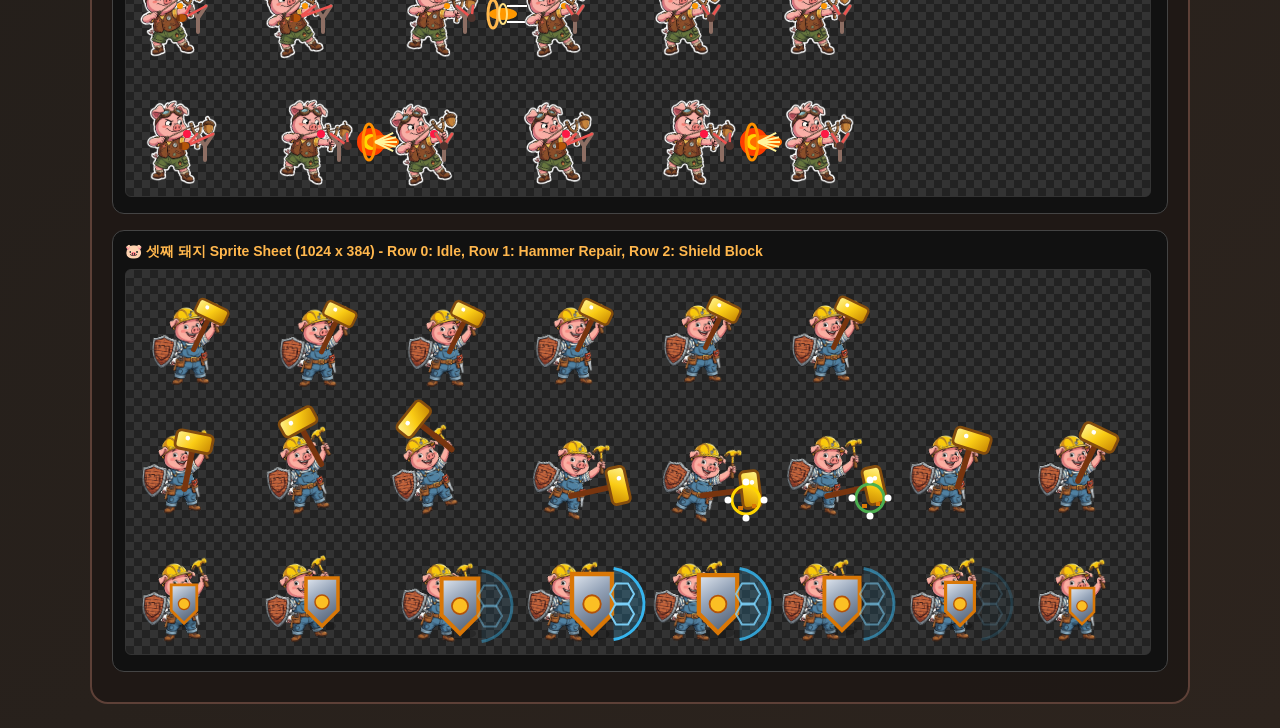
<file: pig_sprites_preview.html>
﻿<!DOCTYPE html>
<html lang="ko">
<head>
    <meta charset="UTF-8">
    <meta name="viewport" content="width=device-width, initial-scale=1.0">
    <title>🐷 아기돼지 삼형제 Sprite Sheet 프레임 애니메이션 프리뷰</title>
    <style>
        * { box-sizing: border-box; margin: 0; padding: 0; }
        body {
            font-family: 'Pretendard', -apple-system, BlinkMacSystemFont, 'Segoe UI', Roboto, sans-serif;
            background: linear-gradient(135deg, #1e1b18 0%, #2d241e 100%);
            color: #f5f5f5;
            padding: 24px 20px;
            display: flex;
            flex-direction: column;
            align-items: center;
            min-height: 100vh;
        }

        .header {
            text-align: center;
            margin-bottom: 24px;
        }
        .header h1 {
            font-size: 28px;
            color: #ffd54f;
            text-shadow: 0 2px 10px rgba(255, 213, 79, 0.4);
            margin-bottom: 6px;
        }
        .header p {
            font-size: 14px;
            color: #d7ccc8;
        }

        .showcase-grid {
            display: grid;
            grid-template-columns: repeat(3, 1fr);
            gap: 20px;
            width: 100%;
            max-width: 1100px;
            margin-bottom: 24px;
        }

        @media (max-width: 900px) {
            .showcase-grid { grid-template-columns: 1fr; }
        }

        .pig-card {
            background: rgba(43, 34, 28, 0.85);
            border: 2px solid #5d4037;
            border-radius: 18px;
            padding: 20px;
            display: flex;
            flex-direction: column;
            align-items: center;
            box-shadow: 0 10px 25px rgba(0,0,0,0.4);
            position: relative;
            backdrop-filter: blur(8px);
        }

        .pig-card.pig1 { border-color: #ff9800; }
        .pig-card.pig2 { border-color: #ff4081; }
        .pig-card.pig3 { border-color: #4caf50; }

        .pig-title-badge {
            font-size: 17px;
            font-weight: 900;
            padding: 6px 16px;
            border-radius: 20px;
            margin-bottom: 14px;
            display: inline-block;
        }
        .pig1 .pig-title-badge { background: #fff3e0; color: #e65100; border: 1.5px solid #ff9800; }
        .pig2 .pig-title-badge { background: #fce4ec; color: #c2185b; border: 1.5px solid #ff4081; }
        .pig3 .pig-title-badge { background: #e8f5e9; color: #1b5e20; border: 1.5px solid #4caf50; }

        .canvas-stage {
            width: 180px;
            height: 180px;
            background: radial-gradient(circle, #3e2723 0%, #1a120b 80%);
            border-radius: 20px;
            border: 2px dashed rgba(255,255,255,0.2);
            display: flex;
            justify-content: center;
            align-items: center;
            margin-bottom: 16px;
            position: relative;
            overflow: hidden;
            box-shadow: inset 0 0 20px rgba(0,0,0,0.6);
        }

        canvas.anim-canvas {
            image-rendering: auto;
        }

        .action-info {
            font-size: 13px;
            color: #ffecb3;
            margin-bottom: 12px;
            min-height: 20px;
            font-weight: 700;
        }

        .btn-group {
            display: flex;
            flex-direction: column;
            gap: 8px;
            width: 100%;
        }

        .action-btn {
            background: #4e342e;
            color: #fff;
            border: 1.5px solid #8d6e63;
            padding: 10px 14px;
            border-radius: 10px;
            font-size: 14px;
            font-weight: 800;
            cursor: pointer;
            transition: all 0.2s ease;
            display: flex;
            align-items: center;
            justify-content: center;
            gap: 6px;
        }
        .action-btn:hover {
            transform: translateY(-2px);
            filter: brightness(1.2);
        }
        .action-btn.active {
            background: #ff9800;
            border-color: #ffd54f;
            color: #000;
            box-shadow: 0 4px 12px rgba(255, 152, 0, 0.5);
        }

        .speed-bar {
            display: flex;
            align-items: center;
            gap: 12px;
            background: rgba(0,0,0,0.5);
            padding: 10px 24px;
            border-radius: 30px;
            border: 1px solid #5d4037;
            margin-bottom: 24px;
        }
        .speed-btn {
            background: #3e2723;
            color: #d7ccc8;
            border: 1px solid #795548;
            padding: 6px 14px;
            border-radius: 14px;
            cursor: pointer;
            font-size: 13px;
            font-weight: 700;
        }
        .speed-btn.active {
            background: #ffd54f;
            color: #3e2723;
            border-color: #ffca28;
        }

        .sheet-section {
            width: 100%;
            max-width: 1100px;
            background: rgba(30, 24, 20, 0.9);
            border: 2px solid #5d4037;
            border-radius: 18px;
            padding: 20px;
            text-align: center;
        }
        .sheet-section h2 {
            font-size: 20px;
            color: #ffd54f;
            margin-bottom: 14px;
        }
        .sheet-container {
            display: flex;
            flex-direction: column;
            gap: 16px;
            overflow-x: auto;
            padding-bottom: 10px;
        }
        .sheet-box {
            background: #111;
            border: 1px solid #444;
            border-radius: 12px;
            padding: 12px;
            text-align: left;
        }
        .sheet-box-title {
            font-size: 14px;
            font-weight: 800;
            color: #ffb74d;
            margin-bottom: 8px;
        }
        .sheet-canvas-preview {
            max-width: 100%;
            border: 1px solid #333;
            background: repeating-conic-gradient(#222 0% 25%, #333 0% 50%) 50% / 16px 16px;
            border-radius: 6px;
        }
    </style>
</head>
<body>

    <!-- 상단 링크 네비게이션 -->
    <div style="display: flex; gap: 10px; margin-bottom: 16px; flex-wrap: wrap; justify-content: center; z-index: 100;">
        <a href="index.html" style="padding: 8px 16px; background: rgba(30, 41, 59, 0.85); border: 1px solid #475569; border-radius: 999px; color: #cbd5e1; text-decoration: none; font-size: 13px; font-weight: 600;">🎮 인게임 플레이</a>
        <a href="skills_preview.html" style="padding: 8px 16px; background: rgba(30, 41, 59, 0.85); border: 1px solid #475569; border-radius: 999px; color: #cbd5e1; text-decoration: none; font-size: 13px; font-weight: 600;">✨ 스킬 & 전투 샌드박스 프리뷰</a>
        <a href="wolf_sprites_preview.html" style="padding: 8px 16px; background: rgba(30, 41, 59, 0.85); border: 1px solid #475569; border-radius: 999px; color: #cbd5e1; text-decoration: none; font-size: 13px; font-weight: 600;">🐺 늑대 군단 10종 프리뷰</a>
        <a href="pig_sprites_preview.html" style="padding: 8px 16px; background: #ea580c; border: 1px solid #fb923c; border-radius: 999px; color: #ffffff; text-decoration: none; font-size: 13px; font-weight: 600;">🐷 삼형제 모션 프리뷰</a>
        <a href="fairytale_stage_backgrounds_showcase.html" style="padding: 8px 16px; background: rgba(30, 41, 59, 0.85); border: 1px solid #475569; border-radius: 999px; color: #cbd5e1; text-decoration: none; font-size: 13px; font-weight: 600;">🏰 신축 주택 & 스테이지 프리뷰</a>
    </div>

    <div class="header">
        <h1>🐷 아기돼지 삼형제 고유 기능 Sprite Sheet 애니메이션</h1>
        <p>프레임 애니메이션 코드로 정밀 구현된 돼지 삼형제의 고유 스킬 모션을 직접 확인하세요!</p>
    </div>

    <!-- 속도 조절 바 -->
    <div class="speed-bar">
        <span>⏱️ 재생 속도:</span>
        <button class="speed-btn" onclick="setSpeed(0.5)">0.5x 슬로우</button>
        <button class="speed-btn active" onclick="setSpeed(1.0)">1.0x 표준</button>
        <button class="speed-btn" onclick="setSpeed(1.5)">1.5x 고속</button>
    </div>

    <!-- 3인 쇼케이스 그리드 -->
    <div class="showcase-grid">

        <!-- 1층 첫째 돼지 -->
        <div class="pig-card pig1">
            <div class="pig-title-badge">🌾 첫째 돼지 (짚의 명인 · 1층)</div>
            <div class="canvas-stage">
                <canvas id="canvas-pig-1" class="anim-canvas" width="160" height="160"></canvas>
            </div>
            <div id="status-pig-1" class="action-info">현재: 기본 대기 (idle)</div>
            <div class="btn-group">
                <button class="action-btn" onclick="triggerAction(1, 'idle')">💤 기본 대기 (idle)</button>
                <button class="action-btn active" onclick="triggerAction(1, 'roll_straw')">🌾 짚다발 굴리기 (roll_straw)</button>
            </div>
        </div>

        <!-- 2층 둘째 돼지 -->
        <div class="pig-card pig2">
            <div class="pig-title-badge">🌰 둘째 돼지 (도토리 명사수 · 2층)</div>
            <div class="canvas-stage">
                <canvas id="canvas-pig-2" class="anim-canvas" width="160" height="160"></canvas>
            </div>
            <div id="status-pig-2" class="action-info">현재: 기본 대기 (idle)</div>
            <div class="btn-group">
                <button class="action-btn" onclick="triggerAction(2, 'idle')">💤 기본 대기 (idle)</button>
                <button class="action-btn active" onclick="triggerAction(2, 'slingshot_shoot')">🎯 새총 당겼다 놓기 (shoot)</button>
                <button class="action-btn" onclick="triggerAction(2, 'bomb_throw')">🧨 폭탄/폭죽 던지기 (bomb)</button>
            </div>
        </div>

        <!-- 3층 셋째 돼지 -->
        <div class="pig-card pig3">
            <div class="pig-title-badge">🧱 셋째 돼지 (벽돌 마스터 · 3층)</div>
            <div class="canvas-stage">
                <canvas id="canvas-pig-3" class="anim-canvas" width="160" height="160"></canvas>
            </div>
            <div id="status-pig-3" class="action-info">현재: 기본 대기 (idle)</div>
            <div class="btn-group">
                <button class="action-btn" onclick="triggerAction(3, 'idle')">💤 기본 대기 (idle)</button>
                <button class="action-btn active" onclick="triggerAction(3, 'hammer_repair')">🔨 망치 집 수리 (repair)</button>
                <button class="action-btn" onclick="triggerAction(3, 'shield_block')">🛡️ 방패 막기 & 성벽 (block)</button>
            </div>
        </div>

    </div>

    <!-- 베이킹된 실제 Sprite Sheet 뷰어 -->
    <div class="sheet-section">
        <h2>📜 베이킹된 실제 Sprite Sheet 원본 뷰</h2>
        <div class="sheet-container">
            <div class="sheet-box">
                <div class="sheet-box-title">🐷 첫째 돼지 Sprite Sheet (1024 x 256) - Row 0: Idle, Row 1: Roll Straw</div>
                <canvas id="sheet-preview-1" class="sheet-canvas-preview"></canvas>
            </div>
            <div class="sheet-box">
                <div class="sheet-box-title">🐷 둘째 돼지 Sprite Sheet (1024 x 384) - Row 0: Idle, Row 1: Slingshot Shoot, Row 2: Bomb Throw</div>
                <canvas id="sheet-preview-2" class="sheet-canvas-preview"></canvas>
            </div>
            <div class="sheet-box">
                <div class="sheet-box-title">🐷 셋째 돼지 Sprite Sheet (1024 x 384) - Row 0: Idle, Row 1: Hammer Repair, Row 2: Shield Block</div>
                <canvas id="sheet-preview-3" class="sheet-canvas-preview"></canvas>
            </div>
        </div>
    </div>

    <script src="pig_sprites.js"></script>
    <script>
        let animSpeed = 1.0;
        const animators = {};
        const stages = {};

        function initPreview() {
            for (let id = 1; id <= 3; id++) {
                animators[id] = new PigSpriteSystem.PigAnimator(id);
                const c = document.getElementById(`canvas-pig-${id}`);
                stages[id] = { canvas: c, ctx: c.getContext('2d') };
            }

            // 루프 시작
            let lastT = performance.now();
            function loop(now) {
                const dt = (now - lastT) / 1000;
                lastT = now;

                for (let id = 1; id <= 3; id++) {
                    const anim = animators[id];
                    anim.update(dt * animSpeed);

                    const st = stages[id];
                    st.ctx.clearRect(0, 0, st.canvas.width, st.canvas.height);

                    // 발 밑 그림자
                    st.ctx.fillStyle = 'rgba(0,0,0,0.3)';
                    st.ctx.beginPath();
                    st.ctx.ellipse(80, 130, 36, 10, 0, 0, Math.PI * 2);
                    st.ctx.fill();

                    // 스프라이트 시트 렌더링
                    anim.draw(st.ctx, 80, 80, 110, 110);

                    // 상태 텍스트
                    const actName = anim.getCurrentAction();
                    const frame = anim.frameIndex;
                    const maxF = anim.config.actions[actName].frameCount;
                    document.getElementById(`status-pig-${id}`).innerText = 
                        `액션: [${actName}] 프레임: ${frame + 1} / ${maxF}`;
                }

                requestAnimationFrame(loop);
            }
            requestAnimationFrame(loop);

            // 시트 미리보기 복사
            setTimeout(updateSheetPreviews, 300);
        }

        function triggerAction(id, actionName) {
            animators[id].playAction(actionName, true);
        }

        function setSpeed(sp) {
            animSpeed = sp;
            document.querySelectorAll('.speed-btn').forEach(btn => {
                btn.classList.toggle('active', btn.innerText.includes(`${sp}x`));
            });
        }

        function updateSheetPreviews() {
            for (let id = 1; id <= 3; id++) {
                const sheetCanvas = PigSpriteSystem.generator.getCanvas(id);
                const prev = document.getElementById(`sheet-preview-${id}`);
                prev.width = sheetCanvas.width;
                prev.height = sheetCanvas.height;
                const pCtx = prev.getContext('2d');
                pCtx.drawImage(sheetCanvas, 0, 0);
            }
        }

        window.addEventListener('load', initPreview);
    </script>
</body>
</html>
</file>
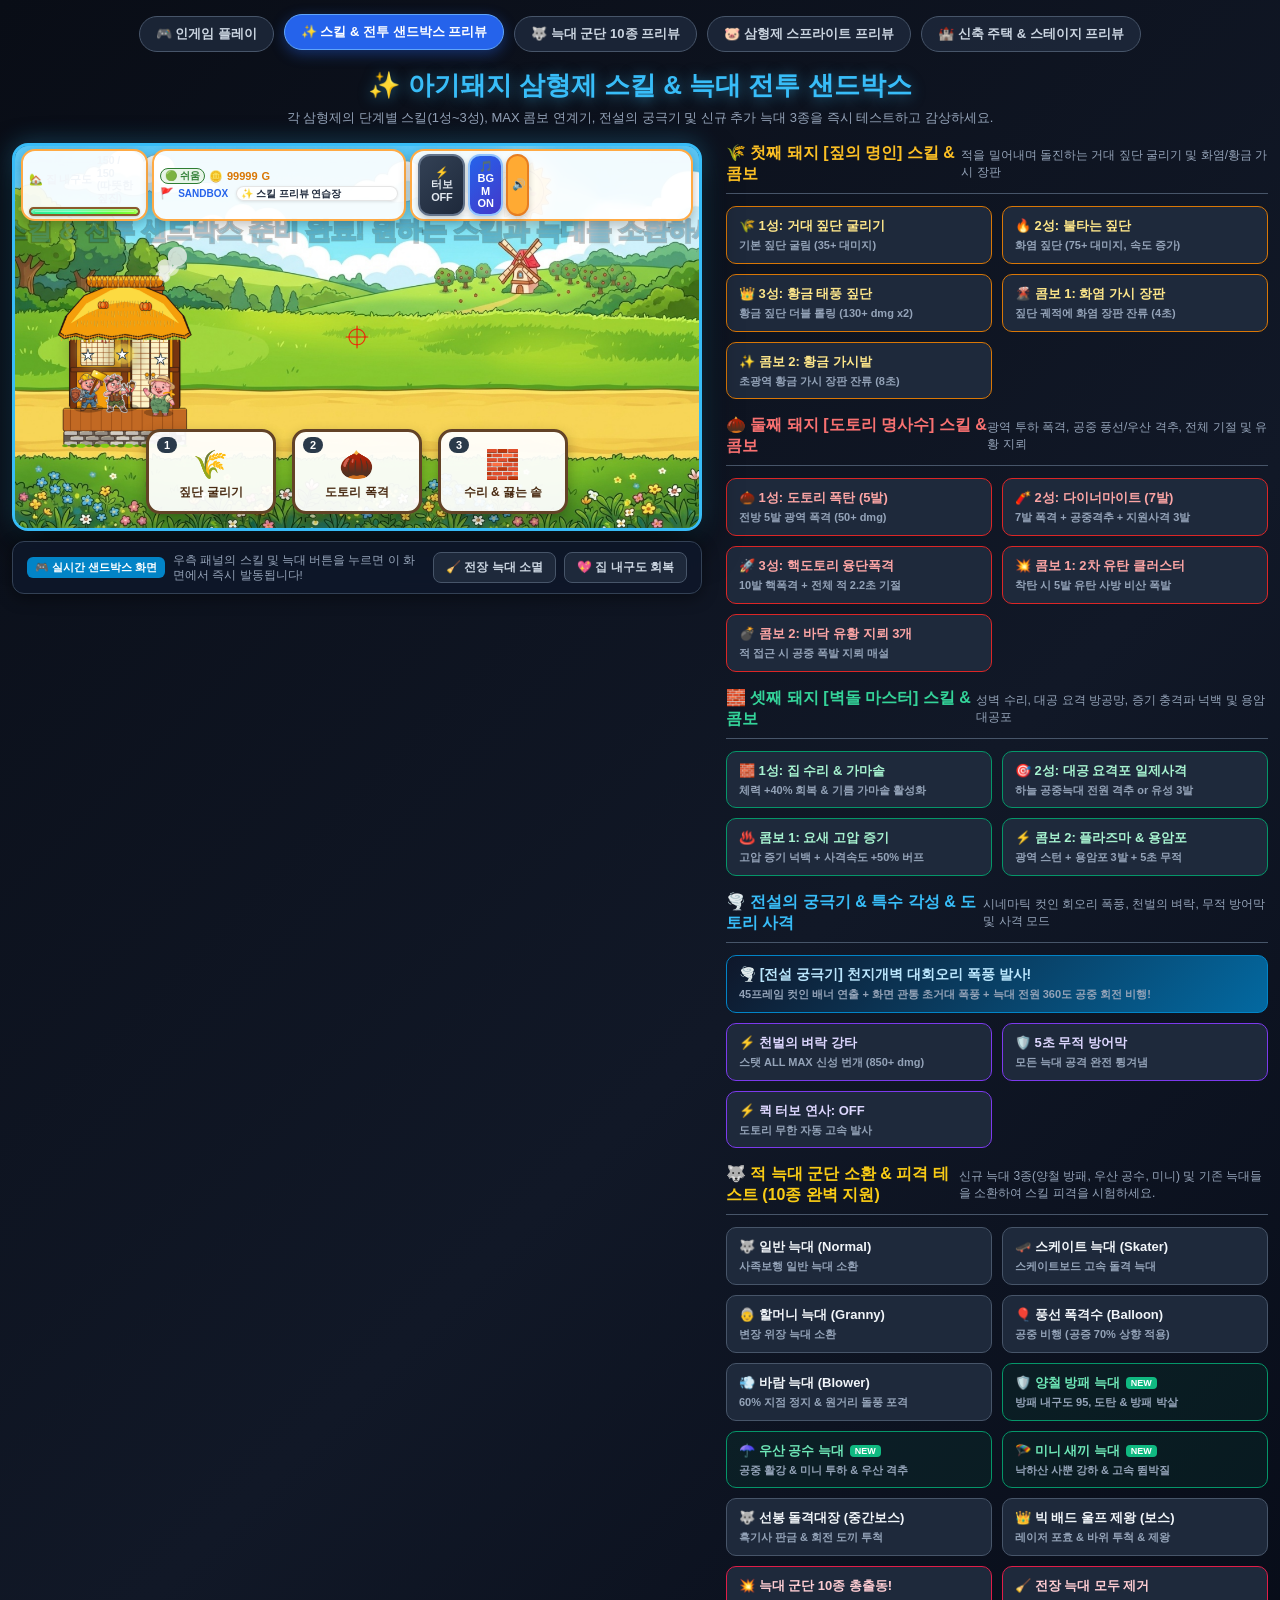
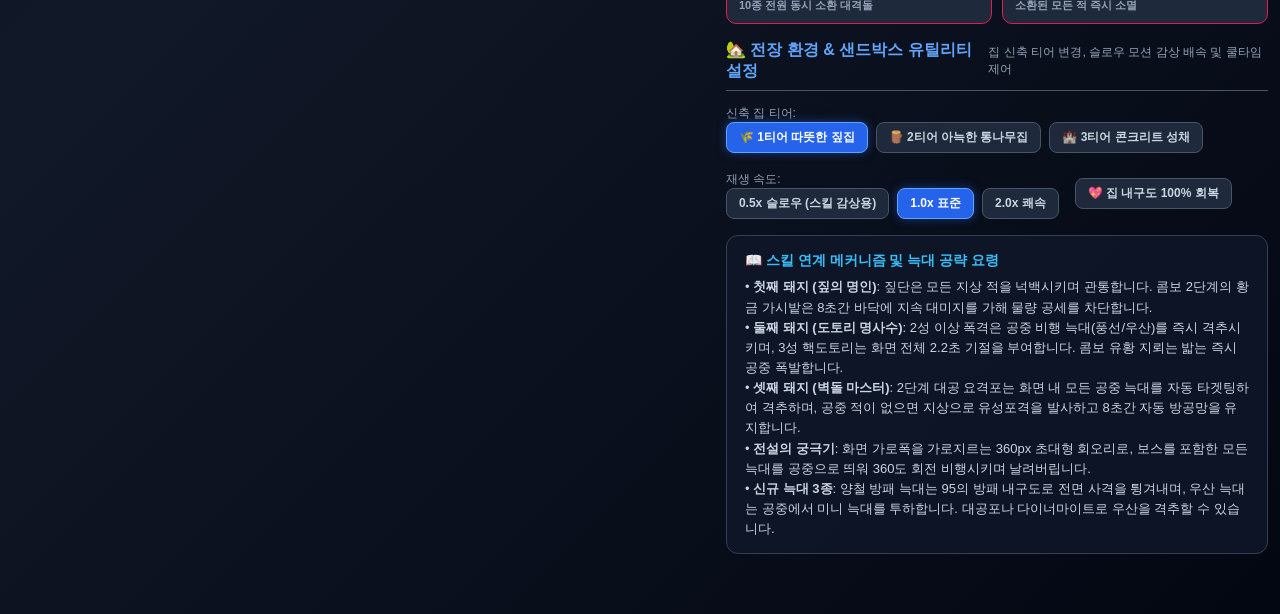
<file: skills_preview.html>
﻿<!DOCTYPE html>
<html lang="ko">
<head>
    <meta charset="UTF-8">
    <meta name="viewport" content="width=device-width, initial-scale=1.0, maximum-scale=1.0, user-scalable=no">
    <title>✨ 스킬 & 전투 샌드박스 프리뷰 (Skill Preview & Sandbox)</title>
    <link rel="stylesheet" href="style.css">
    <style>
        body {
            background: linear-gradient(135deg, #090d16 0%, #111827 50%, #030712 100%) !important;
            color: #f1f5f9 !important;
            width: 100% !important;
            height: auto !important;
            min-height: 100vh !important;
            margin: 0 !important;
            padding: 16px 12px 60px 12px !important;
            display: flex !important;
            flex-direction: column !important;
            justify-content: flex-start !important;
            align-items: center !important;
            overflow-y: auto !important;
            overflow-x: hidden !important;
            user-select: auto !important;
            -webkit-user-select: auto !important;
        }

        /* 상단 네비게이션 */
        .preview-nav {
            display: flex;
            gap: 10px;
            margin-bottom: 16px;
            flex-wrap: wrap;
            justify-content: center;
            z-index: 100;
        }
        .preview-nav-link {
            padding: 8px 16px;
            background: rgba(30, 41, 59, 0.85);
            border: 1px solid #475569;
            border-radius: 999px;
            color: #cbd5e1;
            text-decoration: none;
            font-size: 13px;
            font-weight: 600;
            display: flex;
            align-items: center;
            gap: 6px;
            transition: all 0.2s;
        }
        .preview-nav-link:hover, .preview-nav-link.active {
            background: #2563eb;
            border-color: #60a5fa;
            color: #ffffff;
            box-shadow: 0 4px 14px rgba(37, 99, 235, 0.4);
            transform: translateY(-2px);
        }

        .preview-header {
            text-align: center;
            margin-bottom: 16px;
        }
        .preview-header h1 {
            font-size: 26px;
            color: #38bdf8;
            text-shadow: 0 2px 14px rgba(56, 189, 248, 0.5);
            margin-bottom: 6px;
        }
        .preview-header p {
            font-size: 13px;
            color: #94a3b8;
        }

        /* 🌟 샌드박스 2단 스튜디오 레이아웃 */
        .studio-layout {
            width: 100%;
            max-width: 1560px;
            display: flex;
            gap: 24px;
            align-items: flex-start;
            justify-content: center;
        }

        /* 좌측 실시간 캔버스 모니터: 데스크톱에서 항상 화면 상단에 고정(Sticky) */
        .studio-screen-col {
            flex: 1 1 56%;
            max-width: 860px;
            position: sticky;
            top: 14px;
            z-index: 50;
            display: flex;
            flex-direction: column;
            gap: 10px;
        }

        /* 캔버스 뷰포트 컨테이너 */
        .arena-container {
            width: 100%;
            aspect-ratio: 16 / 9;
            position: relative;
            background: #000;
            border: 3px solid #38bdf8;
            border-radius: 16px;
            overflow: hidden;
            box-shadow: 0 16px 36px rgba(0,0,0,0.8), 0 0 24px rgba(56, 189, 248, 0.35);
            flex-shrink: 0;
        }

        #game-container {
            width: 100% !important;
            height: 100% !important;
            position: relative !important;
            border-radius: 0 !important;
            overflow: hidden !important;
            display: block !important;
        }

        #game-canvas {
            width: 100% !important;
            height: 100% !important;
            display: block !important;
            cursor: crosshair;
        }

        /* 캔버스 하단 스튜디오 액션 툴바 */
        .screen-subbar {
            background: rgba(15, 23, 42, 0.92);
            border: 1px solid #334155;
            border-radius: 12px;
            padding: 10px 14px;
            display: flex;
            align-items: center;
            justify-content: space-between;
            gap: 12px;
            backdrop-filter: blur(8px);
            box-shadow: 0 4px 16px rgba(0,0,0,0.4);
        }
        .subbar-info {
            display: flex;
            align-items: center;
            gap: 8px;
            font-size: 12px;
        }
        .subbar-badge {
            background: #0284c7;
            color: #fff;
            padding: 3px 8px;
            border-radius: 6px;
            font-weight: 700;
            font-size: 11px;
            white-space: nowrap;
        }
        .subbar-actions {
            display: flex;
            gap: 8px;
        }
        .subbar-btn {
            background: #1e293b;
            color: #cbd5e1;
            border: 1px solid #475569;
            border-radius: 8px;
            padding: 6px 12px;
            font-size: 12px;
            font-weight: 600;
            cursor: pointer;
            transition: all 0.15s;
            white-space: nowrap;
        }
        .subbar-btn:hover {
            background: #334155;
            color: #fff;
            border-color: #94a3b8;
        }

        /* 우측 프리뷰 제어 대시보드 컬럼 */
        .studio-controls-col {
            flex: 1 1 44%;
            max-width: 660px;
            display: flex;
            flex-direction: column;
            gap: 14px;
        }

        .dashboard-wrapper {
            width: 100%;
            display: flex;
            flex-direction: column;
            gap: 16px;
        }

        @media (max-width: 1150px) {
            .studio-layout {
                flex-direction: column;
                align-items: center;
            }
            .studio-screen-col {
                width: 100%;
                max-width: 900px;
                position: sticky;
                top: 8px;
            }
            .studio-controls-col {
                width: 100%;
                max-width: 900px;
            }
        }

        #dummy-modals-container,
        #dummy-modals-container * {
            display: none !important;
            pointer-events: none !important;
            opacity: 0 !important;
            visibility: hidden !important;
        }
            display: flex;
            flex-direction: column;
            gap: 16px;
        }

        .control-section {
            background: rgba(30, 41, 59, 0.7);
            border: 1px solid #334155;
            border-radius: 14px;
            padding: 16px;
            box-shadow: 0 4px 16px rgba(0,0,0,0.3);
            backdrop-filter: blur(10px);
        }

        .section-header {
            display: flex;
            align-items: center;
            justify-content: space-between;
            margin-bottom: 12px;
            border-bottom: 1px solid #475569;
            padding-bottom: 8px;
        }
        .section-title {
            font-size: 16px;
            font-weight: 700;
            display: flex;
            align-items: center;
            gap: 8px;
        }
        .section-desc {
            font-size: 12px;
            color: #94a3b8;
        }

        .btn-grid {
            display: grid;
            grid-template-columns: repeat(auto-fill, minmax(190px, 1fr));
            gap: 10px;
        }

        .skill-btn {
            background: #1e293b;
            border: 1px solid #475569;
            color: #f1f5f9;
            border-radius: 10px;
            padding: 10px 12px;
            font-size: 12px;
            font-weight: 600;
            cursor: pointer;
            display: flex;
            flex-direction: column;
            align-items: flex-start;
            gap: 4px;
            transition: all 0.15s;
            text-align: left;
            position: relative;
            overflow: hidden;
        }
        .skill-btn:hover {
            transform: translateY(-2px);
            box-shadow: 0 4px 12px rgba(0,0,0,0.4);
            border-color: #94a3b8;
        }
        .skill-btn:active {
            transform: translateY(0);
        }
        .skill-btn .btn-title {
            font-size: 13px;
            font-weight: 700;
            display: flex;
            align-items: center;
            gap: 6px;
        }
        .skill-btn .btn-sub {
            font-size: 11px;
            color: #94a3b8;
            line-height: 1.25;
        }

        /* 테마별 버튼 색상 */
        .btn-straw { border-color: #d97706; }
        .btn-straw:hover { background: #78350f; border-color: #f59e0b; }
        .btn-straw .btn-title { color: #fde68a; }

        .btn-bomb { border-color: #dc2626; }
        .btn-bomb:hover { background: #7f1d1d; border-color: #ef4444; }
        .btn-bomb .btn-title { color: #fca5a5; }

        .btn-brick { border-color: #059669; }
        .btn-brick:hover { background: #064e3b; border-color: #10b981; }
        .btn-brick .btn-title { color: #a7f3d0; }

        .btn-ultimate { border-color: #0284c7; background: linear-gradient(135deg, #0f172a, #0369a1); }
        .btn-ultimate:hover { background: linear-gradient(135deg, #0369a1, #0284c7); border-color: #38bdf8; box-shadow: 0 0 16px rgba(56, 189, 248, 0.5); }
        .btn-ultimate .btn-title { color: #bae6fd; font-size: 14px; }

        .btn-special { border-color: #7c3aed; }
        .btn-special:hover { background: #4c1d95; border-color: #8b5cf6; }
        .btn-special .btn-title { color: #ddd6fe; }

        .btn-wolf { border-color: #475569; }
        .btn-wolf:hover { background: #334155; border-color: #cbd5e1; }
        .btn-wolf .btn-title { color: #f1f5f9; }

        .btn-new-wolf { border-color: #059669; background: #064e3b33; }
        .btn-new-wolf:hover { background: #064e3b; border-color: #10b981; }
        .btn-new-wolf .btn-title { color: #6ee7b7; }

        .btn-danger { border-color: #e11d48; }
        .btn-danger:hover { background: #881337; border-color: #f43f5e; }
        .btn-danger .btn-title { color: #fecdd3; }

        .new-tag {
            background: #10b981;
            color: #fff;
            font-size: 9px;
            padding: 1px 5px;
            border-radius: 4px;
            font-weight: bold;
        }

        /* 툴바 탭 & 토글 */
        .option-pills {
            display: flex;
            gap: 8px;
            flex-wrap: wrap;
        }
        .pill-btn {
            background: #1e293b;
            color: #cbd5e1;
            border: 1px solid #475569;
            border-radius: 8px;
            padding: 6px 12px;
            font-size: 12px;
            font-weight: 600;
            cursor: pointer;
            transition: all 0.15s;
        }
        .pill-btn:hover {
            background: #334155;
            color: #fff;
        }
        .pill-btn.active {
            background: #2563eb;
            border-color: #60a5fa;
            color: #fff;
            box-shadow: 0 0 10px rgba(37, 99, 235, 0.5);
        }

        /* 안내 가이드 카드 */
        .guide-card {
            background: rgba(15, 23, 42, 0.8);
            border: 1px solid #334155;
            border-radius: 12px;
            padding: 14px 18px;
            font-size: 13px;
            line-height: 1.55;
            color: #cbd5e1;
        }
        .guide-card h3 {
            font-size: 14px;
            color: #38bdf8;
            margin-bottom: 6px;
        }
    </style>
</head>
<body>

    <!-- 상단 링크 네비게이션 -->
    <div class="preview-nav">
        <a href="index.html" class="preview-nav-link">🎮 인게임 플레이</a>
        <a href="skills_preview.html" class="preview-nav-link active">✨ 스킬 & 전투 샌드박스 프리뷰</a>
        <a href="wolf_sprites_preview.html" class="preview-nav-link">🐺 늑대 군단 10종 프리뷰</a>
        <a href="pig_sprites_preview.html" class="preview-nav-link">🐷 삼형제 스프라이트 프리뷰</a>
        <a href="fairytale_stage_backgrounds_showcase.html" class="preview-nav-link">🏰 신축 주택 & 스테이지 프리뷰</a>
    </div>

    <div class="preview-header">
        <h1>✨ 아기돼지 삼형제 스킬 & 늑대 전투 샌드박스</h1>
        <p>각 삼형제의 단계별 스킬(1성~3성), MAX 콤보 연계기, 전설의 궁극기 및 신규 추가 늑대 3종을 즉시 테스트하고 감상하세요.</p>
    </div>

    <!-- 🌟 스튜디오 2단 레이아웃 (좌측 고정 프리뷰 캔버스 + 우측 제어 대시보드) -->
    <div class="studio-layout">
        <!-- 좌측: 실시간 전투 프리뷰 모니터 (항상 화면에 고정) -->
        <div class="studio-screen-col">
            <div class="arena-container">
                <div id="game-container">
                    <div id="mobile-rotate-notice" class="mobile-rotate-notice hidden">
                        <span class="rotate-notice-text">📱 가로 모드로 전환해주세요.</span>
                        <button id="banner-landscape-btn" class="banner-rotate-btn" type="button">🔄</button>
                    </div>

                    <!-- 게임 캔버스 -->
                    <canvas id="game-canvas"></canvas>

                    <!-- 보스 상단 체력바 -->
                    <div id="boss-hud-container" class="boss-hud-container hidden">
                        <div class="boss-hud-title">👑 힙스터 빅 배드 울프 제왕</div>
                        <div class="boss-hud-bar-bg">
                            <div id="boss-hud-bar-fill" class="boss-hud-bar-fill"></div>
                        </div>
                        <div id="boss-hud-hp-text" class="boss-hud-hp-text">100%</div>
                    </div>

                    <!-- 상단 HUD -->
                    <div id="top-hud">
                        <div class="hud-panel health-container">
                            <div class="health-label">
                                <span>🏡 집 내구도</span>
                                <span id="house-hp-text">150 / 150</span>
                            </div>
                            <div class="health-bar-bg">
                                <div id="house-hp-fill" class="health-bar-fill"></div>
                            </div>
                        </div>

                        <div class="hud-panel">
                            <div id="diff-badge" class="diff-badge-pill diff-badge-easy">🟢 샌드박스</div>
                            <div id="user-title-badge" class="user-title-pill hidden"></div>
                            <div class="gold-badge">🪙 <span id="gold-display">99999</span>G<span id="gold-bonus-badge" class="gold-bonus-pill hidden">+0%</span></div>
                            <div class="wave-badge">
                                🚩 <span id="wave-display">SANDBOX</span>
                                <span id="stage-theme-display" class="stage-theme-badge">✨ 스킬 프리뷰 연습장</span>
                                <span id="stat-awakening-badge" class="stat-awakening-badge hidden">⚡ 신성 각성</span>
                            </div>
                        </div>

                        <div class="hud-panel hud-controls">
                            <button id="turbo-btn" class="hud-btn turbo-hud-btn" type="button">⚡ 터보 OFF</button>
                            <button id="hud-landscape-btn" class="hud-btn landscape-hud-btn" style="display:none;">🔄</button>
                            <button id="pause-btn" class="hud-btn" style="display:none;">⏸️</button>
                            <button id="shop-btn" class="hud-btn" style="display:none;">🔨</button>
                            <button id="fullscreen-btn" class="hud-btn" style="display:none;">⛶</button>
                            <button id="bgm-btn" class="hud-btn bgm-hud-btn" type="button" aria-label="배경음악 끄기" aria-pressed="true" title="배경음악 켜기/끄기">🎵 BGM ON</button>
                            <button id="sound-btn" class="hud-btn" type="button" aria-label="전체 사운드 켜기/끄기">🔊</button>
                        </div>
                    </div>

                    <!-- 하단 삼형제 스킬 핫바 (키보드 1, 2, 3, 4 지원) -->
                    <div id="skills-hotbar">
                        <div id="skill-1" class="skill-slot">
                            <span class="skill-key">1</span>
                            <div class="skill-icon">🌾</div>
                            <div id="skill-1-name" class="skill-name">짚단 굴리기</div>
                            <span id="skill-1-combo-tag" class="skill-combo-tag hidden">✨연계 1</span>
                            <div class="skill-overlay"></div>
                            <div class="skill-timer">0.0</div>
                        </div>
                        <div id="skill-2" class="skill-slot">
                            <span class="skill-key">2</span>
                            <div class="skill-icon">🌰</div>
                            <div id="skill-2-name" class="skill-name">도토리 폭격</div>
                            <span id="skill-2-combo-tag" class="skill-combo-tag hidden">✨연계 1</span>
                            <div class="skill-overlay"></div>
                            <div class="skill-timer">0.0</div>
                        </div>
                        <div id="skill-3" class="skill-slot">
                            <span class="skill-key">3</span>
                            <div class="skill-icon">🧱</div>
                            <div id="skill-3-name" class="skill-name">수리 & 솥</div>
                            <span id="skill-3-combo-tag" class="skill-combo-tag hidden">✨연계 1</span>
                            <div class="skill-overlay"></div>
                            <div class="skill-timer">0.0</div>
                        </div>
                        <div id="skill-4" class="skill-slot ultimate-slot">
                            <span class="skill-key">4</span>
                            <div class="skill-icon">🌪️</div>
                            <div id="skill-4-name" class="skill-name">대회오리</div>
                            <div class="skill-overlay"></div>
                            <div class="skill-timer">0.0</div>
                        </div>
                    </div>

                    <button id="quick-turbo-btn" class="quick-turbo-btn" style="display:none;">
                        <span class="turbo-icon">⚡</span>
                        <span class="turbo-label">터보 OFF</span>
                    </button>
                </div>
            </div>

            <!-- 모니터 하단 빠른 정보 & 샌드박스 유틸리티 툴바 -->
            <div class="screen-subbar">
                <div class="subbar-info">
                    <span class="subbar-badge">🎮 실시간 샌드박스 화면</span>
                    <span style="font-size: 11.5px; color: #94a3b8;">우측 패널의 스킬 및 늑대 버튼을 누르면 이 화면에서 즉시 발동됩니다!</span>
                </div>
                <div class="subbar-actions">
                    <button class="subbar-btn" onclick="clearAllWolves()">🧹 전장 늑대 소멸</button>
                    <button class="subbar-btn" onclick="healHouse()">💖 집 내구도 회복</button>
                </div>
            </div>
        </div>

        <!-- 우측: 모든 스킬 및 늑대 컨트롤 패널 (스크롤 가능) -->
        <div class="studio-controls-col">
            <div class="dashboard-wrapper">

        <!-- 1. 첫째 돼지 스킬 (짚의 명인) -->
        <div class="control-section">
            <div class="section-header">
                <div class="section-title" style="color: #fbbf24;">🌾 첫째 돼지 [짚의 명인] 스킬 & 콤보</div>
                <div class="section-desc">적을 밀어내며 돌진하는 거대 짚단 굴리기 및 화염/황금 가시 장판</div>
            </div>
            <div class="btn-grid">
                <button class="skill-btn btn-straw" onclick="triggerSkill1(1, 0)">
                    <div class="btn-title">🌾 1성: 거대 짚단 굴리기</div>
                    <div class="btn-sub">기본 짚단 굴림 (35+ 대미지)</div>
                </button>
                <button class="skill-btn btn-straw" onclick="triggerSkill1(2, 0)">
                    <div class="btn-title">🔥 2성: 불타는 짚단</div>
                    <div class="btn-sub">화염 짚단 (75+ 대미지, 속도 증가)</div>
                </button>
                <button class="skill-btn btn-straw" onclick="triggerSkill1(3, 0)">
                    <div class="btn-title">👑 3성: 황금 태풍 짚단</div>
                    <div class="btn-sub">황금 짚단 더블 롤링 (130+ dmg x2)</div>
                </button>
                <button class="skill-btn btn-straw" onclick="triggerSkill1(3, 1)">
                    <div class="btn-title">🌋 콤보 1: 화염 가시 장판</div>
                    <div class="btn-sub">짚단 궤적에 화염 장판 잔류 (4초)</div>
                </button>
                <button class="skill-btn btn-straw" onclick="triggerSkill1(3, 2)">
                    <div class="btn-title">✨ 콤보 2: 황금 가시밭</div>
                    <div class="btn-sub">초광역 황금 가시 장판 잔류 (8초)</div>
                </button>
            </div>
        </div>

        <!-- 2. 둘째 돼지 스킬 (도토리 명사수) -->
        <div class="control-section">
            <div class="section-header">
                <div class="section-title" style="color: #f87171;">🌰 둘째 돼지 [도토리 명사수] 스킬 & 콤보</div>
                <div class="section-desc">광역 투하 폭격, 공중 풍선/우산 격추, 전체 기절 및 유황 지뢰</div>
            </div>
            <div class="btn-grid">
                <button class="skill-btn btn-bomb" onclick="triggerSkill2(1, 0)">
                    <div class="btn-title">🌰 1성: 도토리 폭탄 (5발)</div>
                    <div class="btn-sub">전방 5발 광역 폭격 (50+ dmg)</div>
                </button>
                <button class="skill-btn btn-bomb" onclick="triggerSkill2(2, 0)">
                    <div class="btn-title">🧨 2성: 다이너마이트 (7발)</div>
                    <div class="btn-sub">7발 폭격 + 공중격추 + 지원사격 3발</div>
                </button>
                <button class="skill-btn btn-bomb" onclick="triggerSkill2(3, 0)">
                    <div class="btn-title">🚀 3성: 핵도토리 융단폭격</div>
                    <div class="btn-sub">10발 핵폭격 + 전체 적 2.2초 기절</div>
                </button>
                <button class="skill-btn btn-bomb" onclick="triggerSkill2(3, 1)">
                    <div class="btn-title">💥 콤보 1: 2차 유탄 클러스터</div>
                    <div class="btn-sub">착탄 시 5발 유탄 사방 비산 폭발</div>
                </button>
                <button class="skill-btn btn-bomb" onclick="triggerSkill2(3, 2)">
                    <div class="btn-title">💣 콤보 2: 바닥 유황 지뢰 3개</div>
                    <div class="btn-sub">적 접근 시 공중 폭발 지뢰 매설</div>
                </button>
            </div>
        </div>

        <!-- 3. 셋째 돼지 스킬 (벽돌 마스터) -->
        <div class="control-section">
            <div class="section-header">
                <div class="section-title" style="color: #34d399;">🧱 셋째 돼지 [벽돌 마스터] 스킬 & 콤보</div>
                <div class="section-desc">성벽 수리, 대공 요격 방공망, 증기 충격파 넉백 및 용암 대공포</div>
            </div>
            <div class="btn-grid">
                <button class="skill-btn btn-brick" onclick="triggerSkill3(1, 0)">
                    <div class="btn-title">🧱 1성: 집 수리 & 가마솥</div>
                    <div class="btn-sub">체력 +40% 회복 & 기름 가마솥 활성화</div>
                </button>
                <button class="skill-btn btn-brick" onclick="triggerSkill3(2, 0)">
                    <div class="btn-title">🎯 2성: 대공 요격포 일제사격</div>
                    <div class="btn-sub">하늘 공중늑대 전원 격추 or 유성 3발</div>
                </button>
                <button class="skill-btn btn-brick" onclick="triggerSkill3(2, 1)">
                    <div class="btn-title">♨️ 콤보 1: 요새 고압 증기</div>
                    <div class="btn-sub">고압 증기 넉백 + 사격속도 +50% 버프</div>
                </button>
                <button class="skill-btn btn-brick" onclick="triggerSkill3(2, 2)">
                    <div class="btn-title">⚡ 콤보 2: 플라즈마 & 용암포</div>
                    <div class="btn-sub">광역 스턴 + 용암포 3발 + 5초 무적</div>
                </button>
            </div>
        </div>

        <!-- 4. 궁극기 & 특수 각성 & 도토리 사격 -->
        <div class="control-section">
            <div class="section-header">
                <div class="section-title" style="color: #38bdf8;">🌪️ 전설의 궁극기 & 특수 각성 & 도토리 사격</div>
                <div class="section-desc">시네마틱 컷인 회오리 폭풍, 천벌의 벼락, 무적 방어막 및 사격 모드</div>
            </div>
            <div class="btn-grid">
                <button class="skill-btn btn-ultimate" onclick="triggerUltimate()" style="grid-column: span 2;">
                    <div class="btn-title">🌪️ [전설 궁극기] 천지개벽 대회오리 폭풍 발사!</div>
                    <div class="btn-sub">45프레임 컷인 배너 연출 + 화면 관통 초거대 폭풍 + 늑대 전원 360도 공중 회전 비행!</div>
                </button>
                <button class="skill-btn btn-special" onclick="triggerDivineLightning()">
                    <div class="btn-title">⚡ 천벌의 벼락 강타</div>
                    <div class="btn-sub">스탯 ALL MAX 신성 번개 (850+ dmg)</div>
                </button>
                <button class="skill-btn btn-special" onclick="triggerShield()">
                    <div class="btn-title">🛡️ 5초 무적 방어막</div>
                    <div class="btn-sub">모든 늑대 공격 완전 튕겨냄</div>
                </button>
                <button class="skill-btn btn-special" onclick="toggleTurbo()">
                    <div class="btn-title" id="preview-turbo-title">⚡ 퀵 터보 연사: OFF</div>
                    <div class="btn-sub">도토리 무한 자동 고속 발사</div>
                </button>
            </div>
        </div>

        <!-- 5. 늑대 소환 & 테스트 패널 (신규 늑대 3종 포함 총 10종!) -->
        <div class="control-section">
            <div class="section-header">
                <div class="section-title" style="color: #facc15;">🐺 적 늑대 군단 소환 & 피격 테스트 (10종 완벽 지원)</div>
                <div class="section-desc">신규 늑대 3종(양철 방패, 우산 공수, 미니) 및 기존 늑대들을 소환하여 스킬 피격을 시험하세요.</div>
            </div>
            <div class="btn-grid">
                <button class="skill-btn btn-wolf" onclick="spawnEnemy('normal')">
                    <div class="btn-title">🐺 일반 늑대 (Normal)</div>
                    <div class="btn-sub">사족보행 일반 늑대 소환</div>
                </button>
                <button class="skill-btn btn-wolf" onclick="spawnEnemy('skater')">
                    <div class="btn-title">🛹 스케이트 늑대 (Skater)</div>
                    <div class="btn-sub">스케이트보드 고속 돌격 늑대</div>
                </button>
                <button class="skill-btn btn-wolf" onclick="spawnEnemy('granny')">
                    <div class="btn-title">👵 할머니 늑대 (Granny)</div>
                    <div class="btn-sub">변장 위장 늑대 소환</div>
                </button>
                <button class="skill-btn btn-wolf" onclick="spawnEnemy('balloon')">
                    <div class="btn-title">🎈 풍선 폭격수 (Balloon)</div>
                    <div class="btn-sub">공중 비행 (공증 70% 상향 적용)</div>
                </button>
                <button class="skill-btn btn-wolf" onclick="spawnEnemy('blower')">
                    <div class="btn-title">💨 바람 늑대 (Blower)</div>
                    <div class="btn-sub">60% 지점 정지 & 원거리 돌풍 포격</div>
                </button>
                <button class="skill-btn btn-new-wolf" onclick="spawnEnemy('shield')">
                    <div class="btn-title">🛡️ 양철 방패 늑대 <span class="new-tag">NEW</span></div>
                    <div class="btn-sub">방패 내구도 95, 도탄 & 방패 박살</div>
                </button>
                <button class="skill-btn btn-new-wolf" onclick="spawnEnemy('umbrella')">
                    <div class="btn-title">☂️ 우산 공수 늑대 <span class="new-tag">NEW</span></div>
                    <div class="btn-sub">공중 활강 & 미니 투하 & 우산 격추</div>
                </button>
                <button class="skill-btn btn-new-wolf" onclick="spawnEnemy('miniwolf')">
                    <div class="btn-title">🪂 미니 새끼 늑대 <span class="new-tag">NEW</span></div>
                    <div class="btn-sub">낙하산 사뿐 강하 & 고속 뜀박질</div>
                </button>
                <button class="skill-btn btn-wolf" onclick="spawnEnemy('midboss')">
                    <div class="btn-title">🐺 선봉 돌격대장 (중간보스)</div>
                    <div class="btn-sub">흑기사 판금 & 회전 도끼 투척</div>
                </button>
                <button class="skill-btn btn-wolf" onclick="spawnEnemy('boss')">
                    <div class="btn-title">👑 빅 배드 울프 제왕 (보스)</div>
                    <div class="btn-sub">레이저 포효 & 바위 투척 & 제왕</div>
                </button>
                <button class="skill-btn btn-danger" onclick="spawnAllWolves()">
                    <div class="btn-title">💥 늑대 군단 10종 총출동!</div>
                    <div class="btn-sub">10종 전원 동시 소환 대격돌</div>
                </button>
                <button class="skill-btn btn-danger" onclick="clearAllWolves()">
                    <div class="btn-title">🧹 전장 늑대 모두 제거</div>
                    <div class="btn-sub">소환된 모든 적 즉시 소멸</div>
                </button>
            </div>
        </div>

        <!-- 6. 전장 환경 및 샌드박스 유틸리티 설정 -->
        <div class="control-section">
            <div class="section-header">
                <div class="section-title" style="color: #60a5fa;">🏡 전장 환경 & 샌드박스 유틸리티 설정</div>
                <div class="section-desc">집 신축 티어 변경, 슬로우 모션 감상 배속 및 쿨타임 제어</div>
            </div>
            <div style="display: flex; gap: 16px; flex-wrap: wrap; align-items: center;">
                <div>
                    <span style="font-size: 12px; color: #94a3b8; margin-right: 6px;">신축 집 티어:</span>
                    <span class="option-pills">
                        <button class="pill-btn active" id="house-tier-1-btn" onclick="setHouseTier(1)">🌾 1티어 따뜻한 짚집</button>
                        <button class="pill-btn" id="house-tier-2-btn" onclick="setHouseTier(2)">🪵 2티어 아늑한 통나무집</button>
                        <button class="pill-btn" id="house-tier-3-btn" onclick="setHouseTier(3)">🏰 3티어 콘크리트 성채</button>
                    </span>
                </div>
                <div>
                    <span style="font-size: 12px; color: #94a3b8; margin-right: 6px;">재생 속도:</span>
                    <span class="option-pills">
                        <button class="pill-btn" id="speed-05-btn" onclick="setSpeed(0.5)">0.5x 슬로우 (스킬 감상용)</button>
                        <button class="pill-btn active" id="speed-10-btn" onclick="setSpeed(1.0)">1.0x 표준</button>
                        <button class="pill-btn" id="speed-20-btn" onclick="setSpeed(2.0)">2.0x 쾌속</button>
                    </span>
                </div>
                <div>
                    <span class="option-pills">
                        <button class="pill-btn" onclick="healHouse()">💖 집 내구도 100% 회복</button>
                    </span>
                </div>
            </div>
        </div>

        <!-- 7. 스킬 메커니즘 상세 가이드 -->
        <div class="guide-card">
            <h3>📖 스킬 연계 메커니즘 및 늑대 공략 요령</h3>
            <p>
                • <strong>첫째 돼지 (짚의 명인)</strong>: 짚단은 모든 지상 적을 넉백시키며 관통합니다. 콤보 2단계의 황금 가시밭은 8초간 바닥에 지속 대미지를 가해 물량 공세를 차단합니다.<br>
                • <strong>둘째 돼지 (도토리 명사수)</strong>: 2성 이상 폭격은 공중 비행 늑대(풍선/우산)를 즉시 격추시키며, 3성 핵도토리는 화면 전체 2.2초 기절을 부여합니다. 콤보 유황 지뢰는 밟는 즉시 공중 폭발합니다.<br>
                • <strong>셋째 돼지 (벽돌 마스터)</strong>: 2단계 대공 요격포는 화면 내 모든 공중 늑대를 자동 타겟팅하여 격추하며, 공중 적이 없으면 지상으로 유성포격을 발사하고 8초간 자동 방공망을 유지합니다.<br>
                • <strong>전설의 궁극기</strong>: 화면 가로폭을 가로지르는 360px 초대형 회오리로, 보스를 포함한 모든 늑대를 공중으로 띄워 360도 회전 비행시키며 날려버립니다.<br>
                • <strong>신규 늑대 3종</strong>: 양철 방패 늑대는 95의 방패 내구도로 전면 사격을 튕겨내며, 우산 늑대는 공중에서 미니 늑대를 투하합니다. 대공포나 다이너마이트로 우산을 격추할 수 있습니다.
            </p>
        </div>

        </div> <!-- .dashboard-wrapper -->
    </div> <!-- .studio-controls-col -->
</div> <!-- .studio-layout -->
    <div style="display: none;" id="dummy-modals-container">
        <div id="start-modal"></div>
        <div id="tab-start-play-btn"></div>
        <div id="tab-start-pigs-btn"></div>
        <div id="tab-start-meta-btn"></div>
        <div id="tab-start-play-content"></div>
        <div id="start-landscape-btn"></div>
        <div id="diff-card-easy"></div>
        <div id="diff-card-normal"></div>
        <div id="diff-card-hard"></div>
        <div id="diff-card-endless"></div>
        <div id="asset-preload-container"></div>
        <div id="preload-status-text"></div>
        <div id="preload-percent-text"></div>
        <div id="preload-bar-fill"></div>
        <div id="start-btn"></div>
        <div id="tab-start-pigs-content"></div>
        <div id="tab-start-meta-content"></div>
        <div id="menu-bank-gold"></div>
        <div id="menu-gold-bonus"></div>
        <div id="meta-invest-all-btn"></div>
        <div id="meta-test-add-gold-btn"></div>
        <div id="meta-test-add-10k-btn"></div>
        <div id="meta-test-add-1m-btn"></div>
        <div id="meta-test-add-100m-btn"></div>
        <div id="meta-test-clear-100w-btn"></div>
        <div id="meta-test-max-all-btn"></div>
        <div id="menu-knockback-box"></div>
        <div id="menu-knockback-val"></div>
        <div id="menu-knockback-effect-text"></div>
        <div id="menu-buy-knockback-btn"></div>
        <div id="menu-ultimate-box"></div>
        <div id="menu-ultimate-badge"></div>
        <div id="menu-max-check"></div>
        <div id="menu-coin-check"></div>
        <div id="menu-buy-ultimate-btn"></div>
        <div id="menu-endless-dmg-box"></div>
        <div id="menu-endless-dmg-val"></div>
        <div id="meta-endless-dmg-all-btn"></div>
        <div id="menu-titles-shop-box"></div>
        <div id="menu-current-title-badge"></div>
        <div id="titles-cards-container"></div>
        <div id="shop-modal"></div>
        <div id="shop-gold-text"></div>
        <div id="shop-test-add-gold-btn"></div>
        <div id="shop-test-max-stats-btn"></div>
        <div id="shop-test-max-pigs-btn"></div>
        <div id="tab-house-btn"></div>
        <div id="tab-pigs-btn"></div>
        <div id="shop-tab-house-content"></div>
        <div id="evolve-title"></div>
        <div id="evolve-desc"></div>
        <div id="evolve-house-btn"></div>
        <div id="upg-damage"></div>
        <div id="upg-speed"></div>
        <div id="upg-cd"></div>
        <div id="upg-repair"></div>
        <div id="shop-tab-pigs-content"></div>
        <div id="pig-card-1"></div>
        <div id="pig-1-badge"></div>
        <div id="pig-1-desc"></div>
        <div id="pig-1-next"></div>
        <div id="pig-1-upg-btn"></div>
        <div id="pig-1-combo-row"></div>
        <div id="pig-1-combo-badge"></div>
        <div id="pig-1-combo-title"></div>
        <div id="pig-1-combo-desc"></div>
        <div id="pig-1-combo-btn"></div>
        <div id="pig-card-2"></div>
        <div id="pig-2-badge"></div>
        <div id="pig-2-desc"></div>
        <div id="pig-2-next"></div>
        <div id="pig-2-upg-btn"></div>
        <div id="pig-2-combo-row"></div>
        <div id="pig-2-combo-badge"></div>
        <div id="pig-2-combo-title"></div>
        <div id="pig-2-combo-desc"></div>
        <div id="pig-2-combo-btn"></div>
        <div id="pig-card-3"></div>
        <div id="pig-3-badge"></div>
        <div id="pig-3-desc"></div>
        <div id="pig-3-next"></div>
        <div id="pig-3-upg-btn"></div>
        <div id="pig-3-combo-row"></div>
        <div id="pig-3-combo-badge"></div>
        <div id="pig-3-combo-title"></div>
        <div id="pig-3-combo-desc"></div>
        <div id="pig-3-combo-btn"></div>
        <div id="shop-all-max-box"></div>
        <div id="shop-meta-invest-btn"></div>
        <div id="shop-knockback-invest-btn"></div>
        <div id="shop-bank-deposit-btn"></div>
        <div id="shop-ultimate-status-box"></div>
        <div id="shop-ultimate-badge"></div>
        <div id="shop-ultimate-status-text"></div>
        <div id="shop-ultimate-coin-count"></div>
        <div id="shop-buy-ultimate-btn"></div>
        <div id="close-shop-btn"></div>
        <div id="ending-modal"></div>
        <div id="ending-badge"></div>
        <div id="ending-modal-title"></div>
        <div id="ending-anim-frame"></div>
        <div id="ending-desc-text"></div>
        <div id="ending-diff-name"></div>
        <div id="ending-score-text"></div>
        <div id="ending-rank-row"></div>
        <div id="ending-unlock-notice"></div>
        <div id="ending-gold-saved-box"></div>
        <div id="ending-saved-gold-val"></div>
        <div id="ending-menu-btn"></div>
        <div id="next-diff-btn"></div>
        <div id="endless-btn"></div>
        <div id="gameover-modal"></div>
        <div id="gameover-score-text"></div>
        <div id="gameover-gold-saved-box"></div>
        <div id="gameover-bonus-val"></div>
        <div id="retry-btn"></div>
        <div id="gameover-menu-btn"></div>
        <div id="pause-modal"></div>
        <div id="resume-btn"></div>
        <div id="pause-landscape-btn"></div>
        <div id="pause-shop-btn"></div>
        <div id="pause-menu-btn"></div>
        <div id="orientation-guide-modal"></div>
        <div id="guide-confirm-btn"></div>
    </div>

    <!-- 핵심 모듈 로드 -->
    <script src="constants.js"></script>
    <script src="assets.js"></script>
    <script src="performance.js"></script>
    <script src="music.js"></script>
    <script src="audio.js"></script>
    <script src="pig_sprites.js"></script>
    <script src="wolf_sprites.js"></script>
    <script src="background.js"></script>
    <script src="house.js"></script>
    <script src="enemies.js"></script>
    <script src="effects.js"></script>
    <script src="game.js"></script>

    <!-- 샌드박스 인터랙티브 제어 스크립트 -->
    <script>
        window.addEventListener('load', () => {
            if (window.game) {
                // 게임을 즉시 PLAYING 모드로 활성화
                window.game.state = GameState.PLAYING;
                window.game.wave = 1;
                window.game.waveInProgress = false;
                window.game.waveTransitionTimer = 999999999;
                window.game.waveEnemiesToSpawn = []; // 자동 웨이브 스폰 비활성화 (버튼 수동 소환)
                window.game.bossSpawned = false;
                window.game.floatingTexts = [];
                window.game.gold = 99999;
                window.game.ultimateUnlocked = true;
                window.game.everMaxedAll = true;

                // 기본 쿨타임 무제한 설정
                window.game.infiniteCooldown = true;

                // 속도 스케일링 래퍼
                window.previewSpeed = 1.0;
                const origUpdate = window.game.update.bind(window.game);
                window.game.update = function(dt) {
                    // 쿨다운 무제한 유지
                    if (this.infiniteCooldown && this.skills) {
                        for (let s in this.skills) {
                            this.skills[s].currentCd = 0;
                        }
                    }
                    // 자동 웨이브 스폰 및 전환 억제 유지 (독립 샌드박스 상태 유지)
                    this.waveInProgress = false;
                    this.waveTransitionTimer = 999999999;
                    this.waveEnemiesToSpawn = [];

                    origUpdate(dt * (window.previewSpeed || 1.0));
                };

                window.game.showBanner("✨ 스킬 & 전투 샌드박스 준비 완료! 원하는 스킬과 늑대를 소환하세요.", "#38bdf8");
            }
        });

        // 1스킬: 첫째 돼지
        function triggerSkill1(rank, combo) {
            if (!window.game) return;
            window.game.pigRanks[1] = rank;
            window.game.pigComboSkills[1] = combo;
            window.game.skills[1].currentCd = 0;
            window.game.useSkill(1);
        }

        // 2스킬: 둘째 돼지
        function triggerSkill2(rank, combo) {
            if (!window.game) return;
            window.game.pigRanks[2] = rank;
            window.game.pigComboSkills[2] = combo;
            window.game._lastMineDrop = 0; // 콤보 지뢰 즉시 투하 보장
            window.game.skills[2].currentCd = 0;
            window.game.useSkill(2);
        }

        // 3스킬: 셋째 돼지
        function triggerSkill3(rank, combo) {
            if (!window.game) return;
            window.game.pigRanks[3] = rank;
            window.game.pigComboSkills[3] = combo;
            window.game.skills[3].currentCd = 0;
            window.game.useSkill(3);
        }

        // 4스킬: 궁극기 (천지개벽 대회오리)
        function triggerUltimate() {
            if (!window.game) return;
            window.game.ultimateUnlocked = true;
            window.game.everMaxedAll = true;
            window.game.skills[4].currentCd = 0;
            window.game.useSkill(4);
        }

        // 특수: 천벌의 벼락
        function triggerDivineLightning() {
            if (!window.game) return;
            const target = window.game.enemies && window.game.enemies.length > 0 ? window.game.enemies[0] : null;
            window.game.triggerDivineLightning(target);
            window.game.showBanner("⚡ [신성 각성] 천벌의 벼락 강타!!", "#facc15");
        }

        // 특수: 5초 무적 방어막
        function triggerShield() {
            if (!window.game) return;
            window.game.house.invincibleTimer = 5000;
            soundEngine.barrierOpen();
            window.game.showBanner("🛡️ [벽돌 마스터] 요새 5초 무적 방어막 전개!!", "#00e5ff");
        }

        // 특수: 퀵 터보 연사 토글
        function toggleTurbo() {
            if (!window.game) return;
            window.game.isTurbo = !window.game.isTurbo;
            const titleEl = document.getElementById('preview-turbo-title');
            if (titleEl) {
                titleEl.textContent = window.game.isTurbo ? "⚡ 퀵 터보 연사: ON" : "⚡ 퀵 터보 연사: OFF";
            }
            window.game.showBanner(window.game.isTurbo ? "⚡ 도토리 자동 연속 발사 터보 ON!" : "⚡ 도토리 자동 연속 발사 터보 OFF", "#f59e0b");
        }

        // 늑대 개별 소환
        function spawnEnemy(type) {
            if (!window.game) return;
            window.game.spawnEnemy(type);
            const names = {
                normal: '일반 늑대',
                skater: '스케이트 늑대',
                granny: '할머니 늑대',
                balloon: '풍선 폭격수 늑대',
                blower: '바람 늑대',
                midboss: '선봉 돌격대장',
                boss: '빅 배드 울프 제왕',
                shield: '양철 방패 늑대',
                umbrella: '우산 공수 늑대',
                miniwolf: '미니 새끼 늑대'
            };
            window.game.showBanner(`🐺 ${names[type] || type} 소환 완료!`, "#facc15");
        }

        // 늑대 10종 총출동
        function spawnAllWolves() {
            if (!window.game) return;
            const types = ['normal', 'skater', 'granny', 'balloon', 'blower', 'shield', 'umbrella', 'miniwolf', 'midboss', 'boss'];
            types.forEach((t, idx) => {
                setTimeout(() => {
                    window.game.spawnEnemy(t);
                }, idx * 120);
            });
            window.game.showBanner("💥 늑대 군단 10종 전원 총출동!! 전면전 발발!!", "#ef4444");
        }

        // 늑대 모두 제거
        function clearAllWolves() {
            if (!window.game) return;
            window.game.enemies = [];
            window.game.boulders = [];
            window.game.showBanner("🧹 전장의 모든 적 소멸 완료!", "#a78bfa");
        }

        // 집 티어 전환
        function setHouseTier(tier) {
            if (!window.game) return;
            window.game.house.tier = tier;
            window.game.house.maxHp = tier === 3 ? 320 : (tier === 2 ? 220 : 150);
            window.game.house.hp = window.game.house.maxHp;

            document.querySelectorAll('[id^="house-tier-"]').forEach(btn => btn.classList.remove('active'));
            const activeBtn = document.getElementById(`house-tier-${tier}-btn`);
            if (activeBtn) activeBtn.classList.add('active');

            const names = ['1티어 따뜻한 짚집', '2티어 아늑한 통나무집', '3티어 콘크리트/벽돌 성채'];
            window.game.showBanner(`🏡 ${names[tier - 1]} 신축 완료!`, "#ffd700");
        }

        // 배속 조절
        function setSpeed(speed) {
            window.previewSpeed = speed;
            document.querySelectorAll('[id^="speed-"]').forEach(btn => btn.classList.remove('active'));
            const activeBtn = document.getElementById(`speed-${speed.toString().replace('.', '')}-btn`);
            if (activeBtn) activeBtn.classList.add('active');

            if (window.game) {
                window.game.showBanner(`⏱️ 재생 속도: ${speed}x 설정`, "#38bdf8");
            }
        }

        // 집 체력 회복
        function healHouse() {
            if (!window.game) return;
            window.game.house.hp = window.game.house.maxHp;
            soundEngine.repair();
            window.game.showBanner("💖 집 내구도 100% 완전 회복!", "#4caf50");
        }
    </script>
</body>
</html>
</file>
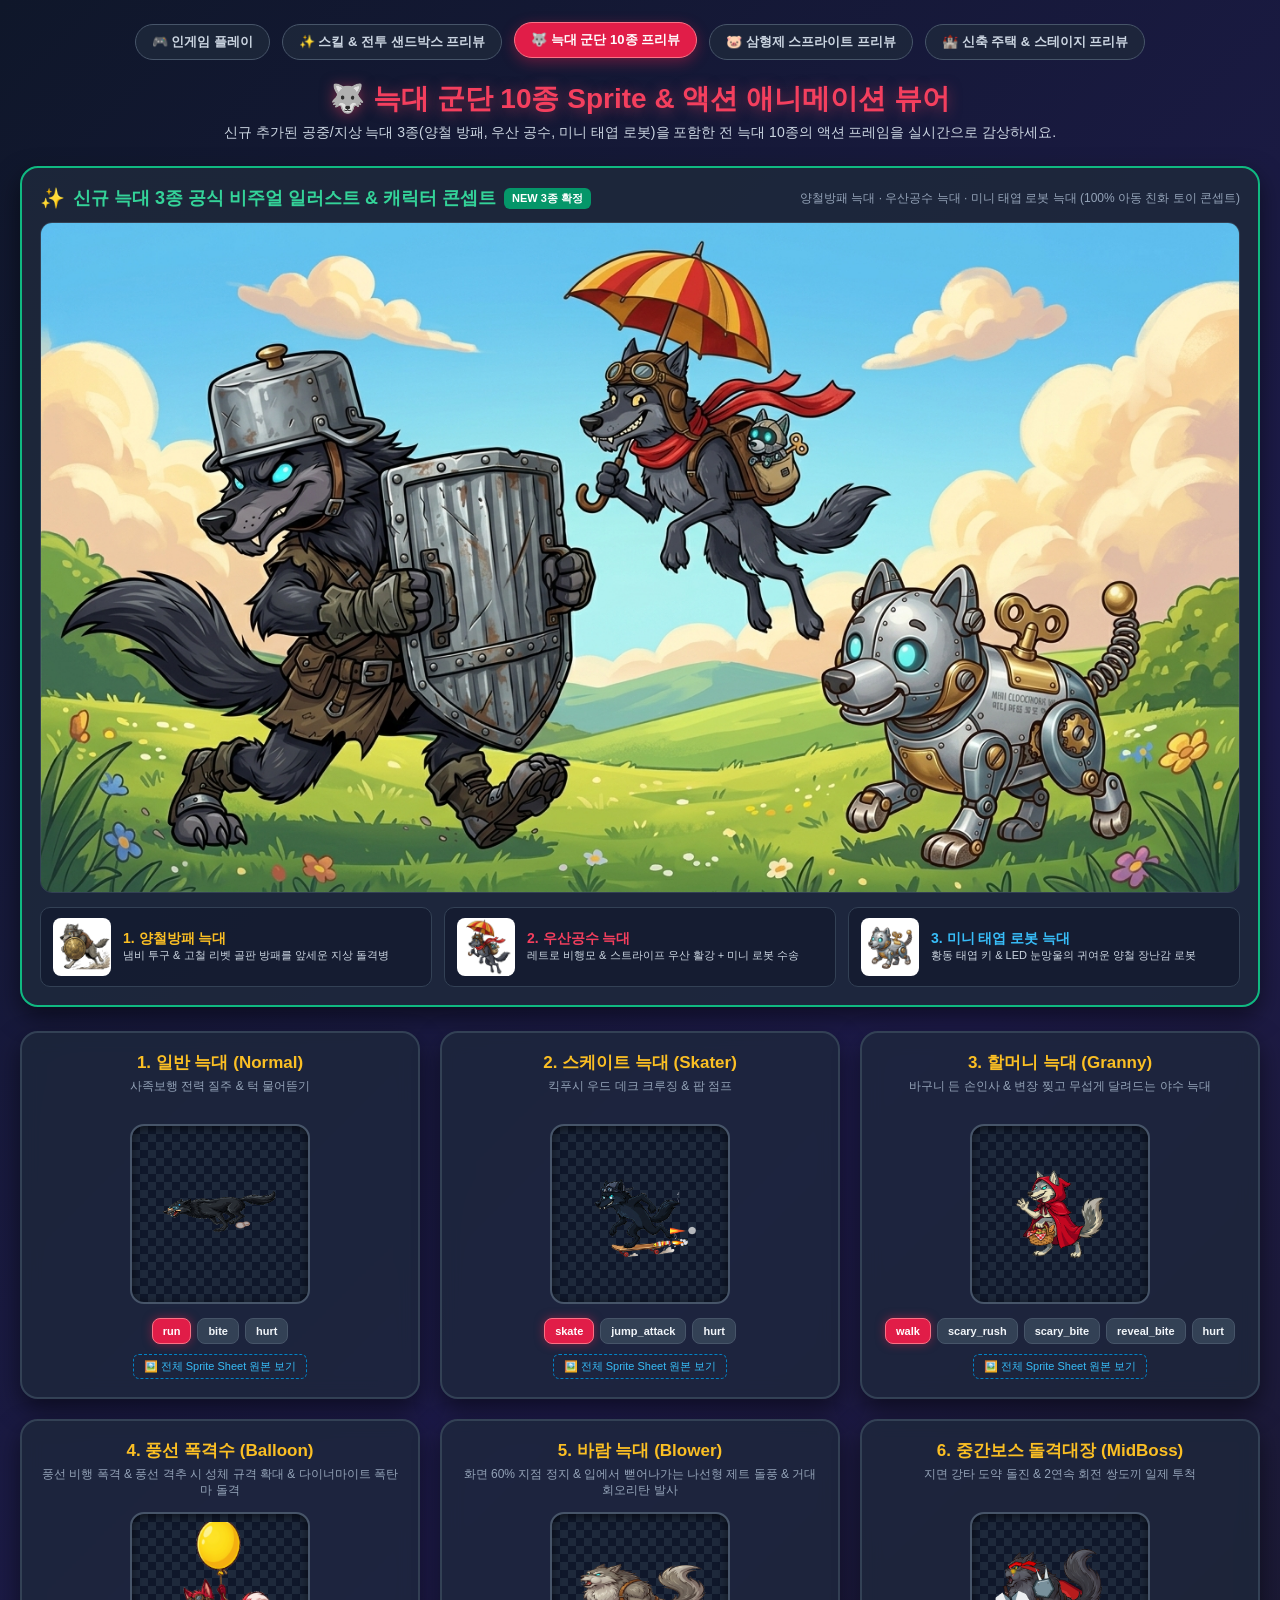
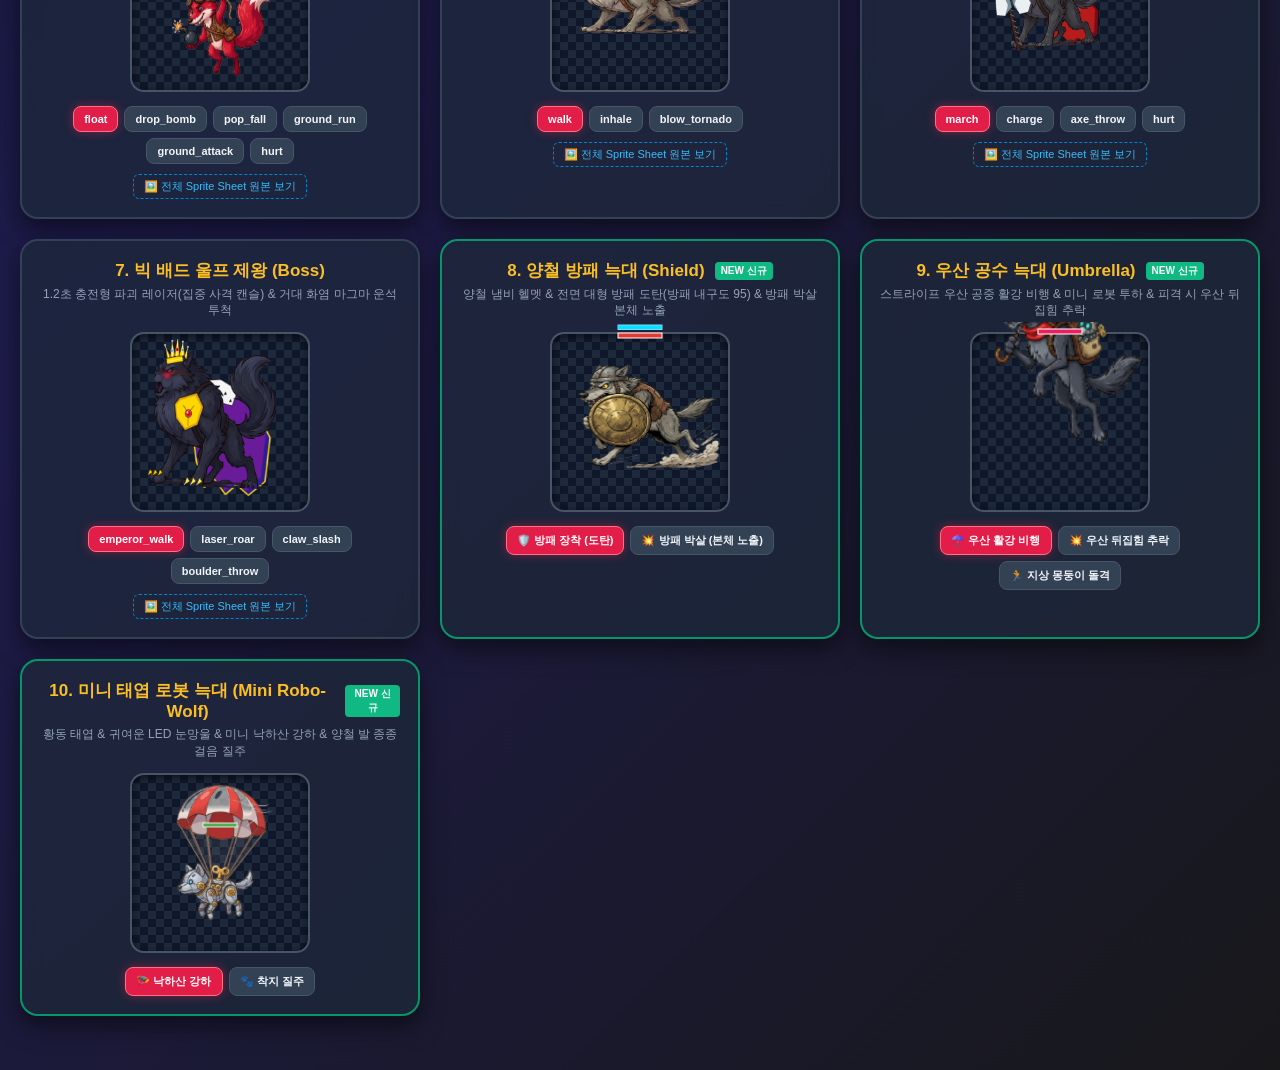
<file: wolf_sprites_preview.html>
﻿<!DOCTYPE html>
<html lang="ko">
<head>
    <meta charset="UTF-8">
    <meta name="viewport" content="width=device-width, initial-scale=1.0">
    <title>🐺 늑대 군단 10종 Sprite & 액션 애니메이션 프리뷰</title>
    <style>
        * { box-sizing: border-box; margin: 0; padding: 0; }
        body {
            font-family: 'Pretendard', -apple-system, BlinkMacSystemFont, 'Segoe UI', Roboto, sans-serif;
            background: linear-gradient(135deg, #0f172a 0%, #1e1b4b 50%, #18181b 100%);
            color: #f8fafc;
            padding: 24px 20px;
            display: flex;
            flex-direction: column;
            align-items: center;
            min-height: 100vh;
        }

        /* 네비게이션 바 */
        .nav-bar {
            display: flex;
            gap: 12px;
            margin-bottom: 20px;
            flex-wrap: wrap;
            justify-content: center;
        }
        .nav-link {
            padding: 8px 16px;
            background: rgba(30, 41, 59, 0.8);
            border: 1px solid #475569;
            border-radius: 999px;
            color: #cbd5e1;
            text-decoration: none;
            font-size: 13px;
            font-weight: 600;
            display: flex;
            align-items: center;
            gap: 6px;
            transition: all 0.2s;
        }
        .nav-link:hover, .nav-link.active {
            background: #e11d48;
            border-color: #fb7185;
            color: #ffffff;
            box-shadow: 0 4px 14px rgba(225, 29, 72, 0.4);
            transform: translateY(-2px);
        }

        .header {
            text-align: center;
            margin-bottom: 24px;
        }
        .header h1 {
            font-size: 28px;
            color: #f43f5e;
            text-shadow: 0 2px 14px rgba(244, 63, 94, 0.5);
            margin-bottom: 6px;
        }
        .header p {
            font-size: 14px;
            color: #cbd5e1;
        }
        .new-badge {
            background: #10b981;
            color: #fff;
            font-size: 10px;
            padding: 2px 6px;
            border-radius: 4px;
            font-weight: bold;
            margin-left: 4px;
        }

        .showcase-grid {
            display: grid;
            grid-template-columns: repeat(auto-fill, minmax(320px, 1fr));
            gap: 20px;
            width: 100%;
            max-width: 1400px;
            margin-bottom: 30px;
        }

        .wolf-card {
            background: rgba(30, 41, 59, 0.75);
            border: 2px solid #334155;
            border-radius: 18px;
            padding: 18px;
            display: flex;
            flex-direction: column;
            align-items: center;
            box-shadow: 0 10px 25px rgba(0,0,0,0.5);
            backdrop-filter: blur(10px);
            transition: transform 0.2s, border-color 0.2s;
            position: relative;
        }
        .wolf-card:hover {
            transform: translateY(-3px);
            border-color: #f43f5e;
        }
        .wolf-card.is-new {
            border-color: #059669;
        }
        .wolf-card.is-new:hover {
            border-color: #10b981;
        }

        .wolf-title {
            font-size: 17px;
            font-weight: bold;
            color: #fbbf24;
            margin-bottom: 4px;
            display: flex;
            align-items: center;
            gap: 6px;
            text-align: center;
        }
        .wolf-subtitle {
            font-size: 12px;
            color: #94a3b8;
            margin-bottom: 14px;
            text-align: center;
            min-height: 32px;
            line-height: 1.35;
        }

        .viewport-box {
            width: 180px;
            height: 180px;
            background: repeating-conic-gradient(#1e293b 0% 25%, #0f172a 0% 50%) 50% / 16px 16px;
            border: 2px solid #475569;
            border-radius: 14px;
            display: flex;
            justify-content: center;
            align-items: center;
            margin-bottom: 14px;
            box-shadow: inset 0 2px 8px rgba(0,0,0,0.6);
            position: relative;
        }

        .btn-group {
            display: flex;
            gap: 6px;
            flex-wrap: wrap;
            justify-content: center;
            width: 100%;
        }

        .action-btn {
            background: #334155;
            color: #f1f5f9;
            border: 1px solid #475569;
            border-radius: 8px;
            padding: 6px 10px;
            font-size: 11px;
            font-weight: 600;
            cursor: pointer;
            transition: all 0.15s;
        }
        .action-btn:hover {
            background: #475569;
            border-color: #94a3b8;
        }
        .action-btn.active {
            background: #e11d48;
            border-color: #fb7185;
            color: #ffffff;
            box-shadow: 0 0 10px rgba(225, 29, 72, 0.5);
        }

        .sheet-toggle-btn {
            margin-top: 10px;
            background: transparent;
            color: #38bdf8;
            border: 1px dashed #0284c7;
            border-radius: 6px;
            padding: 4px 10px;
            font-size: 11px;
            cursor: pointer;
        }
        .sheet-toggle-btn:hover {
            background: rgba(2, 132, 199, 0.15);
        }

        .sheet-viewer {
            display: none;
            margin-top: 12px;
            max-width: 100%;
            overflow-x: auto;
            background: #090d16;
            border: 1px solid #1e293b;
            border-radius: 8px;
            padding: 8px;
        }
        .sheet-viewer.show {
            display: block;
        }
        .sheet-viewer canvas {
            max-width: 100%;
            height: auto;
            image-rendering: pixelated;
        }
    </style>
</head>
<body>

    <!-- 상단 링크 네비게이션 -->
    <div class="nav-bar">
        <a href="index.html" class="nav-link">🎮 인게임 플레이</a>
        <a href="skills_preview.html" class="nav-link">✨ 스킬 & 전투 샌드박스 프리뷰</a>
        <a href="wolf_sprites_preview.html" class="nav-link active">🐺 늑대 군단 10종 프리뷰</a>
        <a href="pig_sprites_preview.html" class="nav-link">🐷 삼형제 스프라이트 프리뷰</a>
        <a href="fairytale_stage_backgrounds_showcase.html" class="nav-link">🏰 신축 주택 & 스테이지 프리뷰</a>
    </div>

    <div class="header">
        <h1>🐺 늑대 군단 10종 Sprite & 액션 애니메이션 뷰어</h1>
        <p>신규 추가된 공중/지상 늑대 3종(양철 방패, 우산 공수, 미니 태엽 로봇)을 포함한 전 늑대 10종의 액션 프레임을 실시간으로 감상하세요.</p>
    </div>

    <!-- 🌟 신규 늑대 3종 비주얼 일러스트 쇼케이스 배너 -->
    <div class="new-wolves-banner" style="max-width: 1400px; width: 100%; margin-bottom: 24px; background: rgba(30, 41, 59, 0.85); border: 2px solid #10b981; border-radius: 18px; padding: 18px; box-shadow: 0 10px 25px rgba(0,0,0,0.5);">
        <div style="display: flex; justify-content: space-between; align-items: center; margin-bottom: 12px; flex-wrap: wrap; gap: 8px;">
            <div style="display: flex; align-items: center; gap: 8px;">
                <span style="font-size: 20px;">✨</span>
                <h2 style="font-size: 18px; color: #34d399; font-weight: bold;">신규 늑대 3종 공식 비주얼 일러스트 & 캐릭터 콘셉트</h2>
                <span style="background: #059669; color: #fff; font-size: 11px; font-weight: bold; padding: 3px 8px; border-radius: 6px;">NEW 3종 확정</span>
            </div>
            <div style="font-size: 12px; color: #94a3b8;">
                양철방패 늑대 · 우산공수 늑대 · 미니 태엽 로봇 늑대 (100% 아동 친화 토이 콘셉트)
            </div>
        </div>
        <div style="border-radius: 12px; overflow: hidden; border: 1px solid #334155; margin-bottom: 14px;">
            <img src="assets/wolves_trio_showcase.jpg" alt="신규 늑대 3종 쇼케이스" style="width: 100%; height: auto; display: block; object-fit: cover;">
        </div>
        <div style="display: grid; grid-template-columns: repeat(auto-fit, minmax(280px, 1fr)); gap: 12px;">
            <div style="display: flex; gap: 12px; background: rgba(15, 23, 42, 0.6); padding: 10px 12px; border-radius: 10px; border: 1px solid #334155; align-items: center;">
                <img src="assets/wolf_shield.png" style="width: 58px; height: 58px; object-fit: contain; border-radius: 8px; background: #fff;">
                <div>
                    <div style="font-size: 14px; font-weight: bold; color: #fbbf24;">1. 양철방패 늑대</div>
                    <div style="font-size: 11px; color: #cbd5e1;">냄비 투구 & 고철 리벳 골판 방패를 앞세운 지상 돌격병</div>
                </div>
            </div>
            <div style="display: flex; gap: 12px; background: rgba(15, 23, 42, 0.6); padding: 10px 12px; border-radius: 10px; border: 1px solid #334155; align-items: center;">
                <img src="assets/wolf_umbrella.png" style="width: 58px; height: 58px; object-fit: contain; border-radius: 8px; background: #fff;">
                <div>
                    <div style="font-size: 14px; font-weight: bold; color: #f43f5e;">2. 우산공수 늑대</div>
                    <div style="font-size: 11px; color: #cbd5e1;">레트로 비행모 & 스트라이프 우산 활강 + 미니 로봇 수송</div>
                </div>
            </div>
            <div style="display: flex; gap: 12px; background: rgba(15, 23, 42, 0.6); padding: 10px 12px; border-radius: 10px; border: 1px solid #334155; align-items: center;">
                <img src="assets/wolf_miniwolf.png" style="width: 58px; height: 58px; object-fit: contain; border-radius: 8px; background: #fff;">
                <div>
                    <div style="font-size: 14px; font-weight: bold; color: #38bdf8;">3. 미니 태엽 로봇 늑대</div>
                    <div style="font-size: 11px; color: #cbd5e1;">황동 태엽 키 & LED 눈망울의 귀여운 양철 장난감 로봇</div>
                </div>
            </div>
        </div>
    </div>

    <div class="showcase-grid" id="showcase-grid"></div>

    <script src="constants.js"></script>
    <script src="audio.js"></script>
    <script src="wolf_sprites.js"></script>
    <script src="enemies.js"></script>
    <script>
        const grid = document.getElementById('showcase-grid');
        const wolves = [
            { type: 'normal', title: '1. 일반 늑대 (Normal)', subtitle: '사족보행 전력 질주 & 턱 물어뜯기', w: 140, h: 90 },
            { type: 'skater', title: '2. 스케이트 늑대 (Skater)', subtitle: '킥푸시 우드 데크 크루징 & 팝 점프', w: 125, h: 125 },
            { type: 'granny', title: '3. 할머니 늑대 (Granny)', subtitle: '바구니 든 손인사 & 변장 찢고 무섭게 달려드는 야수 늑대', w: 135, h: 120 },
            { type: 'balloon', title: '4. 풍선 폭격수 (Balloon)', subtitle: '풍선 비행 폭격 & 풍선 격추 시 성체 규격 확대 & 다이너마이트 폭탄마 돌격', w: 135, h: 160 },
            { type: 'blower', title: '5. 바람 늑대 (Blower)', subtitle: '화면 60% 지점 정지 & 입에서 뻗어나가는 나선형 제트 돌풍 & 거대 회오리탄 발사', w: 155, h: 115 },
            { type: 'midboss', title: '6. 중간보스 돌격대장 (MidBoss)', subtitle: '지면 강타 도약 돌진 & 2연속 회전 쌍도끼 일제 투척', w: 160, h: 150 },
            { type: 'boss', title: '7. 빅 배드 울프 제왕 (Boss)', subtitle: '1.2초 충전형 파괴 레이저(집중 사격 캔슬) & 거대 화염 마그마 운석 투척', w: 180, h: 180 },
            { type: 'shield', isNew: true, title: '8. 양철 방패 늑대 (Shield)', subtitle: '양철 냄비 헬멧 & 전면 대형 방패 도탄(방패 내구도 95) & 방패 박살 본체 노출', w: 140, h: 135, custom: true },
            { type: 'umbrella', isNew: true, title: '9. 우산 공수 늑대 (Umbrella)', subtitle: '스트라이프 우산 공중 활강 비행 & 미니 로봇 투하 & 피격 시 우산 뒤집힘 추락', w: 140, h: 175, custom: true },
            { type: 'miniwolf', isNew: true, title: '10. 미니 태엽 로봇 늑대 (Mini Robo-Wolf)', subtitle: '황동 태엽 & 귀여운 LED 눈망울 & 미니 낙하산 강하 & 양철 발 종종걸음 질주', w: 90, h: 90, custom: true }
        ];

        const animators = {};
        const customEntities = {};
        const viewCanvases = {};

        // 목업 게임 객체 (커스텀 늑대 렌더링에 필요한 파티클/하우스/텍스트 버퍼)
        const mockGame = {
            particles: [],
            floatingTexts: [],
            house: { x: 0, y: 0, w: 100, hp: 100 }
        };

        wolves.forEach(w => {
            const card = document.createElement('div');
            card.className = 'wolf-card' + (w.isNew ? ' is-new' : '');

            const title = document.createElement('div');
            title.className = 'wolf-title';
            title.innerHTML = w.title + (w.isNew ? '<span class="new-badge">NEW 신규</span>' : '');

            const subtitle = document.createElement('div');
            subtitle.className = 'wolf-subtitle';
            subtitle.textContent = w.subtitle;

            const viewportBox = document.createElement('div');
            viewportBox.className = 'viewport-box';

            const canvas = document.createElement('canvas');
            canvas.width = 200;
            canvas.height = 200;
            viewportBox.appendChild(canvas);
            viewCanvases[w.type] = canvas;

            const btnGroup = document.createElement('div');
            btnGroup.className = 'btn-group';

            if (!w.custom) {
                // 스프라이트 시트 기반 늑대 (1~7)
                const animator = new window.WolfSpriteSystem.WolfAnimator(w.type);
                animators[w.type] = animator;

                const cfg = window.WolfSpriteSystem.WOLF_CONFIGS[w.type];
                Object.keys(cfg.actions).forEach(actionName => {
                    const btn = document.createElement('button');
                    btn.className = 'action-btn' + (actionName === animator.currentAction ? ' active' : '');
                    btn.textContent = actionName;
                    btn.onclick = () => {
                        animator.playAction(actionName, true, null, null, true);
                        btnGroup.querySelectorAll('.action-btn').forEach(b => b.classList.remove('active'));
                        btn.classList.add('active');
                    };
                    btnGroup.appendChild(btn);
                });

                // 스프라이트 시트 원본 보기 토글
                const sheetToggle = document.createElement('button');
                sheetToggle.className = 'sheet-toggle-btn';
                sheetToggle.textContent = '🖼️ 전체 Sprite Sheet 원본 보기';

                const sheetViewer = document.createElement('div');
                sheetViewer.className = 'sheet-viewer';

                sheetToggle.onclick = () => {
                    const isShowing = sheetViewer.classList.toggle('show');
                    if (isShowing && !sheetViewer.hasChildNodes()) {
                        const rawCanvas = window.WolfSpriteSystem.generator.getCanvas(w.type);
                        sheetViewer.appendChild(rawCanvas);
                    }
                };

                card.appendChild(title);
                card.appendChild(subtitle);
                card.appendChild(viewportBox);
                card.appendChild(btnGroup);
                card.appendChild(sheetToggle);
                card.appendChild(sheetViewer);
            } else {
                // 신규 늑대 3종 (8: Shield, 9: Umbrella, 10: Mini)
                let ent;
                let actions = [];

                if (w.type === 'shield') {
                    ent = new window.ShieldWolf(100, 140);
                    actions = [
                        { name: '🛡️ 방패 장착 (도탄)', fn: (e) => { e.hasShield = true; e.shieldHp = 95; } },
                        { name: '💥 방패 박살 (본체 노출)', fn: (e) => { e.hasShield = false; e.shieldHp = 0; } }
                    ];
                } else if (w.type === 'umbrella') {
                    ent = new window.UmbrellaWolf(100, 140);
                    actions = [
                        { name: '☂️ 우산 활강 비행', fn: (e) => { e.isFlying = true; e.isFalling = false; e.umbrellaInverted = false; } },
                        { name: '💥 우산 뒤집힘 추락', fn: (e) => { e.isFlying = false; e.isFalling = true; e.umbrellaInverted = true; } },
                        { name: '🏃 지상 몽둥이 돌격', fn: (e) => { e.isFlying = false; e.isFalling = false; e.umbrellaInverted = true; } }
                    ];
                } else if (w.type === 'miniwolf') {
                    ent = new window.MiniWolf(100, 140, true);
                    actions = [
                        { name: '🪂 낙하산 강하', fn: (e) => { e.hasParachute = true; e.isLanding = true; } },
                        { name: '🐾 착지 질주', fn: (e) => { e.hasParachute = false; e.isLanding = false; } }
                    ];
                }

                customEntities[w.type] = ent;

                actions.forEach((act, idx) => {
                    const btn = document.createElement('button');
                    btn.className = 'action-btn' + (idx === 0 ? ' active' : '');
                    btn.textContent = act.name;
                    btn.onclick = () => {
                        act.fn(ent);
                        btnGroup.querySelectorAll('.action-btn').forEach(b => b.classList.remove('active'));
                        btn.classList.add('active');
                    };
                    btnGroup.appendChild(btn);
                });

                card.appendChild(title);
                card.appendChild(subtitle);
                card.appendChild(viewportBox);
                card.appendChild(btnGroup);
            }

            grid.appendChild(card);
        });

        // 렌더링 루프
        let lastTime = performance.now();
        function loop(timestamp) {
            const dt = (timestamp - lastTime) / 1000;
            lastTime = timestamp;

            wolves.forEach(w => {
                const cv = viewCanvases[w.type];
                const ctx = cv.getContext('2d');
                ctx.clearRect(0, 0, cv.width, cv.height);

                if (!w.custom) {
                    const anim = animators[w.type];
                    anim.update(dt);
                    anim.draw(ctx, cv.width / 2, cv.height / 2, w.w, w.h);
                } else {
                    const ent = customEntities[w.type];
                    ent.animTimer = (ent.animTimer || 0) + dt * 4;
                    ent.glidePhase = (ent.glidePhase || 0) + dt * 3;

                    ctx.save();
                    // 캔버스 중심에 맞추기 위한 로컬 오프셋
                    if (w.type === 'shield') {
                        ent.x = 100;
                        ent.y = 150;
                        ent.draw(ctx, mockGame);
                    } else if (w.type === 'umbrella') {
                        ent.x = 100;
                        ent.y = ent.isFlying ? 155 : 150;
                        ent.draw(ctx, mockGame);
                    } else if (w.type === 'miniwolf') {
                        ent.x = 100;
                        ent.y = 135;
                        ent.draw(ctx, mockGame);
                    }
                    ctx.restore();
                }
            });

            requestAnimationFrame(loop);
        }
        requestAnimationFrame(loop);
    </script>
</body>
</html>
</file>
<file: style.css>
* {
    box-sizing: border-box;
    margin: 0;
    padding: 0;
    user-select: none;
    -webkit-user-select: none;
}

body {
    background: #111;
    color: #333;
    font-family: 'Pretendard', 'Apple SD Gothic Neo', 'Malgun Gothic', 'Noto Sans KR', sans-serif;
    width: 100vw;
    height: 100vh;
    min-height: 100vh;
    display: flex;
    justify-content: center;
    align-items: center;
    overflow: hidden;
}

#game-container {
    position: relative;
    width: 100vw;
    height: 100vh;
    background: linear-gradient(180deg, #38bdf8 0%, #7dd3fc 65%, #86efac 65%, #4ade80 100%);
    border-radius: 0;
    overflow: hidden;
    box-shadow: none;
    display: flex;
    justify-content: center;
    align-items: center;
    touch-action: manipulation;
    -webkit-touch-callout: none;
}

#game-canvas {
    width: 100%;
    height: 100%;
    object-fit: fill;
    display: block;
    cursor: crosshair;
    touch-action: none;
    -webkit-touch-callout: none;
}

.hidden {
    display: none !important;
}

/* 상단 HUD */
#top-hud {
    position: absolute;
    top: 14px;
    left: 18px;
    right: 18px;
    display: flex;
    justify-content: space-between;
    align-items: center;
    pointer-events: none;
    z-index: 10;
}

.hud-panel {
    background: rgba(255, 255, 255, 0.92);
    padding: 8px 18px;
    border-radius: 25px;
    box-shadow: 0 4px 12px rgba(0,0,0,0.25);
    border: 3px solid #ffaa44;
    display: flex;
    align-items: center;
    gap: 12px;
    pointer-events: auto;
    font-weight: bold;
    font-size: 16px;
}

/* 난이도 뱃지 */
.diff-badge-pill {
    padding: 3px 12px;
    border-radius: 14px;
    font-size: 13px;
    font-weight: 800;
}
.diff-badge-easy {
    background: #e8f5e9;
    border: 1.5px solid #2e7d32;
    color: #2e7d32;
}
.diff-badge-normal {
    background: #fff8e1;
    border: 1.5px solid #f57f17;
    color: #e65100;
}
.diff-badge-hard {
    background: #ffebee;
    border: 1.5px solid #c62828;
    color: #c62828;
}
.diff-badge-endless {
    background: linear-gradient(45deg, #fce4ec, #fff3e0);
    border: 1.5px solid #e91e63;
    color: #ad1457;
    animation: endlessPulse 1.5s infinite alternate;
}
@keyframes endlessPulse {
    from { box-shadow: 0 0 4px #e91e63; }
    to { box-shadow: 0 0 12px #e91e63; }
}

/* 보스 대형 상단 체력바 */
.boss-hud-container {
    position: absolute;
    top: 12px;
    left: 50%;
    transform: translateX(-50%);
    width: 420px;
    background: rgba(20, 20, 30, 0.9);
    border: 3px solid #ff1744;
    border-radius: 12px;
    padding: 6px 14px;
    box-shadow: 0 0 20px rgba(255, 23, 68, 0.65);
    z-index: 15;
    pointer-events: none;
    text-align: center;
}
.boss-hud-title {
    font-size: 13px;
    font-weight: 900;
    color: #ff5252;
    margin-bottom: 4px;
    letter-spacing: 1px;
}
.boss-hud-bar-bg {
    width: 100%;
    height: 14px;
    background: #2b1118;
    border-radius: 7px;
    overflow: hidden;
    border: 1px solid rgba(255, 255, 255, 0.2);
}
.boss-hud-bar-fill {
    width: 100%;
    height: 100%;
    background: linear-gradient(90deg, #ff1744, #ff9100);
    box-shadow: 0 0 8px #ff1744;
    transition: width 0.1s linear;
}
.boss-hud-hp-text {
    font-size: 11px;
    font-weight: 800;
    color: #ffd700;
    margin-top: 2px;
}

/* 체력 바 (내구도 에너지 게이지) */
.health-container {
    display: flex;
    flex-direction: column;
    gap: 4px;
}
.health-label {
    font-size: 13.5px;
    font-weight: 800;
    color: inherit;
    display: flex;
    justify-content: space-between;
    align-items: center;
    letter-spacing: -0.2px;
}
.health-bar-bg {
    width: 220px;
    height: 20px;
    background: #181c24;
    border-radius: 10px;
    overflow: hidden;
    border: 2.5px solid #8b5a2b;
    box-shadow: inset 0 2px 5px rgba(0, 0, 0, 0.8), 0 1px 3px rgba(0, 0, 0, 0.2);
    position: relative;
}
.health-bar-fill {
    height: 100%;
    width: 100%;
    background: linear-gradient(90deg, #00e676 0%, #00ff88 35%, #39ff14 75%, #76ff03 100%);
    box-shadow: 0 0 10px #00ff88, 0 0 18px rgba(57, 255, 20, 0.75), inset 0 2px 4px rgba(255, 255, 255, 0.65);
    border-radius: 7px;
    transition: width 0.2s ease, background 0.3s, box-shadow 0.3s;
    position: relative;
}
.health-bar-fill::after {
    content: '';
    position: absolute;
    top: 2px;
    left: 4px;
    right: 4px;
    height: 35%;
    background: linear-gradient(180deg, rgba(255, 255, 255, 0.75) 0%, rgba(255, 255, 255, 0) 100%);
    border-radius: 4px;
    pointer-events: none;
}

/* 골드 & 웨이브 */
.gold-badge {
    color: #d97706;
    display: flex;
    align-items: center;
    gap: 6px;
    font-size: 18px;
}
.wave-badge {
    color: #2563eb;
    font-size: 17px;
    display: flex;
    align-items: center;
    gap: 8px;
}
.stage-theme-badge {
    display: inline-block;
    font-size: 13px;
    font-weight: 700;
    color: #1e293b;
    background: rgba(255, 255, 255, 0.85);
    padding: 2px 10px;
    border-radius: 12px;
    border: 1px solid rgba(0, 0, 0, 0.1);
    box-shadow: 0 1px 3px rgba(0,0,0,0.1);
    white-space: nowrap;
    transition: all 0.3s ease;
}

/* 상단 제어 버튼 */
.hud-btn {
    background: #ffaa33;
    color: #fff;
    border: 2px solid #e67e22;
    padding: 7px 15px;
    border-radius: 20px;
    font-weight: bold;
    font-size: 14px;
    cursor: pointer;
    box-shadow: 0 3px 6px rgba(0,0,0,0.2);
    transition: all 0.15s;
    pointer-events: auto;
}
.hud-btn:hover {
    background: #ff9900;
    transform: translateY(-2px);
    box-shadow: 0 5px 10px rgba(0,0,0,0.25);
}
.hud-btn:active {
    transform: translateY(0);
}

.hud-btn.bgm-hud-btn {
    min-width: 112px;
    background: linear-gradient(135deg, #2563eb, #4338ca);
    border-color: #93c5fd;
    color: #fff;
}
.hud-btn.bgm-hud-btn:hover {
    background: linear-gradient(135deg, #1d4ed8, #3730a3);
}
.hud-btn.bgm-hud-btn.bgm-off,
.hud-btn.bgm-hud-btn[aria-pressed="false"] {
    background: linear-gradient(135deg, #475569, #334155);
    border-color: #94a3b8;
    color: #e2e8f0;
}
.hud-btn:focus-visible {
    outline: 3px solid #fde047;
    outline-offset: 2px;
}

/* ⚡ 터보 자동 연사 버튼 스타일 */
.hud-btn.turbo-hud-btn {
    background: linear-gradient(135deg, #334155, #1e293b);
    border-color: #64748b;
    color: #e2e8f0;
    font-weight: 800;
    letter-spacing: -0.2px;
}
.hud-btn.turbo-hud-btn:hover {
    background: linear-gradient(135deg, #475569, #334155);
    border-color: #f59e0b;
    color: #fbbf24;
}

/* ⚡ 터보 플로팅 퀵 버튼 (화면 좌측 하단 간편 조작) */
.quick-turbo-btn {
    position: absolute;
    bottom: 22px;
    left: 28px;
    z-index: 12;
    display: flex;
    align-items: center;
    gap: 8px;
    padding: 10px 18px;
    background: linear-gradient(135deg, rgba(30, 41, 59, 0.92), rgba(15, 23, 42, 0.95));
    color: #e2e8f0;
    border: 2.5px solid #64748b;
    border-radius: 28px;
    font-size: 14px;
    font-weight: 800;
    cursor: pointer;
    box-shadow: 0 4px 14px rgba(0, 0, 0, 0.4);
    backdrop-filter: blur(6px);
    transition: all 0.2s ease;
    user-select: none;
    -webkit-user-select: none;
    pointer-events: auto;
}
.quick-turbo-btn:hover {
    transform: translateY(-2px);
    border-color: #f59e0b;
    color: #fbbf24;
    box-shadow: 0 6px 18px rgba(245, 158, 11, 0.35);
}
.quick-turbo-btn:active {
    transform: translateY(1px);
}
.quick-turbo-btn .turbo-icon {
    font-size: 18px;
    line-height: 1;
}

/* 🔥 터보 모드 가동 중 (화려한 불꽃 & 번개 네온 펄스) */
.hud-btn.turbo-hud-btn.turbo-active,
.quick-turbo-btn.turbo-active {
    background: linear-gradient(135deg, #ff6d00 0%, #ff3d00 50%, #d50000 100%) !important;
    border-color: #ffe600 !important;
    color: #ffffff !important;
    text-shadow: 0 0 8px rgba(255, 234, 0, 0.9);
    box-shadow: 0 0 16px #ff6d00, 0 0 28px rgba(255, 61, 0, 0.65), inset 0 1px 3px rgba(255, 255, 255, 0.7) !important;
    animation: turboPulseGlow 0.85s infinite alternate !important;
}

@keyframes turboPulseGlow {
    0% {
        transform: scale(1);
        box-shadow: 0 0 12px #ff6d00, 0 0 20px rgba(255, 61, 0, 0.55);
    }
    100% {
        transform: scale(1.06);
        box-shadow: 0 0 20px #ffd600, 0 0 34px rgba(255, 61, 0, 0.9);
    }
}

/* 하단 스킬 핫바 */
#skills-hotbar {
    position: absolute;
    bottom: 14px;
    left: 50%;
    transform: translateX(-50%);
    display: flex;
    gap: 16px;
    z-index: 10;
}

.skill-slot {
    width: 130px;
    height: 85px;
    background: rgba(255, 255, 255, 0.94);
    border-radius: 14px;
    border: 3px solid #634327;
    box-shadow: 0 6px 14px rgba(0,0,0,0.3);
    position: relative;
    overflow: hidden;
    cursor: pointer;
    display: flex;
    flex-direction: column;
    justify-content: center;
    align-items: center;
    transition: transform 0.15s;
}
.skill-slot:hover {
    transform: translateY(-3px);
    border-color: #ff9800;
}
.skill-slot:active {
    transform: translateY(0);
}
.skill-slot.on-cooldown {
    filter: grayscale(0.8);
    cursor: not-allowed;
}

.skill-slot.ultimate-slot {
    border-color: #ab47bc;
    background: linear-gradient(135deg, #f3e5f5, #ede7f6);
    box-shadow: 0 0 16px rgba(171, 71, 188, 0.6);
    animation: ultimateGlow 2s infinite alternate;
}

@keyframes ultimateGlow {
    0% { box-shadow: 0 0 10px rgba(171, 71, 188, 0.4); border-color: #ab47bc; }
    100% { box-shadow: 0 0 24px rgba(233, 30, 99, 0.85); border-color: #e91e63; }
}

/* 메뉴 궁극기 박스 */
.menu-ultimate-skill-box {
    background: linear-gradient(135deg, #fdf4ff, #fae8ff);
    border: 2.5px solid #d946ef;
    border-radius: 16px;
    padding: 14px 18px;
    margin-top: 14px;
    text-align: left;
    box-shadow: 0 4px 14px rgba(217, 70, 239, 0.18);
}

.ultimate-badge-locked {
    background: #f3f4f6;
    color: #6b7280;
    border: 1px solid #d1d5db;
    padding: 3px 10px;
    border-radius: 12px;
    font-size: 12px;
    font-weight: 800;
}

.ultimate-badge-unlocked {
    background: linear-gradient(135deg, #ec4899, #8b5cf6);
    color: #fff;
    padding: 3px 10px;
    border-radius: 12px;
    font-size: 12px;
    font-weight: 800;
    box-shadow: 0 2px 8px rgba(236, 72, 153, 0.4);
}

.ultimate-buy-btn {
    background: linear-gradient(135deg, #a855f7, #ec4899);
    color: white;
    border: none;
    border-radius: 12px;
    padding: 10px 18px;
    font-size: 14px;
    font-weight: 900;
    cursor: pointer;
    box-shadow: 0 4px 12px rgba(168, 85, 247, 0.35);
    transition: all 0.15s ease;
}

.ultimate-buy-btn:hover:not(:disabled) {
    transform: translateY(-2px);
    box-shadow: 0 6px 16px rgba(168, 85, 247, 0.5);
}

.ultimate-buy-btn:disabled {
    background: #d1d5db;
    color: #9ca3af;
    cursor: not-allowed;
    box-shadow: none;
}

.skill-key {
    position: absolute;
    top: 5px;
    left: 8px;
    background: #2b3a4a;
    color: #fff;
    font-size: 11px;
    font-weight: bold;
    padding: 2px 7px;
    border-radius: 8px;
}
.skill-icon {
    font-size: 28px;
    margin-top: 6px;
}
.skill-name {
    font-size: 12px;
    font-weight: bold;
    color: #4a2c14;
    margin-top: 3px;
}
.skill-overlay {
    position: absolute;
    bottom: 0;
    left: 0;
    right: 0;
    background: rgba(0, 0, 0, 0.65);
    height: 0%;
    transition: height 0.1s linear;
}
.skill-timer {
    position: absolute;
    font-size: 20px;
    font-weight: 900;
    color: #fff;
    text-shadow: 0 2px 4px rgba(0,0,0,0.8);
    display: none;
}
.skill-slot.on-cooldown .skill-timer {
    display: block;
}

/* 팝업 모달 공통 */
.modal-overlay {
    position: fixed;
    inset: 0;
    background: rgba(0, 0, 0, 0.65);
    backdrop-filter: blur(4px);
    display: none;
    justify-content: center;
    align-items: center; /* PC 데스크톱에서는 화면 정중앙에 정렬 */
    overflow-y: auto;
    -webkit-overflow-scrolling: touch;
    touch-action: pan-y !important;
    padding: 16px 8px;
    z-index: 50;
    box-sizing: border-box;
}
.modal-overlay.active {
    display: flex;
}

.modal-card {
    background: #fffdf5;
    border: 5px solid #8b5a2b;
    border-radius: 24px;
    padding: 24px 30px;
    width: 680px;
    max-width: 96%;
    max-height: 92vh;
    max-height: 92dvh;
    overflow-y: auto !important;
    -webkit-overflow-scrolling: touch !important;
    touch-action: pan-y !important;
    margin: auto;
    box-shadow: 0 15px 35px rgba(0, 0, 0, 0.5);
    text-align: center;
    animation: modalPop 0.25s cubic-bezier(0.175, 0.885, 0.32, 1.275);
    box-sizing: border-box;
    scrollbar-width: thin;
    scrollbar-color: #ff9800 rgba(139, 90, 43, 0.12);
}

/* 유저 요청: 모바일 및 웹에서 세로 스크롤바가 선명하게 보이도록 스타일링 */
.modal-card::-webkit-scrollbar,
.start-modal-card::-webkit-scrollbar {
    width: 8px;
    display: block;
}
.modal-card::-webkit-scrollbar-track,
.start-modal-card::-webkit-scrollbar-track {
    background: rgba(139, 90, 43, 0.08);
    border-radius: 4px;
}
.modal-card::-webkit-scrollbar-thumb,
.start-modal-card::-webkit-scrollbar-thumb {
    background: linear-gradient(180deg, #ff9800, #e65100);
    border-radius: 4px;
    border: 1px solid rgba(255, 255, 255, 0.7);
}
.modal-card::-webkit-scrollbar-thumb:hover,
.start-modal-card::-webkit-scrollbar-thumb:hover {
    background: linear-gradient(180deg, #f57c00, #d84315);
}

@keyframes modalPop {
    from { transform: scale(0.85); opacity: 0; }
    to { transform: scale(1); opacity: 1; }
}

.modal-title {
    font-size: 26px;
    font-weight: 900;
    color: #633917;
    margin-bottom: 10px;
}

/* 난이도 선택 그리드 (처음부터 누구나 자유롭게 선택 가능) */
.diff-select-box {
    width: 100%;
    margin-bottom: 14px;
}
.diff-select-title {
    font-size: 14px;
    font-weight: 800;
    color: #5c3a21;
    margin-bottom: 8px;
    text-align: left;
}
.diff-grid {
    display: grid;
    grid-template-columns: 1fr 1fr;
    gap: 8px;
}
.diff-card {
    background: #fff;
    border: 2px solid #ddd;
    border-radius: 12px;
    padding: 10px 14px;
    cursor: pointer;
    text-align: left;
    transition: all 0.15s ease;
}
.diff-card:hover {
    border-color: #ff9800;
    transform: translateY(-2px);
    box-shadow: 0 3px 8px rgba(0,0,0,0.1);
}
.diff-card.active {
    border-color: #e65100;
    background: #fff8e1;
    box-shadow: 0 4px 12px rgba(230, 81, 0, 0.25);
    border-width: 2.5px;
}
.diff-card-name {
    font-size: 14px;
    font-weight: 900;
    color: #333;
}
.diff-card-desc {
    font-size: 11px;
    color: #666;
    margin-top: 3px;
}
.diff-card.special-diff {
    grid-column: span 2;
    background: linear-gradient(135deg, #fff3e0, #fce4ec);
    border-color: #ff4081;
}

/* 시작 모달 탭 및 PC 20% 확대 & 완벽 정렬 레이아웃 */
.start-modal-card {
    width: 1180px;
    max-width: 95vw;
    padding: 18px 28px;
    max-height: 94vh;
    max-height: 94dvh;
    box-sizing: border-box;
    overflow-y: auto !important;
    overflow-x: hidden !important;
    -webkit-overflow-scrolling: touch !important;
    touch-action: pan-y !important;
    display: flex;
    flex-direction: column;
}

.start-modal-card .modal-title {
    font-size: 28px;
    margin-bottom: 4px;
}

.start-tabs {
    display: flex;
    gap: 10px;
    margin: 6px 0 10px;
    border-bottom: 2px solid #dfc79b;
    padding-bottom: 8px;
    width: 100%;
    box-sizing: border-box;
}

.start-tab-btn {
    flex: 1;
    background: #fbf5e8;
    border: 2px solid #dfc79b;
    border-radius: 14px;
    padding: 9px 16px;
    font-size: 15px;
    font-weight: 800;
    color: #6d4c41;
    cursor: pointer;
    transition: all 0.15s ease;
}

.start-tab-btn:hover {
    background: #faecd0;
}

.start-tab-btn:active {
    transform: scale(0.97);
}

.start-tab-btn.active {
    background: linear-gradient(180deg, #ff9800, #f57c00);
    color: #fff;
    border-color: #e65100;
    box-shadow: 0 4px 12px rgba(230, 81, 0, 0.35);
}

#tab-start-play-content {
    width: 100%;
    box-sizing: border-box;
    display: flex;
    flex-direction: column;
}

.splash-desc-compact {
    font-size: 14.5px;
    color: #5d4037;
    margin: 0 0 8px;
    line-height: 1.42;
    text-align: center;
}

.diff-select-box-compact {
    width: 100%;
    box-sizing: border-box;
    margin-bottom: 8px;
}

.diff-select-title-compact {
    font-size: 15.5px;
    font-weight: 800;
    color: #5c3a21;
    margin-bottom: 8px;
    text-align: left;
}

.diff-grid-compact {
    display: grid;
    grid-template-columns: repeat(2, minmax(0, 1fr));
    gap: 10px;
    width: 100%;
    box-sizing: border-box;
}

.diff-grid-compact .diff-card {
    position: relative;
    display: flex;
    align-items: center;
    gap: 12px;
    padding: 8px 92px 8px 12px;
    background: #ffffff;
    border: 2.5px solid #d7ccc8;
    border-radius: 14px;
    cursor: pointer;
    transition: all 0.22s cubic-bezier(0.25, 0.8, 0.25, 1);
    text-align: left;
    box-shadow: 0 3px 8px rgba(0,0,0,0.08);
    opacity: 0.75;
    width: 100%;
    min-width: 0;
    box-sizing: border-box;
    overflow: hidden;
}

.diff-grid-compact .diff-card:hover {
    opacity: 0.95;
    transform: translateY(-2px);
    border-color: #ffb74d;
    box-shadow: 0 6px 14px rgba(0,0,0,0.15);
}

/* 2열 2행 고정: 무한 모드가 2열 전체를 차지하지 않고 우측 2열에 배치되도록 강제 */
.diff-grid-compact .diff-card.special-diff {
    grid-column: span 1 !important;
}

/* 선택 대형 아이콘 뱃지 */
.diff-check-badge {
    position: absolute;
    right: 12px;
    top: 50%;
    transform: translateY(-50%) scale(0.7);
    display: flex;
    align-items: center;
    gap: 6px;
    padding: 5px 12px 5px 6px;
    border-radius: 30px;
    color: #ffffff;
    opacity: 0;
    pointer-events: none;
    transition: all 0.28s cubic-bezier(0.175, 0.885, 0.32, 1.275);
    box-shadow: 0 4px 14px rgba(0,0,0,0.28);
    z-index: 10;
}

.diff-grid-compact .diff-card.active .diff-check-badge {
    opacity: 1;
    transform: translateY(-50%) scale(1);
    animation: checkBadgePulse 2.2s infinite ease-in-out;
}

.diff-grid-compact .diff-card:not(.active):hover .diff-check-badge {
    opacity: 0.35;
    transform: translateY(-50%) scale(0.9);
}

@keyframes checkBadgePulse {
    0%, 100% {
        transform: translateY(-50%) scale(1);
    }
    50% {
        transform: translateY(-50%) scale(1.06);
    }
}

/* 큼직하고 시원한 원형 아이콘 */
.diff-check-badge .badge-icon-circle {
    width: 32px;
    height: 32px;
    min-width: 32px;
    background: rgba(255, 255, 255, 0.3);
    border-radius: 50%;
    display: flex;
    align-items: center;
    justify-content: center;
    border: 2px solid rgba(255, 255, 255, 0.9);
    box-shadow: 0 2px 6px rgba(0, 0, 0, 0.2);
}

.diff-check-badge .badge-check-svg {
    width: 20px;
    height: 20px;
    stroke: #ffffff;
    stroke-width: 4;
    stroke-linecap: round;
    stroke-linejoin: round;
    fill: none;
    filter: drop-shadow(0 1px 2px rgba(0,0,0,0.4));
}

.diff-check-badge .badge-text {
    font-size: 15px;
    font-weight: 900;
    letter-spacing: 1px;
    color: #ffffff;
    text-shadow: 0 1px 3px rgba(0,0,0,0.45);
}

/* 클릭 시 찰진 바운스 이펙트 */
.diff-grid-compact .diff-card.just-clicked {
    animation: selectCardBounce 0.28s ease-out;
}

@keyframes selectCardBounce {
    0% { transform: translateY(0) scale(0.96); }
    50% { transform: translateY(-5px) scale(1.045); }
    100% { transform: translateY(-3px) scale(1.025); }
}

.diff-card-img {
    width: 62px;
    height: 62px;
    min-width: 62px;
    border-radius: 12px;
    object-fit: cover;
    box-shadow: 0 3px 8px rgba(0,0,0,0.18);
    border: 2px solid rgba(0,0,0,0.1);
    transition: all 0.25s ease;
    flex-shrink: 0;
}

.diff-card-info {
    flex: 1;
    min-width: 0;
    display: flex;
    flex-direction: column;
    gap: 3px;
    overflow: hidden;
}

.diff-grid-compact .diff-card-name {
    font-size: 17px;
    font-weight: 900;
    color: #3e2723;
    line-height: 1.25;
    transition: all 0.2s ease;
    white-space: nowrap;
    overflow: hidden;
    text-overflow: ellipsis;
}

.diff-card-badges {
    display: flex;
    gap: 6px;
    flex-wrap: wrap;
    overflow: hidden;
}

.diff-badge {
    font-size: 12px;
    font-weight: 800;
    padding: 2px 7px;
    border-radius: 6px;
    background: #f5f5f5;
    color: #555;
    white-space: nowrap;
}

.diff-badge.green {
    background: #e8f5e9;
    color: #2e7d32;
    border: 1px solid #c8e6c9;
}

.diff-badge.amber {
    background: #fff8e1;
    color: #e65100;
    border: 1px solid #ffe082;
}

.diff-badge.red {
    background: #ffebee;
    color: #c62828;
    border: 1px solid #ffcdd2;
}

.diff-badge.purple {
    background: #f3e5f5;
    color: #6a1b9a;
    border: 1px solid #e1bee7;
}

.diff-grid-compact .diff-card-desc {
    font-size: 12.5px;
    color: #795548;
    margin-top: 1px;
    white-space: nowrap;
    overflow: hidden;
    text-overflow: ellipsis;
    transition: all 0.2s ease;
}

/* =========================================================
   선택된 카드 강조 (확 살아나는 강렬한 네온 & 하이라이트)
   ========================================================= */
.diff-grid-compact .diff-card.active {
    opacity: 1.0 !important;
    transform: translateY(-3px) scale(1.025) !important;
    border-width: 3.5px !important;
    z-index: 5;
}

/* 🟢 쉬움 난이도 선택 이펙트 (에메랄드 그린 광채) */
.diff-grid-compact .diff-card#diff-card-easy.active {
    border-color: #22c55e !important;
    background: linear-gradient(135deg, #f0fdf4 0%, #dcfce7 100%) !important;
    box-shadow: 0 0 24px rgba(34, 197, 94, 0.5), 0 8px 20px rgba(0,0,0,0.12) !important;
}
.diff-grid-compact .diff-card#diff-card-easy.active .diff-card-img {
    border-color: #22c55e !important;
    box-shadow: 0 0 16px rgba(34, 197, 94, 0.7), 0 4px 10px rgba(0,0,0,0.2) !important;
    transform: scale(1.05);
}
.diff-grid-compact .diff-card#diff-card-easy .diff-check-badge {
    background: linear-gradient(135deg, #16a34a, #22c55e);
    border: 2px solid #86efac;
    box-shadow: 0 0 16px rgba(34, 197, 94, 0.55), 0 4px 12px rgba(0,0,0,0.25);
}

/* 🟡 보통 난이도 선택 이펙트 (황금 앰버 광채) */
.diff-grid-compact .diff-card#diff-card-normal.active {
    border-color: #f59e0b !important;
    background: linear-gradient(135deg, #fffbeb 0%, #fef3c7 100%) !important;
    box-shadow: 0 0 24px rgba(245, 158, 11, 0.5), 0 8px 20px rgba(0,0,0,0.12) !important;
}
.diff-grid-compact .diff-card#diff-card-normal.active .diff-card-img {
    border-color: #f59e0b !important;
    box-shadow: 0 0 16px rgba(245, 158, 11, 0.7), 0 4px 10px rgba(0,0,0,0.2) !important;
    transform: scale(1.05);
}
.diff-grid-compact .diff-card#diff-card-normal .diff-check-badge {
    background: linear-gradient(135deg, #d97706, #f59e0b);
    border: 2px solid #fde68a;
    box-shadow: 0 0 16px rgba(245, 158, 11, 0.55), 0 4px 12px rgba(0,0,0,0.25);
}

/* 🔴 어려움 난이도 선택 이펙트 (화염 크림슨 레드 광채) */
.diff-grid-compact .diff-card#diff-card-hard.active {
    border-color: #ef4444 !important;
    background: linear-gradient(135deg, #fef2f2 0%, #fee2e2 100%) !important;
    box-shadow: 0 0 24px rgba(239, 68, 68, 0.5), 0 8px 20px rgba(0,0,0,0.12) !important;
}
.diff-grid-compact .diff-card#diff-card-hard.active .diff-card-img {
    border-color: #ef4444 !important;
    box-shadow: 0 0 16px rgba(239, 68, 68, 0.7), 0 4px 10px rgba(0,0,0,0.2) !important;
    transform: scale(1.05);
}
.diff-grid-compact .diff-card#diff-card-hard .diff-check-badge {
    background: linear-gradient(135deg, #dc2626, #ef4444);
    border: 2px solid #fca5a5;
    box-shadow: 0 0 16px rgba(239, 68, 68, 0.55), 0 4px 12px rgba(0,0,0,0.25);
}

/* 🔥 무한 모드 선택 이펙트 (코스믹 일렉트릭 퍼플 광채) */
.diff-grid-compact .diff-card#diff-card-endless.active {
    border-color: #a855f7 !important;
    background: linear-gradient(135deg, #faf5ff 0%, #f3e8ff 100%) !important;
    box-shadow: 0 0 26px rgba(168, 85, 247, 0.55), 0 8px 20px rgba(0,0,0,0.14) !important;
}
.diff-grid-compact .diff-card#diff-card-endless.active .diff-card-img {
    border-color: #a855f7 !important;
    box-shadow: 0 0 18px rgba(168, 85, 247, 0.75), 0 4px 10px rgba(0,0,0,0.2) !important;
    transform: scale(1.05);
}
.diff-grid-compact .diff-card#diff-card-endless .diff-check-badge {
    background: linear-gradient(135deg, #7c3aed, #a855f7);
    border: 2px solid #e9d5ff;
    box-shadow: 0 0 18px rgba(168, 85, 247, 0.6), 0 4px 12px rgba(0,0,0,0.25);
}

/* 다크 배경 모달 환경에서도 압도적인 시인성을 보장하기 위한 어두운 테마 대비 처리 */
@media (prefers-color-scheme: dark), (min-width: 0px) {
    .start-modal-card .diff-grid-compact .diff-card:not(.active) {
        background: #fbf7ee;
    }
}

.controls-guide-compact {
    background: #ffffff;
    border: 2px solid #e0c9a6;
    border-radius: 14px;
    padding: 8px 16px;
    margin: 8px 0 10px;
    display: grid;
    grid-template-columns: repeat(3, minmax(0, 1fr));
    gap: 10px;
    width: 100%;
    box-sizing: border-box;
    text-align: left;
    box-shadow: 0 3px 6px rgba(0,0,0,0.05);
}

.ctrl-item {
    display: flex;
    flex-direction: column;
    gap: 2px;
    min-width: 0;
    overflow: hidden;
}

.ctrl-key {
    font-size: 14px;
    font-weight: 900;
    color: #4e342e;
    white-space: nowrap;
    overflow: hidden;
    text-overflow: ellipsis;
}

.ctrl-desc {
    font-size: 12px;
    color: #795548;
    line-height: 1.35;
    white-space: nowrap;
    overflow: hidden;
    text-overflow: ellipsis;
}

.start-play-btn {
    width: 100% !important;
    padding: 13px 24px !important;
    font-size: 21px !important;
    font-weight: 900 !important;
    border-radius: 14px !important;
    margin: 4px 0 0 !important;
    box-sizing: border-box !important;
    box-shadow: 0 6px 18px rgba(230, 81, 0, 0.45) !important;
    transition: transform 0.15s ease, box-shadow 0.15s ease !important;
}

.start-play-btn:hover {
    transform: translateY(-2px) scale(1.015) !important;
    box-shadow: 0 10px 24px rgba(230, 81, 0, 0.6) !important;
}

.start-play-btn:disabled,
.start-play-btn.loading-disabled {
    opacity: 0.65 !important;
    cursor: wait !important;
    filter: grayscale(0.35) !important;
    transform: none !important;
    box-shadow: 0 4px 10px rgba(0, 0, 0, 0.15) !important;
    background: #94a3b8 !important;
}

/* 에셋 사전 로딩 진행바 */
.asset-preload-container {
    width: 100%;
    margin: 8px 0 10px;
    display: flex;
    flex-direction: column;
    gap: 5px;
    box-sizing: border-box;
}

.preload-label {
    display: flex;
    justify-content: space-between;
    align-items: center;
    font-size: 13px;
    font-weight: 800;
    color: #475569;
}

.preload-bar-bg {
    width: 100%;
    height: 10px;
    background: #e2e8f0;
    border-radius: 999px;
    overflow: hidden;
    box-shadow: inset 0 1px 3px rgba(0, 0, 0, 0.15);
}

.preload-bar-fill {
    height: 100%;
    width: 0%;
    background: linear-gradient(90deg, #f59e0b, #10b981);
    border-radius: 999px;
    transition: width 0.25s ease-out;
}


/* 상점 탭 네비게이션 */
.shop-tabs {
    display: flex;
    gap: 10px;
    margin: 12px 0 16px;
    border-bottom: 2px solid #dfc79b;
    padding-bottom: 10px;
}
.shop-tab-btn {
    flex: 1;
    background: #fbf5e8;
    border: 2px solid #dfc79b;
    border-radius: 14px;
    padding: 10px 14px;
    font-size: 14px;
    font-weight: 900;
    color: #633917;
    cursor: pointer;
    transition: all 0.15s ease;
}
.shop-tab-btn:hover {
    background: #faecd0;
}
.shop-tab-btn.active {
    background: linear-gradient(180deg, #ff9800, #f57c00);
    color: #fff;
    border-color: #e65100;
    box-shadow: 0 4px 10px rgba(230, 81, 0, 0.35);
}

/* 아기돼지 삼형제 승급 카드 섹션 */
.pigs-upgrade-container {
    display: flex;
    flex-direction: column;
    gap: 12px;
    margin: 12px 0;
}
.pig-upgrade-card {
    background: #ffffff;
    border: 2px solid #e0c9a6;
    border-radius: 16px;
    padding: 12px 16px;
    display: flex;
    align-items: center;
    gap: 14px;
    text-align: left;
    box-shadow: 0 3px 8px rgba(0,0,0,0.06);
    transition: border-color 0.2s;
}
.pig-upgrade-card:hover {
    border-color: #ff9800;
}
.pig-avatar-wrap {
    position: relative;
    font-size: 40px;
    min-width: 52px;
    text-align: center;
}
.pig-rank-badge {
    position: absolute;
    bottom: -6px;
    left: 50%;
    transform: translateX(-50%);
    background: #ffd700;
    color: #000;
    font-size: 10px;
    font-weight: 900;
    padding: 1px 6px;
    border-radius: 8px;
    border: 1px solid #b8860b;
    white-space: nowrap;
}
.pig-upgrade-info {
    flex: 1;
}
.pig-upgrade-header {
    display: flex;
    align-items: center;
    gap: 8px;
}
.pig-upgrade-name {
    font-size: 15px;
    font-weight: 900;
    color: #432810;
}
.pig-current-skill {
    font-size: 11px;
    color: #d84315;
    font-weight: bold;
}
.pig-upgrade-desc {
    font-size: 12px;
    color: #555;
    margin-top: 3px;
    line-height: 1.4;
}
.pig-upgrade-next {
    font-size: 11px;
    color: #1976d2;
    margin-top: 3px;
    font-weight: 800;
}

/* 상점 리스트 */
.shop-grid {
    display: grid;
    grid-template-columns: 1fr 1fr;
    gap: 14px;
    margin: 20px 0;
    text-align: left;
}
.shop-item {
    background: #fff;
    border: 2px solid #dfc79b;
    border-radius: 14px;
    padding: 12px;
    display: flex;
    align-items: center;
    gap: 12px;
    box-shadow: 0 3px 6px rgba(0,0,0,0.06);
}
.shop-item-icon {
    font-size: 32px;
}
.shop-item-info {
    flex: 1;
}
.shop-item-name {
    font-size: 14px;
    font-weight: bold;
    color: #432810;
}
.shop-item-desc {
    font-size: 11px;
    color: #777;
    margin: 2px 0 4px;
}
.shop-item-level {
    font-size: 11px;
    color: #2563eb;
    font-weight: bold;
}
.shop-buy-btn {
    background: #ff9900;
    color: #fff;
    border: none;
    padding: 6px 12px;
    border-radius: 12px;
    font-weight: bold;
    font-size: 13px;
    cursor: pointer;
    box-shadow: 0 2px 4px rgba(0,0,0,0.15);
    transition: background 0.15s;
    white-space: nowrap;
}
.shop-buy-btn:hover:not(:disabled) {
    background: #e67e22;
}
.shop-buy-btn:disabled {
    background: #bbb;
    cursor: not-allowed;
}

/* 집 진화 전용 배너 */
.house-evolve-card {
    background: linear-gradient(135deg, #fff3e0, #ffe0b2);
    border: 3px dashed #e67e22;
    border-radius: 16px;
    padding: 14px 18px;
    margin-bottom: 16px;
    display: flex;
    justify-content: space-between;
    align-items: center;
}
.house-evolve-info h4 {
    font-size: 16px;
    color: #b25900;
    margin-bottom: 4px;
}
.house-evolve-info p {
    font-size: 12px;
    color: #6d4c41;
}

/* 시작 화면 & 엔딩 화면 */
.splash-pigs {
    font-size: 44px;
    margin: 10px 0;
    letter-spacing: 12px;
}
.splash-desc {
    font-size: 14px;
    line-height: 1.5;
    color: #555;
    margin-bottom: 16px;
}
.primary-btn {
    background: linear-gradient(180deg, #ff9800, #f57c00);
    color: #fff;
    border: none;
    padding: 12px 34px;
    font-size: 18px;
    font-weight: 900;
    border-radius: 30px;
    cursor: pointer;
    box-shadow: 0 6px 16px rgba(245, 124, 0, 0.45);
    transition: transform 0.15s, box-shadow 0.15s;
}
.primary-btn:hover {
    transform: translateY(-3px) scale(1.03);
    box-shadow: 0 10px 22px rgba(245, 124, 0, 0.6);
}
.primary-btn:active {
    transform: translateY(0);
}

.ending-badge {
    display: inline-block;
    background: linear-gradient(90deg, #ffd700, #ff9800);
    color: #000;
    font-size: 13px;
    font-weight: 900;
    padding: 4px 18px;
    border-radius: 20px;
    margin-bottom: 8px;
    box-shadow: 0 0 14px rgba(255, 215, 0, 0.8);
    letter-spacing: 2px;
}

.ending-anim-frame {
    width: 100%;
    height: 150px;
    background: #ffebee;
    border-radius: 16px;
    border: 2px solid #ef5350;
    margin: 12px 0;
    display: flex;
    justify-content: center;
    align-items: center;
    font-size: 58px;
}

.ending-stats-box {
    background: #f7f7f7;
    border: 1px solid #e0e0e0;
    border-radius: 12px;
    padding: 10px 16px;
    margin-bottom: 12px;
    font-size: 14px;
    line-height: 1.5;
}

.rank-pill {
    background: #ffd700;
    color: #212121;
    font-weight: 900;
    padding: 3px 10px;
    border-radius: 6px;
    font-size: 13px;
}

.unlock-notice-box {
    background: linear-gradient(90deg, rgba(233, 30, 99, 0.15), rgba(255, 152, 0, 0.15));
    border: 2px solid #e91e63;
    border-radius: 10px;
    padding: 9px 12px;
    font-size: 13px;
    color: #c2185b;
    margin-bottom: 14px;
    font-weight: bold;
    animation: endlessPulse 1.2s infinite alternate;
}

/* 상단 HUD 골드 추가 버프 뱃지 */
.gold-bonus-pill {
    background: linear-gradient(90deg, #ff1744, #ff9100);
    color: #fff;
    font-size: 11px;
    font-weight: 900;
    padding: 2px 7px;
    border-radius: 10px;
    margin-left: 5px;
    box-shadow: 0 0 8px rgba(255, 23, 68, 0.6);
    animation: endlessPulse 1.4s infinite alternate;
}

/* 메인 메뉴: 영구 골드 버프 연구소 */
.menu-meta-box {
    background: linear-gradient(135deg, #fff9e6, #fff3cd);
    border: 2px solid #f59e0b;
    border-radius: 14px;
    padding: 12px 16px;
    margin-bottom: 12px;
    text-align: left;
    box-shadow: 0 4px 10px rgba(245, 158, 11, 0.18);
}
.menu-section-header {
    display: flex;
    justify-content: space-between;
    align-items: center;
    margin-bottom: 6px;
}
.menu-section-title {
    font-size: 14px;
    font-weight: 900;
    color: #92400e;
}
.menu-bank-display {
    font-size: 14px;
    font-weight: 900;
    color: #b45309;
    background: #fff;
    padding: 3px 10px;
    border-radius: 20px;
    border: 1px solid #fbbf24;
}
.menu-meta-status {
    font-size: 13px;
    font-weight: 800;
    color: #451a03;
    margin-bottom: 4px;
}
.meta-gold-highlight {
    color: #d97706;
    font-size: 15px;
    font-weight: 900;
    text-shadow: 0 0 10px rgba(245, 158, 11, 0.4);
}
.menu-meta-desc {
    font-size: 11px;
    color: #78350f;
    line-height: 1.4;
    margin-bottom: 8px;
}
.meta-invest-grid {
    display: grid;
    grid-template-columns: repeat(3, 1fr);
    gap: 10px;
}
.meta-invest-btn {
    background: #fff;
    border: 2px solid #d97706;
    color: #b45309;
    font-size: 15px;
    font-weight: 900;
    padding: 10px 8px;
    border-radius: 10px;
    cursor: pointer;
    transition: all 0.15s ease;
    box-shadow: 0 2px 4px rgba(0,0,0,0.06);
}
.meta-invest-btn:hover:not(:disabled) {
    background: #f59e0b;
    color: #fff;
    transform: translateY(-1px);
    box-shadow: 0 4px 10px rgba(245, 158, 11, 0.4);
}
.meta-invest-btn:active {
    transform: translateY(0);
}
.meta-invest-btn:disabled {
    background: #e5e7eb;
    border-color: #cbd5e1;
    color: #94a3b8;
    cursor: not-allowed;
}
.meta-invest-btn.all-in {
    background: linear-gradient(135deg, #f59e0b, #ea580c);
    color: #fff;
    border-color: #c2410c;
}
.meta-knockback-btn {
    background: linear-gradient(135deg, #0ea5e9, #0284c7);
    color: #fff;
    border: 2px solid #0369a1;
    padding: 8px 18px;
    font-size: 13.5px;
    font-weight: bold;
    border-radius: 10px;
    cursor: pointer;
    transition: all 0.15s ease;
    box-shadow: 0 2px 6px rgba(2, 132, 199, 0.3);
}
.meta-knockback-btn:hover:not(:disabled) {
    background: linear-gradient(135deg, #38bdf8, #0284c7);
    transform: translateY(-2px);
    box-shadow: 0 4px 12px rgba(2, 132, 199, 0.45);
}
.meta-knockback-btn:disabled {
    background: #e2e8f0;
    border-color: #cbd5e1;
    color: #94a3b8;
    cursor: not-allowed;
    box-shadow: none;
    transform: none;
}
.meta-small-btn {
    background: transparent;
    border: 1.5px dashed #d97706;
    color: #b45309;
    font-size: 12.5px;
    font-weight: 700;
    padding: 4px 10px;
    border-radius: 10px;
    cursor: pointer;
}
.meta-small-btn:hover {
    background: #fef3c7;
}

/* 메인 메뉴: 아기돼지 삼형제 스펙 도감 (확대 스타일) */
.menu-pigs-spec-box {
    background: #fff;
    border: 2px solid #e0c9a6;
    border-radius: 16px;
    padding: 16px 20px;
    margin-bottom: 14px;
    text-align: left;
}
.menu-pigs-grid {
    display: flex;
    flex-direction: column;
    gap: 12px;
}
.menu-pig-card {
    display: flex;
    align-items: center;
    gap: 16px;
    background: #faf6f0;
    border: 1.5px solid #ebd9c3;
    border-radius: 14px;
    padding: 10px 14px;
}
.menu-pig-icon {
    font-size: 34px;
    min-width: 44px;
    text-align: center;
}
.menu-pig-info {
    flex: 1;
}
.menu-pig-name {
    font-size: 17px;
    font-weight: 900;
    color: #451a03;
    margin-bottom: 4px;
}
.menu-pig-ranks {
    font-size: 14px;
    color: #555;
    line-height: 1.45;
}

/* 엔딩 및 게임오버 모달 내 저축 완료 안내 박스 */
.saved-gold-box {
    background: #fff8e1;
    border: 2px dashed #ffa000;
    border-radius: 10px;
    padding: 8px 14px;
    font-size: 13px;
    color: #795548;
}

/* 모바일 가로모드 추천 상단 플로팅 알림 바 */
.mobile-rotate-notice {
    position: absolute;
    top: 6px;
    left: 50%;
    transform: translateX(-50%);
    background: rgba(15, 23, 42, 0.94);
    color: #f8fafc;
    font-size: 11.5px;
    font-weight: 700;
    padding: 6px 14px;
    border-radius: 24px;
    border: 1.5px solid #38bdf8;
    z-index: 100;
    pointer-events: auto !important; /* 클릭 가능하도록 활성화 */
    box-shadow: 0 4px 16px rgba(0, 0, 0, 0.5);
    display: flex;
    align-items: center;
    gap: 10px;
    max-width: 94vw;
}

.rotate-notice-text {
    white-space: nowrap;
    overflow: hidden;
    text-overflow: ellipsis;
}

.banner-rotate-btn {
    background: linear-gradient(135deg, #0284c7 0%, #0369a1 100%);
    color: #ffffff;
    border: 1px solid #38bdf8;
    border-radius: 12px;
    padding: 4px 10px;
    font-size: 11px;
    font-family: 'Jua', sans-serif;
    cursor: pointer;
    white-space: nowrap;
    box-shadow: 0 2px 6px rgba(0,0,0,0.3);
    transition: transform 0.15s;
    flex-shrink: 0;
}
.banner-rotate-btn:active {
    transform: scale(0.94);
}

/* 모바일 가로모드 화면전환 배너 버튼 */
.mobile-landscape-banner {
    display: none;
    margin: 6px 0 10px 0;
    width: 100%;
}

.landscape-action-btn {
    width: 100%;
    display: flex;
    align-items: center;
    justify-content: center;
    gap: 8px;
    padding: 10px 14px;
    background: linear-gradient(135deg, #0284c7 0%, #0369a1 100%);
    color: #ffffff;
    border: 2px solid #38bdf8;
    border-radius: 12px;
    cursor: pointer;
    font-family: 'Jua', sans-serif;
    box-shadow: 0 4px 14px rgba(2, 132, 199, 0.4), inset 0 1px 0 rgba(255, 255, 255, 0.3);
    transition: all 0.2s ease;
}

.landscape-action-btn:active {
    transform: scale(0.97);
    box-shadow: 0 2px 6px rgba(2, 132, 199, 0.3);
}

.landscape-action-btn .btn-rotate-icon {
    font-size: 18px;
    animation: rotateIconSpin 3s infinite linear;
}

@keyframes rotateIconSpin {
    0% { transform: rotate(0deg); }
    50% { transform: rotate(180deg); }
    100% { transform: rotate(360deg); }
}

.landscape-action-btn .btn-rotate-title {
    font-size: 15px;
    font-weight: 800;
    letter-spacing: 0.5px;
}

.landscape-action-btn .btn-rotate-sub {
    font-size: 11px;
    color: #bae6fd;
    background: rgba(0, 0, 0, 0.25);
    padding: 2px 7px;
    border-radius: 8px;
    font-family: 'Noto Sans KR', sans-serif;
}

/* 상단 HUD 가로모드 버튼 */
.landscape-hud-btn {
    background: linear-gradient(135deg, #0284c7 0%, #0369a1 100%) !important;
    border-color: #38bdf8 !important;
    color: #ffffff !important;
    font-weight: 800 !important;
}

/* 가로모드 회전 안내 모달 */
.orientation-guide-card {
    text-align: center;
    padding: 24px 20px !important;
    max-width: 360px !important;
    background: #ffffff !important;
    border-radius: 20px !important;
    border: 3.5px solid #0284c7 !important;
    box-shadow: 0 10px 30px rgba(0, 0, 0, 0.4) !important;
}

.guide-rotate-anim {
    font-size: 42px;
    margin-bottom: 12px;
    animation: phoneTilt 2s infinite ease-in-out;
}

@keyframes phoneTilt {
    0%, 100% { transform: rotate(0deg); }
    50% { transform: rotate(90deg) scale(1.1); }
}

.guide-title {
    font-family: 'Jua', sans-serif;
    font-size: 22px;
    color: #0369a1;
    margin-bottom: 10px;
}

.guide-desc {
    font-size: 14px;
    color: #475569;
    line-height: 1.6;
    margin-bottom: 18px;
}

/* 일시정지 모달 전용 */
.pause-modal-card {
    max-width: 420px;
}

/* -------------------------------------------------------------
   모바일 및 태블릿 반응형 웹 미디어 쿼리 (스마트폰 최적화)
   ------------------------------------------------------------- */
@media (max-width: 768px) {
    #top-hud {
        top: 6px;
        left: 6px;
        right: 6px;
        gap: 4px;
    }
    .hud-panel {
        padding: 4px 6px;
        border-radius: 10px;
        gap: 3px;
    }
    .health-container {
        min-width: 90px;
        max-width: 120px;
    }
    .health-label {
        font-size: 10px;
    }
    .health-bar-bg {
        width: 100%;
        height: 13px;
    }
    .gold-badge, .wave-badge, .diff-badge-pill, .stage-theme-badge {
        font-size: 10px;
        padding: 2px 5px;
    }
    .hud-btn {
        padding: 4px 7px;
        font-size: 11px;
        border-radius: 8px;
    }
    .hud-btn.bgm-hud-btn {
        min-width: 86px;
    }
    #skills-hotbar {
        bottom: 10px;
        gap: 12px;
    }
    .quick-turbo-btn {
        bottom: 10px;
        left: 10px;
        padding: 6px 12px;
        font-size: 11px;
        border-radius: 20px;
    }
    .quick-turbo-btn .turbo-icon {
        font-size: 14px;
    }
    .skill-slot {
        width: 58px;
        height: 58px;
        border-radius: 14px;
    }
    .skill-icon {
        font-size: 24px;
    }
    .skill-key {
        font-size: 9px;
        width: 16px;
        height: 16px;
        top: 2px;
        left: 2px;
    }
    .skill-name {
        font-size: 9px;
    }
    /* 모바일 모달 래퍼 및 터치 스크롤 복구 */
    .modal-overlay {
        padding: 6px !important;
        align-items: flex-start !important;
        overflow-y: auto !important;
        -webkit-overflow-scrolling: touch !important;
        touch-action: pan-y !important;
    }

    .modal-card {
        margin: auto !important;
        padding: 12px 10px !important;
        width: 96vw !important;
        max-width: 480px !important;
        max-height: 92vh !important;
        max-height: 92dvh !important;
        border-radius: 16px !important;
        border-width: 3.5px !important;
        overflow-y: auto !important;
        -webkit-overflow-scrolling: touch !important;
        touch-action: pan-y !important;
        scrollbar-width: thin !important;
        scrollbar-color: #ff9800 rgba(139, 90, 43, 0.12) !important;
    }

    /* 유저 요청: 모바일에서 세로 스크롤바가 선명하게 보이도록 스타일링 */
    .modal-card::-webkit-scrollbar,
    .start-modal-card::-webkit-scrollbar {
        width: 7px !important;
        display: block !important;
    }
    .modal-card::-webkit-scrollbar-track,
    .start-modal-card::-webkit-scrollbar-track {
        background: rgba(139, 90, 43, 0.08) !important;
        border-radius: 4px !important;
    }
    .modal-card::-webkit-scrollbar-thumb,
    .start-modal-card::-webkit-scrollbar-thumb {
        background: linear-gradient(180deg, #ff9800, #e65100) !important;
        border-radius: 4px !important;
        border: 1px solid rgba(255, 255, 255, 0.6) !important;
    }

    /* 시작 모달 카드 모바일 최적화 (유저 요청: 세로 스크롤바 상시 생성) */
    .start-modal-card {
        padding: 12px 10px !important;
        max-width: 480px !important;
        max-height: 86vh !important;
        max-height: 86dvh !important;
        overflow-y: scroll !important; /* 세로 스크롤바 상시 활성화 */
        overflow-x: hidden !important;
        -webkit-overflow-scrolling: touch !important;
        touch-action: pan-y !important;
        scrollbar-width: thin !important;
        scrollbar-color: #ff9800 rgba(139, 90, 43, 0.15) !important;
    }

    .start-modal-card .modal-title {
        font-size: 18px !important;
        margin-bottom: 2px !important;
    }

    .start-tabs {
        gap: 4px !important;
        margin: 4px 0 8px !important;
        padding-bottom: 6px !important;
    }

    .start-tab-btn {
        padding: 7px 4px !important;
        font-size: 11px !important;
        border-radius: 8px !important;
        border-width: 1.5px !important;
        white-space: nowrap !important;
    }

    .splash-desc-compact {
        font-size: 11px !important;
        line-height: 1.35 !important;
        margin: 0 0 6px !important;
    }

    .diff-select-title-compact {
        font-size: 12px !important;
        margin-bottom: 6px !important;
    }

    /* 유저 요청: 난이도 선택이 2개씩 나와서 화면이 잘리지 않도록 1개씩 세로로 배치 (쉬움, 보통, 어려움, 무한모드) */
    .diff-grid-compact {
        display: flex !important;
        flex-direction: column !important;
        grid-template-columns: 1fr !important;
        gap: 8px !important;
        width: 100% !important;
    }

    .diff-grid-compact .diff-card {
        width: 100% !important;
        padding: 9px 80px 9px 10px !important;
        border-radius: 12px !important;
        border-width: 2.5px !important;
        gap: 10px !important;
        display: flex !important;
        align-items: center !important;
        box-sizing: border-box !important;
    }

    .diff-grid-compact .diff-card.special-diff {
        grid-column: span 1 !important;
        width: 100% !important;
    }

    .diff-card-img {
        width: 50px !important;
        height: 50px !important;
        min-width: 50px !important;
        border-radius: 10px !important;
        object-fit: cover !important;
        flex-shrink: 0 !important;
    }

    .diff-card-info {
        flex: 1 !important;
        min-width: 0 !important;
        display: flex !important;
        flex-direction: column !important;
        gap: 2px !important;
    }

    .diff-grid-compact .diff-card-name {
        font-size: 14.5px !important;
        font-weight: 900 !important;
        line-height: 1.25 !important;
    }

    .diff-card-badges {
        display: flex !important;
        gap: 4px !important;
        margin-top: 1px !important;
        flex-wrap: wrap !important;
    }

    .diff-badge {
        font-size: 10px !important;
        padding: 1.5px 5.5px !important;
        border-radius: 4px !important;
    }

    .diff-card-desc {
        display: block !important; /* 세로 1열 배치가 되었으므로 부연 설명도 가독성 있게 표시 */
        font-size: 11px !important;
        color: #6d4c41 !important;
        white-space: normal !important;
        line-height: 1.25 !important;
        margin-top: 1px !important;
    }

    .diff-check-badge {
        right: 8px !important;
        top: 50% !important;
        transform: translateY(-50%) !important;
        padding: 4px 8px !important;
        gap: 4px !important;
        border-radius: 20px !important;
        display: flex !important;
        align-items: center !important;
    }
    .diff-check-badge .badge-icon-circle {
        width: 20px !important;
        height: 20px !important;
        min-width: 20px !important;
        border-width: 1.5px !important;
    }
    .diff-check-badge .badge-check-svg {
        width: 13px !important;
        height: 13px !important;
        stroke-width: 4 !important;
    }
    .diff-check-badge .badge-text {
        font-size: 11.5px !important;
        font-weight: 800 !important;
    }

    /* 조작 안내 모바일 컴팩트화 */
    .controls-guide-compact {
        padding: 6px 10px !important;
        margin: 8px 0 10px !important;
        grid-template-columns: 1fr !important;
        gap: 3px !important;
        border-radius: 8px !important;
    }
    .ctrl-item {
        flex-direction: row !important;
        justify-content: space-between !important;
        align-items: center !important;
    }
    .ctrl-key {
        font-size: 11px !important;
    }
    .ctrl-desc {
        font-size: 10.5px !important;
    }

    /* 시작 버튼: 모바일에서 화면 하단 sticky로 스크롤 중에도 언제든 바로 누를 수 있게 고정 */
    .start-play-btn {
        position: sticky !important;
        bottom: 0px !important;
        z-index: 30 !important;
        width: 100% !important;
        padding: 12px 18px !important;
        font-size: 18px !important;
        font-weight: 900 !important;
        border-radius: 12px !important;
        margin: 6px 0 0 !important;
        box-shadow: 0 -4px 12px rgba(0, 0, 0, 0.15), 0 4px 14px rgba(230, 81, 0, 0.5) !important;
    }

    #tab-start-play-content {
        padding-bottom: 6px;
    }

    /* 삼형제 도감 탭 모바일 최적화 */
    .menu-pigs-spec-box {
        padding: 10px 8px !important;
    }
    .menu-pig-card {
        padding: 8px 10px !important;
        gap: 10px !important;
    }
    .menu-pig-card img {
        width: 48px !important;
        height: 48px !important;
    }
    .menu-pig-name {
        font-size: 13px !important;
    }
    .menu-pig-ranks {
        font-size: 11px !important;
    }

    /* 영구 연구소 및 칭호 상점 모바일 최적화 */
    .menu-meta-box {
        padding: 10px 8px !important;
    }
    .title-card {
        flex-direction: column !important;
        align-items: stretch !important;
        gap: 6px !important;
        padding: 8px 10px !important;
    }
    .title-card-left {
        flex-direction: row !important;
        gap: 8px !important;
    }
    .title-action-btn {
        width: 100% !important;
        padding: 6px 12px !important;
    }

    .diff-grid,
    .diff-grid-compact {
        grid-template-columns: 1fr !important;
        display: flex !important;
        flex-direction: column !important;
    }
    .diff-card.special-diff,
    .diff-grid-compact .diff-card.special-diff {
        grid-column: span 1 !important;
        width: 100% !important;
    }
    .meta-invest-grid {
        grid-template-columns: repeat(2, 1fr);
    }
    .shop-grid {
        grid-template-columns: 1fr;
        gap: 8px;
    }
    .boss-hud-container {
        width: 88vw;
        max-width: 330px;
        padding: 4px 8px;
    }
}

/* 가로 모드 스마트폰 (눕혀서 플레이할 때 시야 최적화) */
@media (max-height: 520px) and (orientation: landscape) {
    #top-hud {
        top: 3px;
        left: 6px;
        right: 6px;
    }
    .hud-panel {
        padding: 2px 6px;
        gap: 3px;
    }
    .health-container {
        max-width: 120px;
    }
    .health-bar-bg {
        height: 11px;
    }
    .gold-badge, .wave-badge, .diff-badge-pill, .hud-btn, .stage-theme-badge {
        font-size: 10px;
        padding: 2px 5px;
    }
    #skills-hotbar {
        bottom: 5px;
        gap: 8px;
    }
    .skill-slot {
        width: 48px;
        height: 48px;
        border-radius: 10px;
    }
    .skill-icon {
        font-size: 20px;
    }
    .skill-name {
        display: none;
    }
    .modal-overlay {
        padding: 4px !important;
        align-items: flex-start !important;
        overflow-y: auto !important;
        -webkit-overflow-scrolling: touch !important;
        touch-action: pan-y !important;
    }
    .modal-card,
    .start-modal-card {
        padding: 8px 12px !important;
        max-height: 94vh !important;
        max-height: 94dvh !important;
        overflow-y: auto !important;
        -webkit-overflow-scrolling: touch !important;
        touch-action: pan-y !important;
    }
    .start-play-btn {
        position: sticky !important;
        bottom: 0px !important;
        z-index: 30 !important;
        padding: 10px 16px !important;
        font-size: 16px !important;
    }
    .splash-pigs {
        font-size: 26px;
        margin: 2px 0;
    }
    .splash-desc {
        font-size: 11px;
        margin-bottom: 6px;
    }
}

/* ================= 칭호 시스템 & 무한모드 투사체 강화 UI ================= */
.user-title-pill {
    padding: 3px 12px;
    border-radius: 14px;
    font-size: 13px;
    font-weight: 900;
    letter-spacing: 0.5px;
    display: inline-flex;
    align-items: center;
    gap: 4px;
    background: linear-gradient(135deg, rgba(255,255,255,0.95), rgba(240,240,250,0.9));
    border: 2px solid #facc15;
    box-shadow: 0 2px 10px rgba(0, 0, 0, 0.25);
    animation: titlePillGlow 2s infinite alternate ease-in-out;
}

@keyframes titlePillGlow {
    from {
        box-shadow: 0 0 4px rgba(250, 204, 21, 0.4);
        transform: scale(1);
    }
    to {
        box-shadow: 0 0 14px rgba(250, 204, 21, 0.85);
        transform: scale(1.02);
    }
}

.current-title-tag {
    display: inline-block;
    padding: 3px 10px;
    border-radius: 8px;
    font-weight: 900;
    font-size: 13px;
    background: #f3e8ff;
    border: 1.5px solid #a855f7;
    color: #7e22ce;
}

.meta-endless-dmg-btn {
    padding: 8px 12px;
    background: #fff;
    border: 2px solid #ea580c;
    border-radius: 8px;
    font-size: 13px;
    font-weight: 800;
    color: #c2410c;
    cursor: pointer;
    transition: all 0.15s ease;
}
.meta-endless-dmg-btn:hover:not(:disabled) {
    background: #ea580c;
    color: #fff;
    transform: translateY(-2px);
    box-shadow: 0 4px 10px rgba(234, 88, 12, 0.35);
}
.meta-endless-dmg-btn:disabled {
    opacity: 0.45;
    cursor: not-allowed;
    border-color: #cbd5e1;
    color: #94a3b8;
}

/* 칭호 카드 그리드 */
.titles-cards-grid {
    display: flex;
    flex-direction: column;
    gap: 8px;
    margin-top: 6px;
}

.title-card {
    display: flex;
    align-items: center;
    justify-content: space-between;
    gap: 12px;
    padding: 10px 14px;
    background: #ffffff;
    border: 2px solid #e2e8f0;
    border-radius: 12px;
    transition: all 0.2s ease;
}

.title-card.equipped {
    border-color: #facc15;
    background: #fefce8;
    box-shadow: 0 0 12px rgba(250, 204, 21, 0.4);
}

.title-card.unlocked {
    border-color: #c084fc;
    background: #faf5ff;
}

.title-card.locked {
    background: #f8fafc;
    opacity: 0.7;
}

.title-card-left {
    display: flex;
    align-items: center;
    gap: 10px;
    flex: 1;
}

.title-badge-chip {
    padding: 4px 10px;
    border-radius: 8px;
    font-weight: 900;
    font-size: 14px;
    border: 1.5px solid;
    white-space: nowrap;
}

.title-info-box {
    display: flex;
    flex-direction: column;
    gap: 2px;
}

.title-info-desc {
    font-size: 12px;
    color: #475569;
}

.title-info-req {
    font-size: 11px;
    color: #64748b;
    font-weight: 700;
}

.title-action-btn {
    padding: 7px 16px;
    border-radius: 8px;
    font-size: 12px;
    font-weight: 800;
    border: none;
    cursor: pointer;
    white-space: nowrap;
    transition: all 0.15s ease;
}

.title-action-btn:hover:not(:disabled) {
    transform: translateY(-2px);
    box-shadow: 0 4px 10px rgba(0, 0, 0, 0.2);
}

.title-action-btn:disabled {
    cursor: not-allowed;
    opacity: 0.55;
}

.title-action-btn.btn-buy {
    background: linear-gradient(135deg, #f59e0b, #d97706);
    color: #fff;
    box-shadow: 0 2px 6px rgba(217, 119, 6, 0.35);
}

.title-action-btn.btn-equip {
    background: linear-gradient(135deg, #3b82f6, #1d4ed8);
    color: #fff;
}

.title-action-btn.btn-equipped {
    background: linear-gradient(135deg, #10b981, #059669);
    color: #fff;
    cursor: default;
}

/* ========================================================
   🐷 삼형제 개별스킬 MAX 2단계 연계 콤보 UI 스타일
   ======================================================== */
.pig-upgrade-card {
    flex-direction: column !important;
    align-items: stretch !important;
}

.pig-card-main {
    display: flex;
    align-items: center;
    gap: 14px;
    width: 100%;
}

.pig-combo-row {
    background: linear-gradient(135deg, #fffbeb 0%, #fef3c7 100%);
    border: 1.5px dashed #f59e0b;
    border-radius: 12px;
    padding: 8px 12px;
    margin-top: 8px;
    display: flex;
    align-items: center;
    justify-content: space-between;
    gap: 10px;
    box-shadow: inset 0 1px 4px rgba(245, 158, 11, 0.15);
    animation: comboRowGlow 2.5s infinite alternate;
}

@keyframes comboRowGlow {
    0% { border-color: #f59e0b; box-shadow: inset 0 1px 4px rgba(245, 158, 11, 0.15); }
    100% { border-color: #ea580c; box-shadow: inset 0 1px 8px rgba(234, 88, 12, 0.25), 0 0 8px rgba(245, 158, 11, 0.3); }
}

.pig-combo-badge {
    font-size: 11px;
    font-weight: 800;
    padding: 3px 7px;
    border-radius: 8px;
    background: #fef08a;
    color: #854d0e;
    border: 1px solid #eab308;
    white-space: nowrap;
}

.pig-combo-badge.badge-max {
    background: linear-gradient(135deg, #fbbf24, #d97706);
    color: #ffffff;
    border-color: #b45309;
    box-shadow: 0 0 6px rgba(217, 119, 6, 0.5);
}

.pig-combo-info {
    flex: 1;
    text-align: left;
}

.pig-combo-title {
    font-size: 13px;
    font-weight: 800;
    color: #92400e;
    margin-bottom: 2px;
}

.pig-combo-desc {
    font-size: 11px;
    color: #78350f;
    line-height: 1.35;
}

.pig-combo-btn {
    background: linear-gradient(135deg, #f59e0b, #d97706) !important;
    border: 1.5px solid #b45309 !important;
    color: #ffffff !important;
    font-weight: 800 !important;
    padding: 8px 14px !important;
    border-radius: 10px !important;
    white-space: nowrap;
    box-shadow: 0 3px 8px rgba(217, 119, 6, 0.3) !important;
    cursor: pointer;
    transition: all 0.15s ease;
}

.pig-combo-btn:hover:not(:disabled) {
    transform: translateY(-2px);
    box-shadow: 0 5px 12px rgba(217, 119, 6, 0.45) !important;
}

.pig-combo-btn:disabled {
    opacity: 0.55;
    cursor: not-allowed;
    filter: grayscale(0.5);
}

/* ⚡ 스탯 ALL MAX 요새 신성 각성 HUD 뱃지 */
.stat-awakening-badge {
    background: linear-gradient(135deg, #fef08a, #facc15);
    color: #713f12;
    border: 1.5px solid #ca8a04;
    font-size: 11px;
    font-weight: 800;
    padding: 3px 9px;
    border-radius: 12px;
    display: inline-flex;
    align-items: center;
    gap: 4px;
    box-shadow: 0 0 10px rgba(234, 179, 8, 0.7);
    animation: awakeningPulse 1.8s infinite alternate ease-in-out;
}

@keyframes awakeningPulse {
    0% { transform: scale(1); box-shadow: 0 0 8px rgba(234, 179, 8, 0.5); }
    100% { transform: scale(1.05); box-shadow: 0 0 16px rgba(234, 179, 8, 0.9), 0 0 25px rgba(245, 158, 11, 0.5); }
}

/* 핫바 스킬 슬롯 콤보 태그 */
.skill-combo-tag {
    position: absolute;
    top: 5px;
    right: 6px;
    font-size: 10px;
    font-weight: 800;
    background: linear-gradient(135deg, #f59e0b, #d97706);
    color: #ffffff;
    padding: 1px 5px;
    border-radius: 6px;
    border: 1px solid #b45309;
    z-index: 3;
    box-shadow: 0 1px 4px rgba(0, 0, 0, 0.35);
    letter-spacing: -0.2px;
}

.skill-combo-tag.tag-max {
    background: linear-gradient(135deg, #8b5cf6, #ec4899);
    border-color: #7c3aed;
    box-shadow: 0 0 8px rgba(236, 72, 153, 0.6);
}

/* 전투 시야 확보: 세 패널은 항상 한 행, 긴 문구만 패널 안에서 줄바꿈. */
#top-hud {
    display: grid;
    grid-template-columns: minmax(0, 0.9fr) minmax(0, 1.8fr) minmax(0, 2fr);
    align-items: stretch;
    gap: 4px;
    top: max(3px, env(safe-area-inset-top));
    left: max(6px, env(safe-area-inset-left));
    right: max(6px, env(safe-area-inset-right));
}
#top-hud > .hud-panel {
    min-width: 0;
    max-width: none;
    padding: 3px 6px;
    gap: 2px 5px;
    border-width: 2px;
    border-radius: 14px;
    font-size: 12px;
}
#top-hud .health-container {
    justify-content: center;
}
#top-hud .health-label {
    width: 100%;
    gap: 2px 5px;
    font-size: 11px;
    line-height: 1.15;
}
#top-hud .health-label > span {
    min-width: 0;
    white-space: normal;
    overflow-wrap: anywhere;
}
#top-hud .health-label > span:first-child { flex-shrink: 0; }
#top-hud .health-bar-bg { width: 100%; height: 9px; }
#top-hud > .hud-panel:nth-child(2) {
    flex-wrap: wrap;
    align-content: center;
}
#top-hud .gold-badge,
#top-hud .wave-badge {
    min-width: 0;
    font-size: 11px;
    gap: 2px 4px;
    flex-wrap: wrap;
    line-height: 1.15;
}
#top-hud .gold-badge { white-space: nowrap; }
#top-hud .wave-badge { flex: 1 1 110px; }
#top-hud .wave-badge > span,
#top-hud .user-title-pill,
#top-hud .diff-badge-pill,
#top-hud .stat-awakening-badge {
    min-width: 0;
    max-width: 100%;
    white-space: normal;
    overflow-wrap: anywhere;
    font-size: 10px;
    padding: 1px 4px;
    line-height: 1.15;
}
#top-hud > .hud-controls {
    display: grid;
    grid-template-columns: 1.35fr 1fr 0.65fr 1.25fr 0.65fr 1.6fr 0.65fr;
    align-items: stretch;
    gap: 3px;
}
#top-hud .hud-btn {
    min-width: 0;
    min-height: 30px;
    padding: 3px 4px;
    font-size: 11px;
    line-height: 1.15;
    white-space: normal;
    overflow-wrap: anywhere;
    border-radius: 12px;
}
#top-hud .hud-btn.bgm-hud-btn { min-width: 0; }
@media (max-width: 700px) {
    #top-hud { gap: 2px; grid-template-columns: minmax(0, 0.8fr) minmax(0, 1.4fr) minmax(0, 2fr); }
    #top-hud > .hud-panel { padding: 2px 3px; gap: 2px; border-radius: 10px; }
    #top-hud .hud-controls { gap: 2px; }
    #top-hud .hud-btn { font-size: 10px; padding: 2px; border-width: 1px; }
    #top-hud .health-label { font-size: 10px; flex-wrap: wrap; }
}
#top-hud > .hud-panel:nth-child(2) { column-gap: 4px; }
#top-hud .wave-badge { flex-basis: 100%; }
#top-hud .wave-badge > #wave-display { flex-shrink: 0; padding-left: 0; }
#top-hud .stage-theme-badge { flex: 1 1 80px; }
#top-hud .stat-awakening-badge { display: inline; animation: none; }
#top-hud > .hud-controls {
    grid-template-columns: minmax(0, 1.35fr) minmax(0, 1fr) minmax(0, .65fr) minmax(0, 1.25fr) minmax(0, .65fr) minmax(0, 1.6fr) minmax(0, .65fr);
}
@media (max-width: 450px) {
    #top-hud .hud-btn { font-size: 8px; padding: 1px 0; }
    #top-hud .health-label,
    #top-hud .gold-badge,
    #top-hud .wave-badge,
    #top-hud .wave-badge > span,
    #top-hud .diff-badge-pill { font-size: 8px; }
}
#top-hud .hud-btn,
#top-hud .health-label > span,
#top-hud .wave-badge > span { word-break: keep-all; }
</file>
